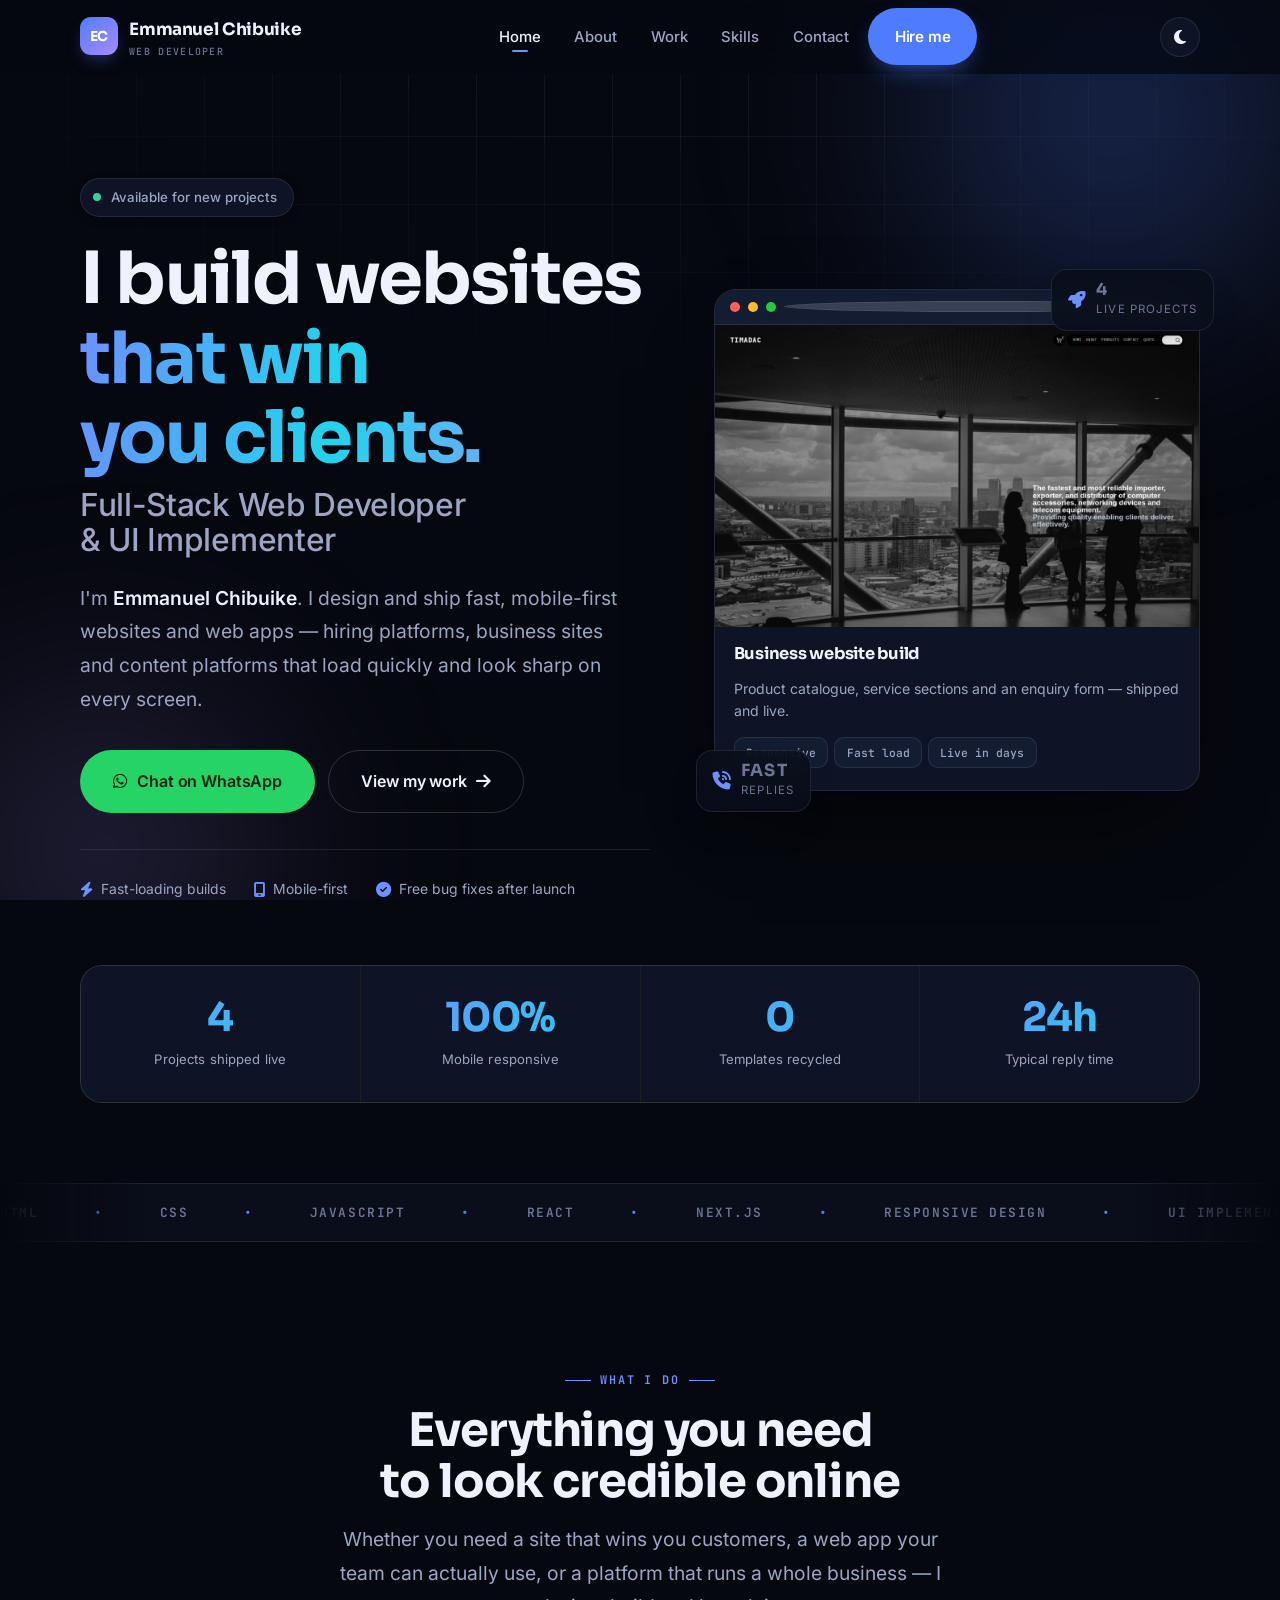
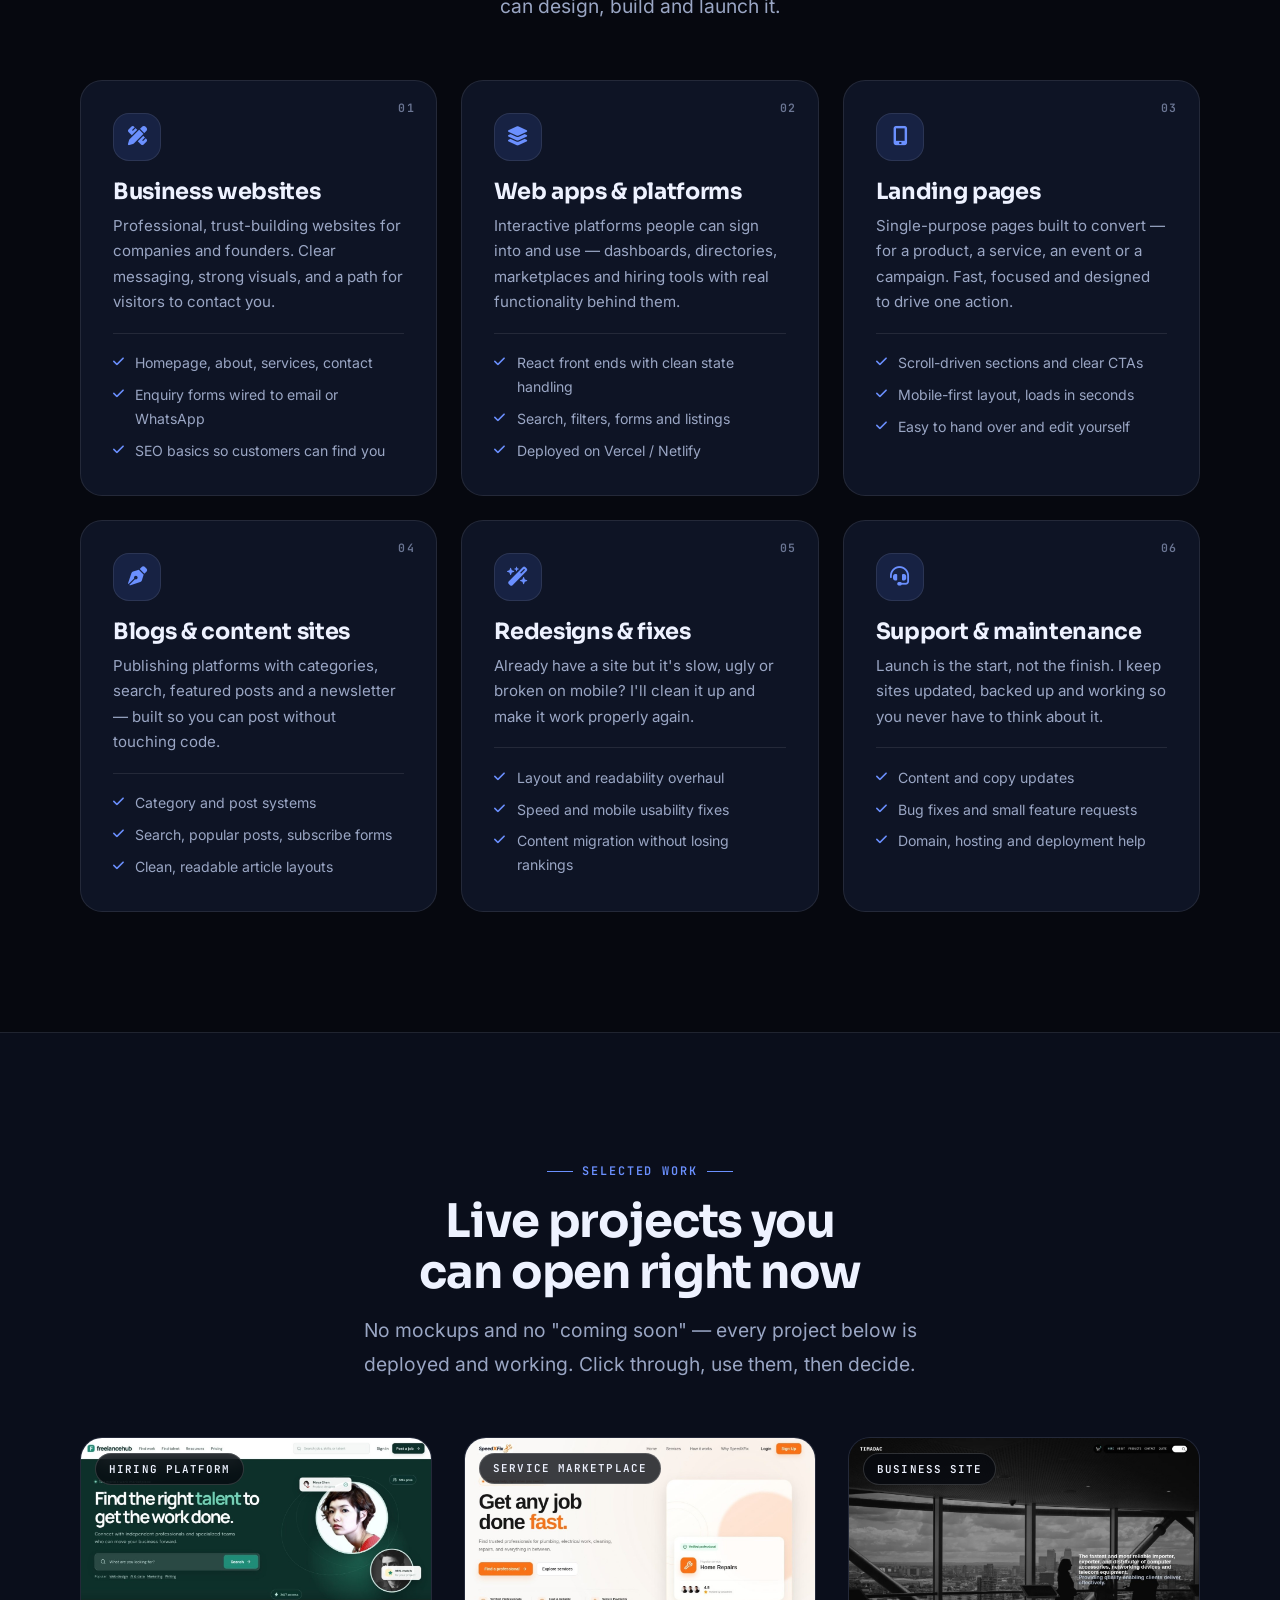
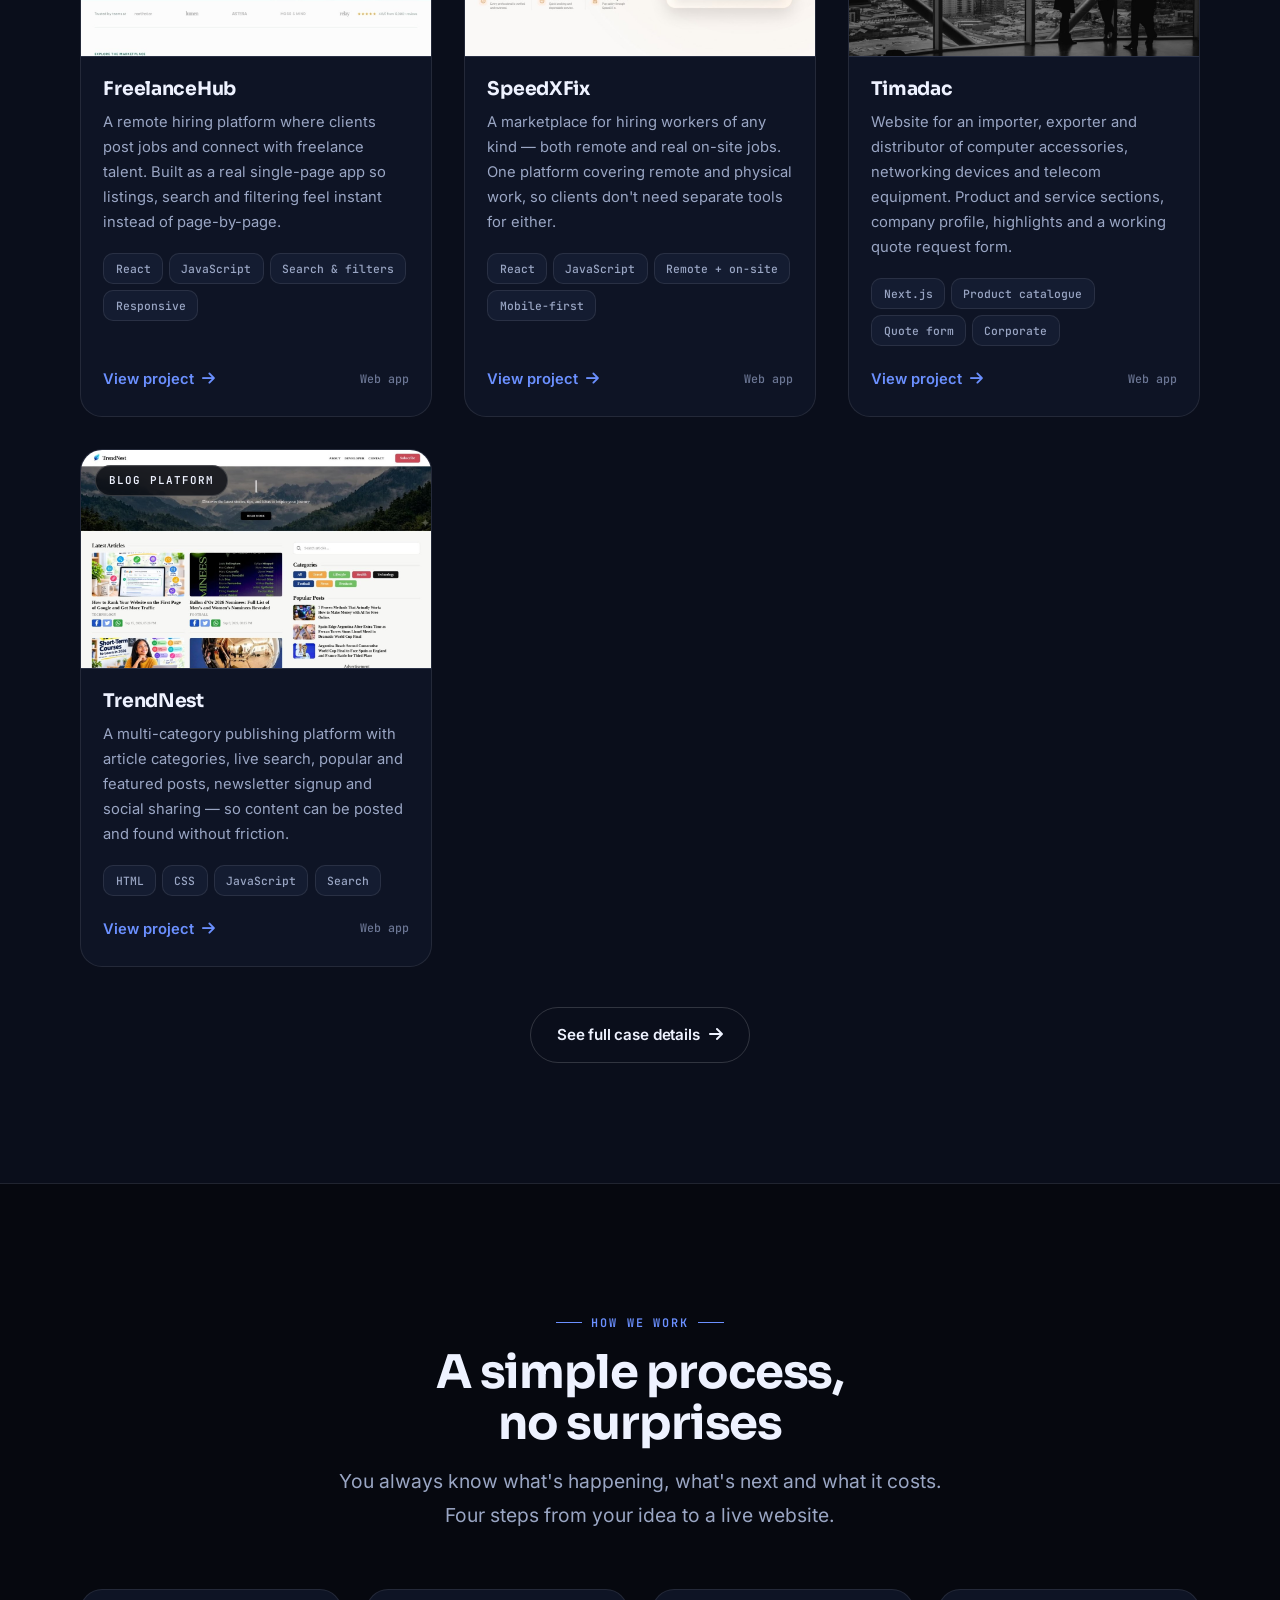
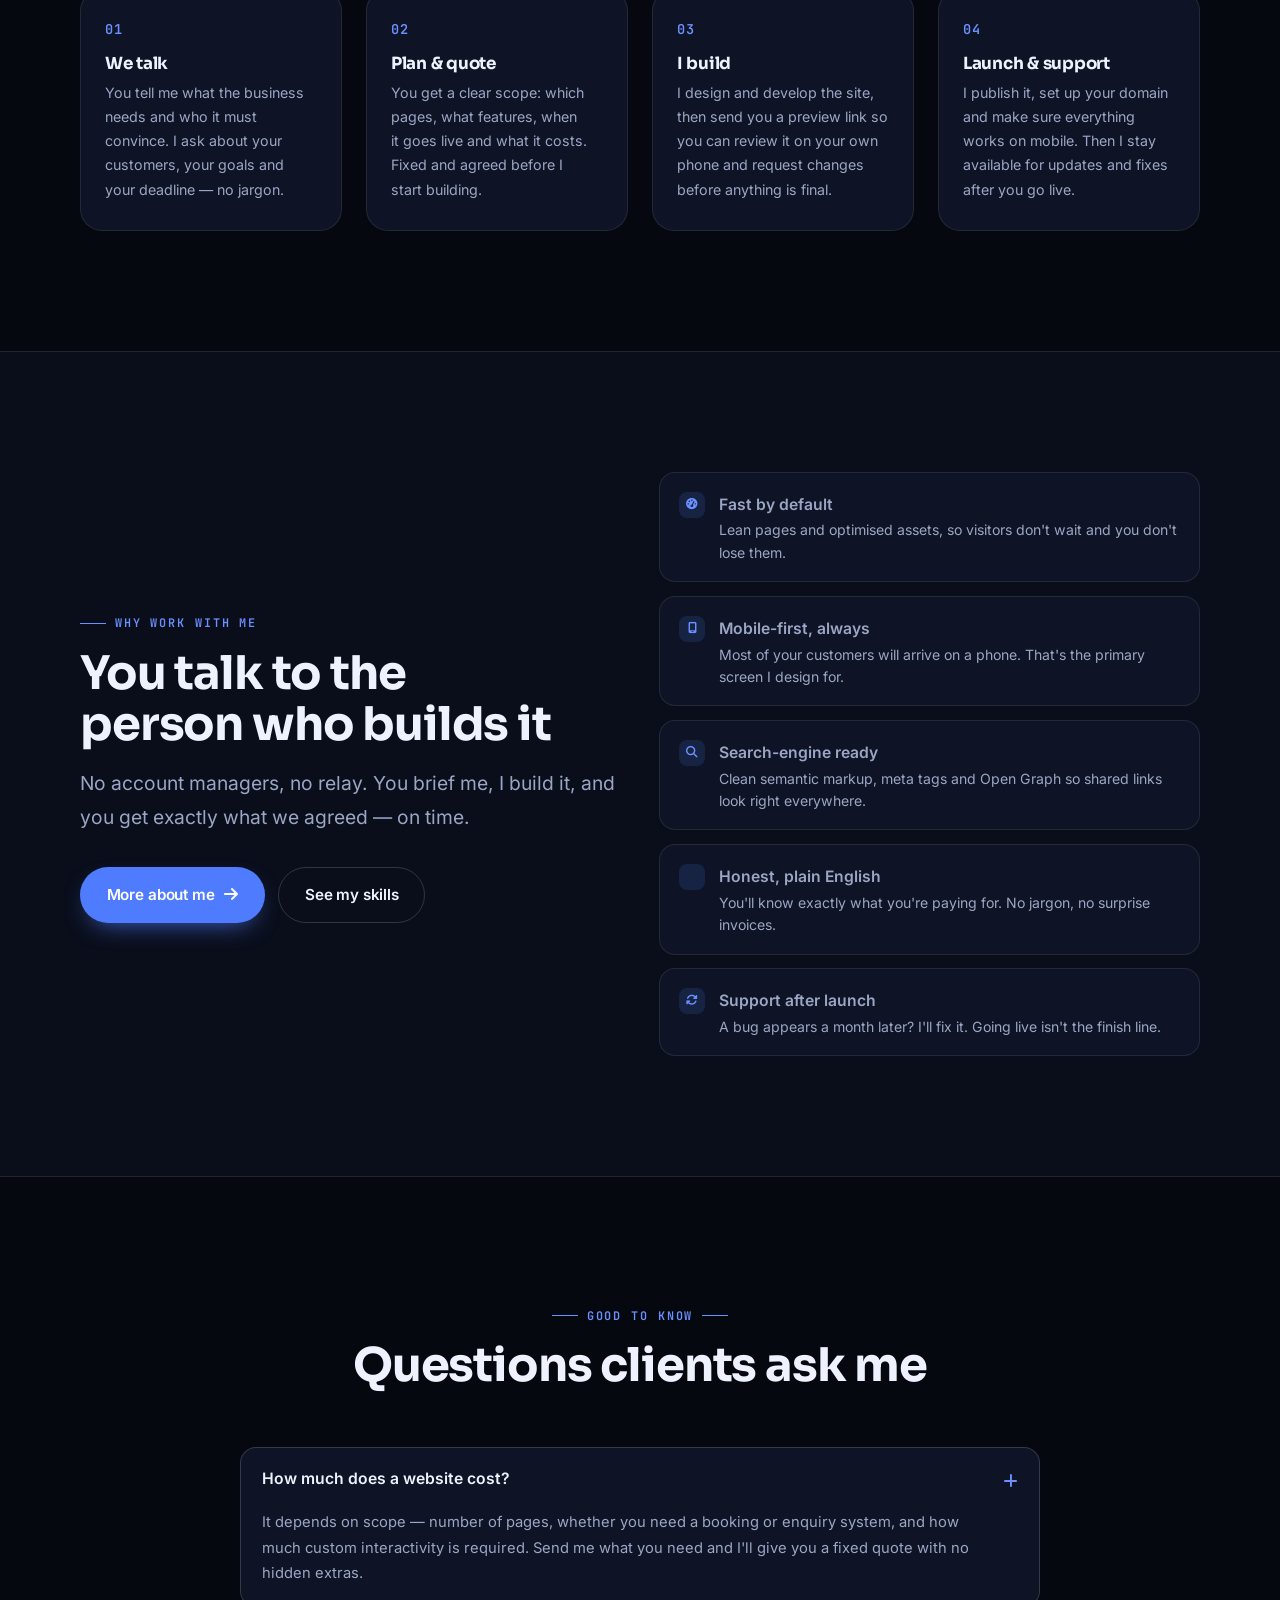
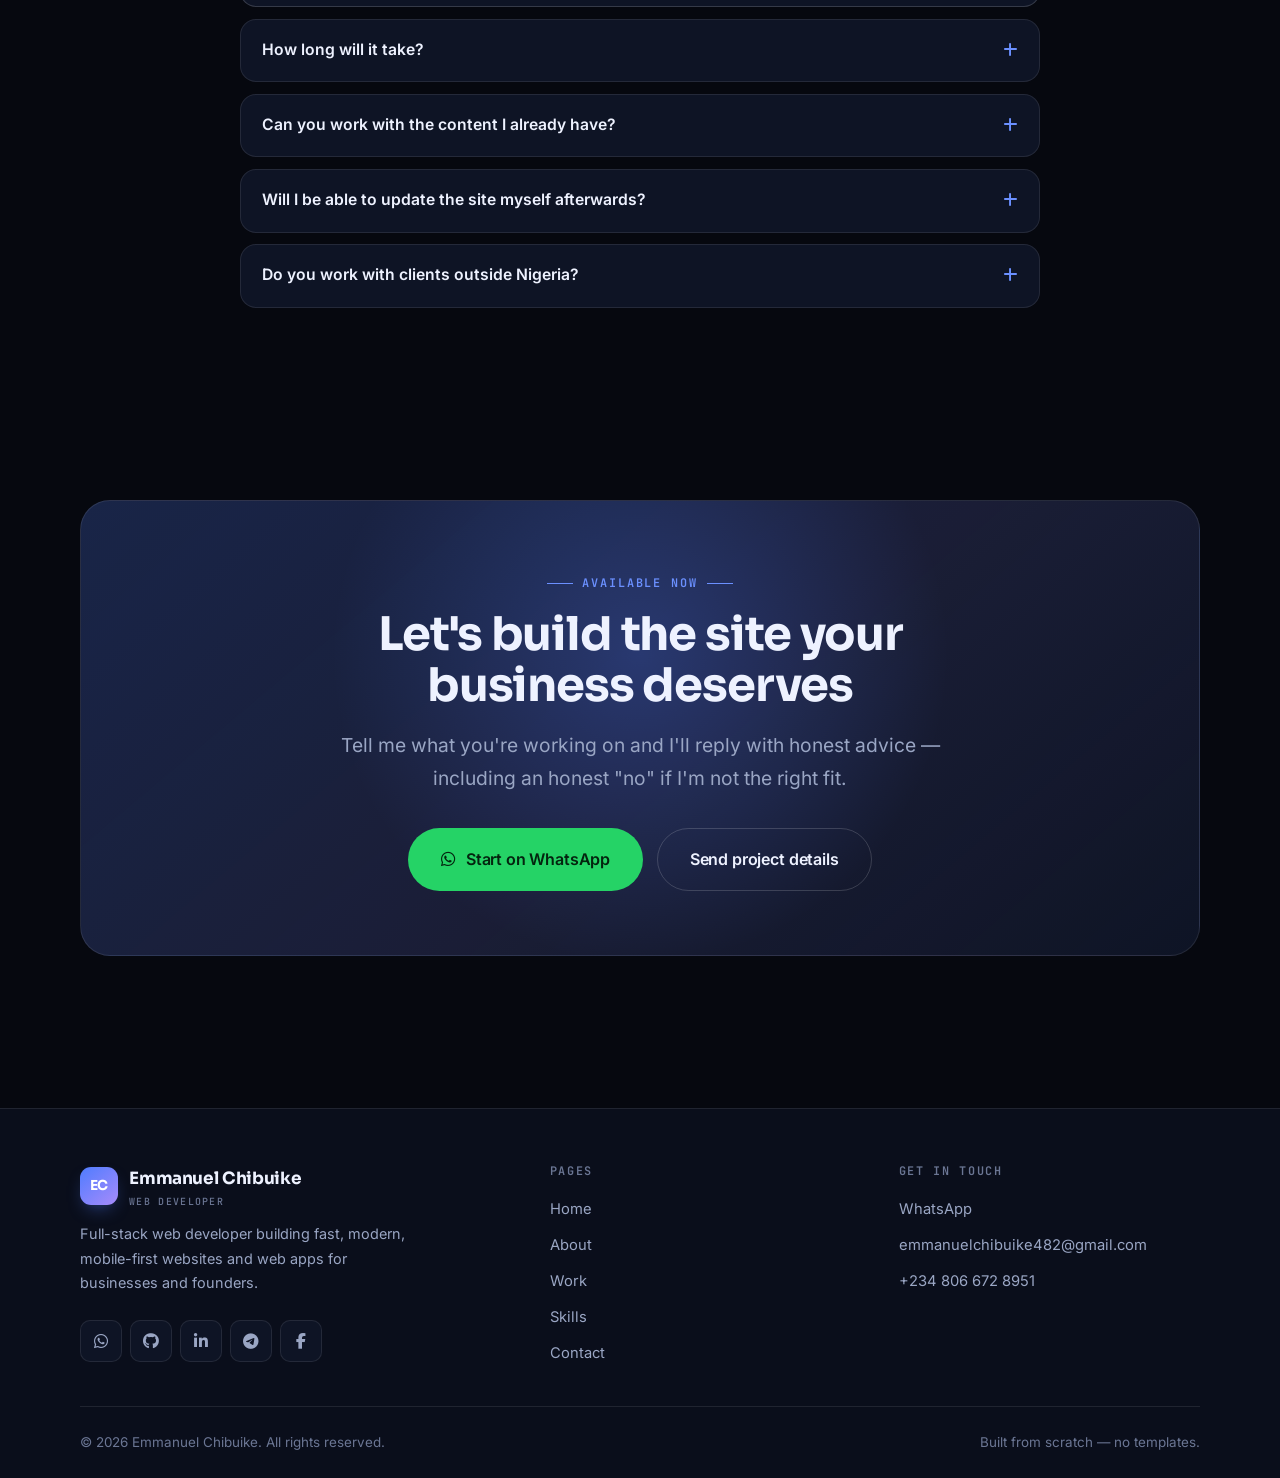
<file: index.html>
<!DOCTYPE html>
<html lang="en" data-theme="dark">
<head>
  <meta charset="UTF-8" />
  <meta name="viewport" content="width=device-width, initial-scale=1.0" />

  <title>Emmanuel Chibuike &mdash; Full-Stack Web Developer | Hire Me</title>
  <meta name="description" content="Emmanuel Chibuike is a full-stack web developer building fast, modern, responsive websites and web apps &mdash; hiring platforms, business sites and blogs. See live projects and hire me today." />
  <meta name="keywords" content="Emmanuel Chibuike, web developer Nigeria, full stack developer, hire web developer, freelance web developer, responsive website design, React developer, landing page builder, e-commerce website Nigeria, web app developer" />
  <meta name="author" content="Emmanuel Chibuike" />
  <meta name="robots" content="index, follow, max-image-preview:large" />
  <link rel="canonical" href="https://emmanuel776666.github.io/port/" />

  <!-- Open Graph -->
  <meta property="og:type" content="website" />
  <meta property="og:site_name" content="Emmanuel Chibuike &mdash; Web Developer" />
  <meta property="og:title" content="Emmanuel Chibuike &mdash; Full-Stack Web Developer | Hire Me" />
  <meta property="og:description" content="I build fast, modern, responsive websites and web apps. Hiring platforms, business sites and blogs &mdash; all live and mobile-friendly." />
  <meta property="og:url" content="https://emmanuel776666.github.io/port/" />
  <meta property="og:image" content="https://emmanuel776666.github.io/port/icon-512.png" />
  <meta property="og:image:width" content="1200" />
  <meta property="og:image:height" content="630" />
  <meta property="og:image:alt" content="Screenshot of a project built by Emmanuel Chibuike" />

  <!-- Twitter -->
  <meta name="twitter:card" content="summary_large_image" />
  <meta name="twitter:title" content="Emmanuel Chibuike &mdash; Full-Stack Web Developer" />
  <meta name="twitter:description" content="I build fast, modern, responsive websites and web apps. See live projects and hire me today." />
  <meta name="twitter:image" content="https://emmanuel776666.github.io/port/og-cover.jpg" />

  <meta name="theme-color" content="#06080f" />
  <meta name="geo.region" content="NG" />

  <script type="application/ld+json">
  {
    "@context": "https://schema.org",
    "@graph": [
      {
        "@type": "Person",
        "@id": "https://emmanuel776666.github.io/port/#person",
        "name": "Emmanuel Chibuike",
        "url": "https://emmanuel776666.github.io/port/",
        "email": "mailto:emmanuelchibuike482@gmail.com",
        "jobTitle": "Full-Stack Web Developer",
        "description": "Full-stack web developer specialising in fast, modern, responsive websites and web applications, including hiring platforms, business sites and blogs.",
        "address": { "@type": "PostalAddress", "addressCountry": "NG" },
        "knowsAbout": ["HTML", "CSS", "JavaScript", "React", "Responsive Design", "UI Implementation", "Web Performance", "Deployment"],
        "sameAs": [
          "https://github.com/emmanuel776666",
          "https://www.linkedin.com/in/emmanuel-chibuike-942356310/",
          "https://wa.me/2348066728951",
          "https://t.me/Emzyznn",
          "https://www.facebook.com/profile.php?id=61552352431273"
        ],
        "contactPoint": {
          "@type": "ContactPoint",
          "contactType": "Sales & Freelance Enquiries",
          "telephone": "+2348066728951",
          "email": "emmanuelchibuike482@gmail.com",
          "availableLanguage": ["English"]
        }
      },
      {
        "@type": "WebSite",
        "@id": "https://emmanuel776666.github.io/port/#website",
        "url": "https://emmanuel776666.github.io/port/",
        "name": "Emmanuel Chibuike &mdash; Web Developer",
        "publisher": { "@id": "https://emmanuel776666.github.io/port/#person" },
        "inLanguage": "en"
      }
    ]
  }
  </script>


  <script>document.documentElement.className += ' js';</script>
  <link rel="stylesheet" href="fonts.css" />
  <link rel="stylesheet" href="fontawesome.css" />
  <link rel="stylesheet" href="portfolio.css" />
<link rel="icon" type="image/svg+xml" href="favicon.svg" />
<link rel="icon" type="image/png" sizes="192x192" href="favicon-192x192.png" />
<link rel="icon" type="image/png" sizes="96x96" href="favicon-96x96.png" />
<link rel="apple-touch-icon" sizes="180x180" href="apple-touch-icon.png" />
<link rel="shortcut icon" href="favicon.ico" />
</head>

<body>
  <a class="skip-link" href="#main">Skip to content</a>
  <div class="bg-decor" aria-hidden="true"><div class="bg-grid"></div></div>

  <!-- ============ HEADER ============ -->
  <header class="site-header">
    <nav class="nav shell" aria-label="Primary">
      <a class="brand" href="index.html">
        <span class="brand__mark">EC</span>
        <span class="brand__text">Emmanuel Chibuike<small>Web Developer</small></span>
      </a>

      <ul class="nav__menu" id="nav-menu">
        <li><a class="nav__link" href="index.html" aria-current="page">Home</a></li>
        <li><a class="nav__link" href="about.html">About</a></li>
        <li><a class="nav__link" href="project.html">Work</a></li>
        <li><a class="nav__link" href="skills.html">Skills</a></li>
        <li><a class="nav__link" href="contact.html">Contact</a></li>
        <li><a class="btn btn--primary nav__cta" href="contact.html">Hire me</a></li>
      </ul>

      <div class="nav__actions">
        <button class="icon-btn" type="button" data-theme-toggle aria-label="Toggle colour theme">
          <i class="fa-solid fa-moon i-moon" aria-hidden="true"></i>
          <i class="fa-solid fa-sun i-sun" aria-hidden="true"></i>
        </button>
        <button class="icon-btn nav__burger" type="button" aria-expanded="false" aria-controls="nav-menu" aria-label="Toggle navigation menu">
          <i class="fa-solid fa-bars" aria-hidden="true"></i>
        </button>
      </div>
    </nav>
  </header>

  <main id="main">
    <!-- ============ HERO ============ -->
    <section class="hero">
      <div class="shell hero__grid">
        <div>
          <p class="status">
            <span class="status__dot" aria-hidden="true"></span>
            Available for new projects
          </p>

          <h1>
            <span class="line">I build websites</span>
            <span class="line gradient-text">that win you clients.</span>
            <span class="hero__role">Full-Stack Web Developer &amp; UI Implementer</span>
          </h1>

          <p class="lead hero__copy">
            I'm <strong>Emmanuel Chibuike</strong>. I design and ship fast, mobile-first
            websites and web apps &mdash; hiring platforms, business sites and content
            platforms that load quickly and look sharp on every screen.
          </p>

          <div class="btn-row">
            <a class="btn btn--wa btn--lg" href="https://wa.me/2348066728951?text=Hi%20Emmanuel%2C%20I%20found%20your%20portfolio%20and%20I%27d%20like%20to%20discuss%20a%20project." target="_blank" rel="noopener">
              <i class="fa-brands fa-whatsapp" aria-hidden="true"></i>
              Chat on WhatsApp
            </a>
            <a class="btn btn--ghost btn--lg" href="project.html">
              View my work
              <i class="fa-solid fa-arrow-right" aria-hidden="true"></i>
            </a>
          </div>

          <ul class="hero__meta">
            <li><i class="fa-solid fa-bolt" aria-hidden="true"></i> Fast-loading builds</li>
            <li><i class="fa-solid fa-mobile-screen" aria-hidden="true"></i> Mobile-first</li>
            <li><i class="fa-solid fa-circle-check" aria-hidden="true"></i> Free bug fixes after launch</li>
          </ul>
        </div>

        <div class="hero__visual">
          <div class="hero__card" data-reveal data-reveal-delay="2">
            <div class="hero__bar" aria-hidden="true">
              <span></span><span></span><span></span>
              <span class="hero__url">timadacv2.netlify.app</span>
            </div>
            <div class="hero__shot">
              <img
                src="timadac.jpg"
                width="1200"
                height="750"
                alt="Screenshot of the Timadac website, a supply and distribution company site built by Emmanuel Chibuike"
                fetchpriority="high"
                decoding="async"
              />
            </div>
            <div class="hero__body">
              <h3>Business website build</h3>
              <p>Product catalogue, service sections and an enquiry form &mdash; shipped and live.</p>
              <div class="hero__chips">
                <span class="chip">Responsive</span>
                <span class="chip">Fast load</span>
                <span class="chip">Live in days</span>
              </div>
            </div>
          </div>

          <div class="float-badge float-badge--a">
            <i class="fa-solid fa-rocket" aria-hidden="true"></i>
            <span><strong>4</strong><span>Live projects</span></span>
          </div>
          <div class="float-badge float-badge--b">
            <i class="fa-solid fa-phone-volume" aria-hidden="true"></i>
            <span><strong>Fast</strong><span>Replies</span></span>
          </div>
        </div>
      </div>

      <!-- Stats -->
      <div class="shell">
        <ul class="stats" data-reveal>
          <li class="stat"><p class="stat__value">4</p><p class="stat__label">Projects shipped live</p></li>
          <li class="stat"><p class="stat__value">100%</p><p class="stat__label">Mobile responsive</p></li>
          <li class="stat"><p class="stat__value">0</p><p class="stat__label">Templates recycled</p></li>
          <li class="stat"><p class="stat__value">24h</p><p class="stat__label">Typical reply time</p></li>
        </ul>
      </div>
    </section>

    <!-- ============ MARQUEE ============ -->
    <div class="marquee" aria-hidden="true">
      <div class="marquee__track">
        <span>HTML</span><span>CSS</span><span>JavaScript</span><span>React</span><span>Next.js</span>
        <span>Responsive Design</span><span>UI Implementation</span><span>Web Performance</span>
        <span>HTML</span><span>CSS</span><span>JavaScript</span><span>React</span><span>Next.js</span>
        <span>Responsive Design</span><span>UI Implementation</span><span>Web Performance</span>
      </div>
    </div>

    <!-- ============ SERVICES ============ -->
    <section class="section" id="services">
      <div class="shell">
        <div class="section-head section-head--center" data-reveal>
          <span class="eyebrow eyebrow--center">What I do</span>
          <h2>Everything you need to look credible online</h2>
          <p class="lead">
            Whether you need a site that wins you customers, a web app your team can
            actually use, or a platform that runs a whole business &mdash; I can design,
            build and launch it.
          </p>
        </div>

        <div class="grid-3">
          <article class="card service" data-reveal data-reveal-delay="1">
            <span class="service__num">01</span>
            <span class="card__icon"><i class="fa-solid fa-pen-ruler" aria-hidden="true"></i></span>
            <h3>Business websites</h3>
            <p>
              Professional, trust-building websites for companies and founders. Clear
              messaging, strong visuals, and a path for visitors to contact you.
            </p>
            <ul class="service__list">
              <li>Homepage, about, services, contact</li>
              <li>Enquiry forms wired to email or WhatsApp</li>
              <li>SEO basics so customers can find you</li>
            </ul>
          </article>

          <article class="card service" data-reveal data-reveal-delay="2">
            <span class="service__num">02</span>
            <span class="card__icon"><i class="fa-solid fa-layer-group" aria-hidden="true"></i></span>
            <h3>Web apps &amp; platforms</h3>
            <p>
              Interactive platforms people can sign into and use &mdash; dashboards,
              directories, marketplaces and hiring tools with real functionality
              behind them.
            </p>
            <ul class="service__list">
              <li>React front ends with clean state handling</li>
              <li>Search, filters, forms and listings</li>
              <li>Deployed on Vercel / Netlify</li>
            </ul>
          </article>

          <article class="card service" data-reveal data-reveal-delay="3">
            <span class="service__num">03</span>
            <span class="card__icon"><i class="fa-solid fa-mobile-screen-button" aria-hidden="true"></i></span>
            <h3>Landing pages</h3>
            <p>
              Single-purpose pages built to convert &mdash; for a product, a service, an
              event or a campaign. Fast, focused and designed to drive one action.
            </p>
            <ul class="service__list">
              <li>Scroll-driven sections and clear CTAs</li>
              <li>Mobile-first layout, loads in seconds</li>
              <li>Easy to hand over and edit yourself</li>
            </ul>
          </article>

          <article class="card service" data-reveal data-reveal-delay="1">
            <span class="service__num">04</span>
            <span class="card__icon"><i class="fa-solid fa-pen-nib" aria-hidden="true"></i></span>
            <h3>Blogs &amp; content sites</h3>
            <p>
              Publishing platforms with categories, search, featured posts and a
              newsletter &mdash; built so you can post without touching code.
            </p>
            <ul class="service__list">
              <li>Category and post systems</li>
              <li>Search, popular posts, subscribe forms</li>
              <li>Clean, readable article layouts</li>
            </ul>
          </article>

          <article class="card service" data-reveal data-reveal-delay="2">
            <span class="service__num">05</span>
            <span class="card__icon"><i class="fa-solid fa-wand-magic-sparkles" aria-hidden="true"></i></span>
            <h3>Redesigns &amp; fixes</h3>
            <p>
              Already have a site but it's slow, ugly or broken on mobile? I'll clean
              it up and make it work properly again.
            </p>
            <ul class="service__list">
              <li>Layout and readability overhaul</li>
              <li>Speed and mobile usability fixes</li>
              <li>Content migration without losing rankings</li>
            </ul>
          </article>

          <article class="card service" data-reveal data-reveal-delay="3">
            <span class="service__num">06</span>
            <span class="card__icon"><i class="fa-solid fa-headset" aria-hidden="true"></i></span>
            <h3>Support &amp; maintenance</h3>
            <p>
              Launch is the start, not the finish. I keep sites updated, backed up and
              working so you never have to think about it.
            </p>
            <ul class="service__list">
              <li>Content and copy updates</li>
              <li>Bug fixes and small feature requests</li>
              <li>Domain, hosting and deployment help</li>
            </ul>
          </article>
        </div>
      </div>
    </section>

    <!-- ============ SELECTED WORK ============ -->
    <section class="section" id="work" style="background: var(--bg-soft); border-block: 1px solid var(--line);">
      <div class="shell">
        <div class="section-head section-head--center" data-reveal>
          <span class="eyebrow eyebrow--center">Selected work</span>
          <h2>Live projects you can open right now</h2>
          <p class="lead">
            No mockups and no "coming soon" &mdash; every project below is deployed and
            working. Click through, use them, then decide.
          </p>
        </div>

        <div class="projects">
          <article class="project" data-reveal data-reveal-delay="1">
            <div class="project__media">
              <img src="freelance.jpg" width="1200" height="750" loading="lazy" decoding="async"
                alt="Screenshot of FreelanceHub, a platform where clients hire freelance workers remotely" />
              <span class="project__badge">Hiring platform</span>
              <span class="project__live"><i class="fa-solid fa-arrow-up-right-from-square" aria-hidden="true"></i> Open live site</span>
            </div>
            <div class="project__body">
              <h3>FreelanceHub</h3>
              <p>
                A remote hiring platform where clients post jobs and connect with
                freelance talent. Built as a real single-page app so listings, search
                and filtering feel instant instead of page-by-page.
              </p>
              <div class="chips">
                <span class="chip">React</span><span class="chip">JavaScript</span>
                <span class="chip">Search &amp; filters</span><span class="chip">Responsive</span>
              </div>
              <div class="project__foot">
                <a class="link-arrow" href="https://freelance-xi-ruddy.vercel.app/" target="_blank" rel="noopener">
                  View project <i class="fa-solid fa-arrow-right" aria-hidden="true"></i>
                </a>
                <span class="project__year">Web app</span>
              </div>
            </div>
          </article>

          <article class="project" data-reveal data-reveal-delay="2">
            <div class="project__media">
              <img src="speedxfix.jpg" width="1200" height="750" loading="lazy" decoding="async"
                alt="Screenshot of SpeedXFix, a platform for hiring remote and on-site workers of any kind" />
              <span class="project__badge">Service marketplace</span>
              <span class="project__live"><i class="fa-solid fa-arrow-up-right-from-square" aria-hidden="true"></i> Open live site</span>
            </div>
            <div class="project__body">
              <h3>SpeedXFix</h3>
              <p>
                A marketplace for hiring workers of any kind &mdash; both remote and real
                on-site jobs. One platform covering remote and physical work, so
                clients don't need separate tools for either.
              </p>
              <div class="chips">
                <span class="chip">React</span><span class="chip">JavaScript</span>
                <span class="chip">Remote + on-site</span><span class="chip">Mobile-first</span>
              </div>
              <div class="project__foot">
                <a class="link-arrow" href="https://speedxfix-pi.vercel.app/" target="_blank" rel="noopener">
                  View project <i class="fa-solid fa-arrow-right" aria-hidden="true"></i>
                </a>
                <span class="project__year">Web app</span>
              </div>
            </div>
          </article>

          <article class="project" data-reveal data-reveal-delay="3">
            <div class="project__media">
              <img src="timadac.jpg" width="1200" height="750" loading="lazy" decoding="async"
                alt="Screenshot of the Timadac website for electrical, networking and telecom equipment supply" />
              <span class="project__badge">Business site</span>
              <span class="project__live"><i class="fa-solid fa-arrow-up-right-from-square" aria-hidden="true"></i> Open live site</span>
            </div>
            <div class="project__body">
              <h3>Timadac</h3>
              <p>
                Website for an importer, exporter and distributor of computer
                accessories, networking devices and telecom equipment. Product and
                service sections, company profile, highlights and a working quote
                request form.
              </p>
              <div class="chips">
                <span class="chip">Next.js</span><span class="chip">Product catalogue</span>
                <span class="chip">Quote form</span><span class="chip">Corporate</span>
              </div>
              <div class="project__foot">
                <a class="link-arrow" href="https://timadacv2.netlify.app" target="_blank" rel="noopener">
                  View project <i class="fa-solid fa-arrow-right" aria-hidden="true"></i>
                </a>
                <span class="project__year">Web app</span>
              </div>
            </div>
          </article>

          <article class="project" data-reveal data-reveal-delay="4">
            <div class="project__media">
              <img src="trendnest.jpg" width="1200" height="750" loading="lazy" decoding="async"
                alt="Screenshot of TrendNest, a multi-category blog and content platform" />
              <span class="project__badge">Blog platform</span>
              <span class="project__live"><i class="fa-solid fa-arrow-up-right-from-square" aria-hidden="true"></i> Open live site</span>
            </div>
            <div class="project__body">
              <h3>TrendNest</h3>
              <p>
                A multi-category publishing platform with article categories, live
                search, popular and featured posts, newsletter signup and social
                sharing &mdash; so content can be posted and found without friction.
              </p>
              <div class="chips">
                <span class="chip">HTML</span><span class="chip">CSS</span>
                <span class="chip">JavaScript</span><span class="chip">Search</span>
              </div>
              <div class="project__foot">
                <a class="link-arrow" href="https://www.trendnestblogs.com" target="_blank" rel="noopener">
                  View project <i class="fa-solid fa-arrow-right" aria-hidden="true"></i>
                </a>
                <span class="project__year">Web app</span>
              </div>
            </div>
          </article>
        </div>

        <div class="btn-row" style="justify-content:center; margin-top: 2.5rem;" data-reveal>
          <a class="btn btn--ghost" href="project.html">
            See full case details <i class="fa-solid fa-arrow-right" aria-hidden="true"></i>
          </a>
        </div>
      </div>
    </section>

    <!-- ============ PROCESS ============ -->
    <section class="section" id="process">
      <div class="shell">
        <div class="section-head section-head--center" data-reveal>
          <span class="eyebrow eyebrow--center">How we work</span>
          <h2>A simple process, no surprises</h2>
          <p class="lead">
            You always know what's happening, what's next and what it costs. Four
            steps from your idea to a live website.
          </p>
        </div>

        <div class="process">
          <article class="step" data-reveal data-reveal-delay="1">
            <h3>We talk</h3>
            <p>
              You tell me what the business needs and who it must convince. I ask
              about your customers, your goals and your deadline &mdash; no jargon.
            </p>
          </article>
          <article class="step" data-reveal data-reveal-delay="2">
            <h3>Plan &amp; quote</h3>
            <p>
              You get a clear scope: which pages, what features, when it goes live
              and what it costs. Fixed and agreed before I start building.
            </p>
          </article>
          <article class="step" data-reveal data-reveal-delay="3">
            <h3>I build</h3>
            <p>
              I design and develop the site, then send you a preview link so you can
              review it on your own phone and request changes before anything is
              final.
            </p>
          </article>
          <article class="step" data-reveal data-reveal-delay="4">
            <h3>Launch &amp; support</h3>
            <p>
              I publish it, set up your domain and make sure everything works on
              mobile. Then I stay available for updates and fixes after you go live.
            </p>
          </article>
        </div>
      </div>
    </section>

    <!-- ============ WHY ME ============ -->
    <section class="section" style="background: var(--bg-soft); border-block: 1px solid var(--line);">
      <div class="shell">
        <div class="grid-2" style="align-items: center;">
          <div data-reveal>
            <span class="eyebrow">Why work with me</span>
            <h2 style="margin-top: 0.9rem;">You talk to the person who builds it</h2>
            <p class="lead" style="margin-top: 1.1rem;">
              No account managers, no relay. You brief me, I build it, and you get
              exactly what we agreed &mdash; on time.
            </p>
            <div class="btn-row" style="margin-top: 2rem;">
              <a class="btn btn--primary" href="about.html">More about me <i class="fa-solid fa-arrow-right" aria-hidden="true"></i></a>
              <a class="btn btn--ghost" href="skills.html">See my skills</a>
            </div>
          </div>

          <ul class="feature-list" data-reveal data-reveal-delay="2">
            <li>
              <i class="fa-solid fa-gauge-high" aria-hidden="true"></i>
              <span><strong>Fast by default</strong><span>Lean pages and optimised assets, so visitors don't wait and you don't lose them.</span></span>
            </li>
            <li>
              <i class="fa-solid fa-mobile-screen" aria-hidden="true"></i>
              <span><strong>Mobile-first, always</strong><span>Most of your customers will arrive on a phone. That's the primary screen I design for.</span></span>
            </li>
            <li>
              <i class="fa-solid fa-magnifying-glass" aria-hidden="true"></i>
              <span><strong>Search-engine ready</strong><span>Clean semantic markup, meta tags and Open Graph so shared links look right everywhere.</span></span>
            </li>
            <li>
              <i class="fa-solid fa-plain" aria-hidden="true"></i>
              <span><strong>Honest, plain English</strong><span>You'll know exactly what you're paying for. No jargon, no surprise invoices.</span></span>
            </li>
            <li>
              <i class="fa-solid fa-rotate" aria-hidden="true"></i>
              <span><strong>Support after launch</strong><span>A bug appears a month later? I'll fix it. Going live isn't the finish line.</span></span>
            </li>
          </ul>
        </div>
      </div>
    </section>

    <!-- ============ FAQ ============ -->
    <section class="section" id="faq">
      <div class="shell">
        <div class="section-head section-head--center" data-reveal>
          <span class="eyebrow eyebrow--center">Good to know</span>
          <h2>Questions clients ask me</h2>
        </div>

        <div class="faq" data-reveal>
          <details open>
            <summary>How much does a website cost?</summary>
            <p class="faq__body">
              It depends on scope &mdash; number of pages, whether you need a booking or
              enquiry system, and how much custom interactivity is required. Send me
              what you need and I'll give you a fixed quote with no hidden extras.
            </p>
          </details>
          <details>
            <summary>How long will it take?</summary>
            <p class="faq__body">
              A focused business site usually goes live within days, not weeks. Web
              apps with more logic take longer. I'll give you a realistic timeline
              before we start, and I'll tell you early if anything changes.
            </p>
          </details>
          <details>
            <summary>Can you work with the content I already have?</summary>
            <p class="faq__body">
              Yes. If you have an existing site, text, images or logos, I'll work
              with what you have and improve it. If you don't, I can write the copy
              structure and advise on the images you need.
            </p>
          </details>
          <details>
            <summary>Will I be able to update the site myself afterwards?</summary>
            <p class="faq__body">
              Yes. I'll hand it over clearly organised, and I'll show you how to make
              the everyday edits yourself. If you'd rather not touch it, I can handle
              updates for you.
            </p>
          </details>
          <details>
            <summary>Do you work with clients outside Nigeria?</summary>
            <p class="faq__body">
              Yes. I work remotely with clients anywhere, across different time zones,
              with everything documented so we're never guessing about what's happening.
            </p>
          </details>
        </div>
      </div>
    </section>

    <!-- ============ CTA ============ -->
    <section class="section section--tight">
      <div class="shell">
        <div class="cta-band" data-reveal>
          <span class="eyebrow eyebrow--center">Available now</span>
          <h2 style="margin-top: 1rem;">Let's build the site your business deserves</h2>
          <p class="lead">
            Tell me what you're working on and I'll reply with honest advice &mdash; including
            an honest "no" if I'm not the right fit.
          </p>
          <div class="btn-row">
            <a class="btn btn--wa btn--lg" href="https://wa.me/2348066728951?text=Hi%20Emmanuel%2C%20I%27d%20like%20to%20discuss%20a%20website%20project." target="_blank" rel="noopener">
              <i class="fa-brands fa-whatsapp" aria-hidden="true"></i>
              Start on WhatsApp
            </a>
            <a class="btn btn--ghost btn--lg" href="contact.html">Send project details</a>
          </div>
        </div>
      </div>
    </section>
  </main>

  <!-- ============ FOOTER ============ -->
  <footer class="site-footer">
    <div class="shell">
      <div class="footer-top">
        <div>
          <a class="brand" href="index.html">
            <span class="brand__mark">EC</span>
            <span class="brand__text">Emmanuel Chibuike<small>Web Developer</small></span>
          </a>
          <p>
            Full-stack web developer building fast, modern, mobile-first websites and
            web apps for businesses and founders.
          </p>
          <div class="socials">
            <a href="https://wa.me/2348066728951" target="_blank" rel="noopener" data-net="whatsapp" aria-label="WhatsApp"><i class="fa-brands fa-whatsapp" aria-hidden="true"></i></a>
            <a href="https://github.com/emmanuel776666" target="_blank" rel="noopener" data-net="github" aria-label="GitHub"><i class="fa-brands fa-github" aria-hidden="true"></i></a>
            <a href="https://www.linkedin.com/in/emmanuel-chibuike-942356310/" target="_blank" rel="noopener" data-net="linkedin" aria-label="LinkedIn"><i class="fa-brands fa-linkedin-in" aria-hidden="true"></i></a>
            <a href="https://t.me/Emzyznn" target="_blank" rel="noopener" data-net="telegram" aria-label="Telegram"><i class="fa-brands fa-telegram" aria-hidden="true"></i></a>
            <a href="https://www.facebook.com/profile.php?id=61552352431273" target="_blank" rel="noopener" data-net="facebook" aria-label="Facebook"><i class="fa-brands fa-facebook-f" aria-hidden="true"></i></a>
          </div>
        </div>

        <div class="footer-col">
          <h4>Pages</h4>
          <ul>
            <li><a href="index.html">Home</a></li>
            <li><a href="about.html">About</a></li>
            <li><a href="project.html">Work</a></li>
            <li><a href="skills.html">Skills</a></li>
            <li><a href="contact.html">Contact</a></li>
          </ul>
        </div>

        <div class="footer-col">
          <h4>Get in touch</h4>
          <ul>
            <li><a href="https://wa.me/2348066728951" target="_blank" rel="noopener">WhatsApp</a></li>
            <li><a href="mailto:emmanuelchibuike482@gmail.com">emmanuelchibuike482@gmail.com</a></li>
            <li><a href="tel:+2348066728951">+234 806 672 8951</a></li>
          </ul>
        </div>
      </div>

      <div class="footer-bottom">
        <p>&copy; <span data-year>2025</span> Emmanuel Chibuike. All rights reserved.</p>
        <p>Built from scratch &mdash; no templates.</p>
      </div>
    </div>
  </footer>

  <script src="portfolio.js" defer></script>
</body>
</html>
</file>
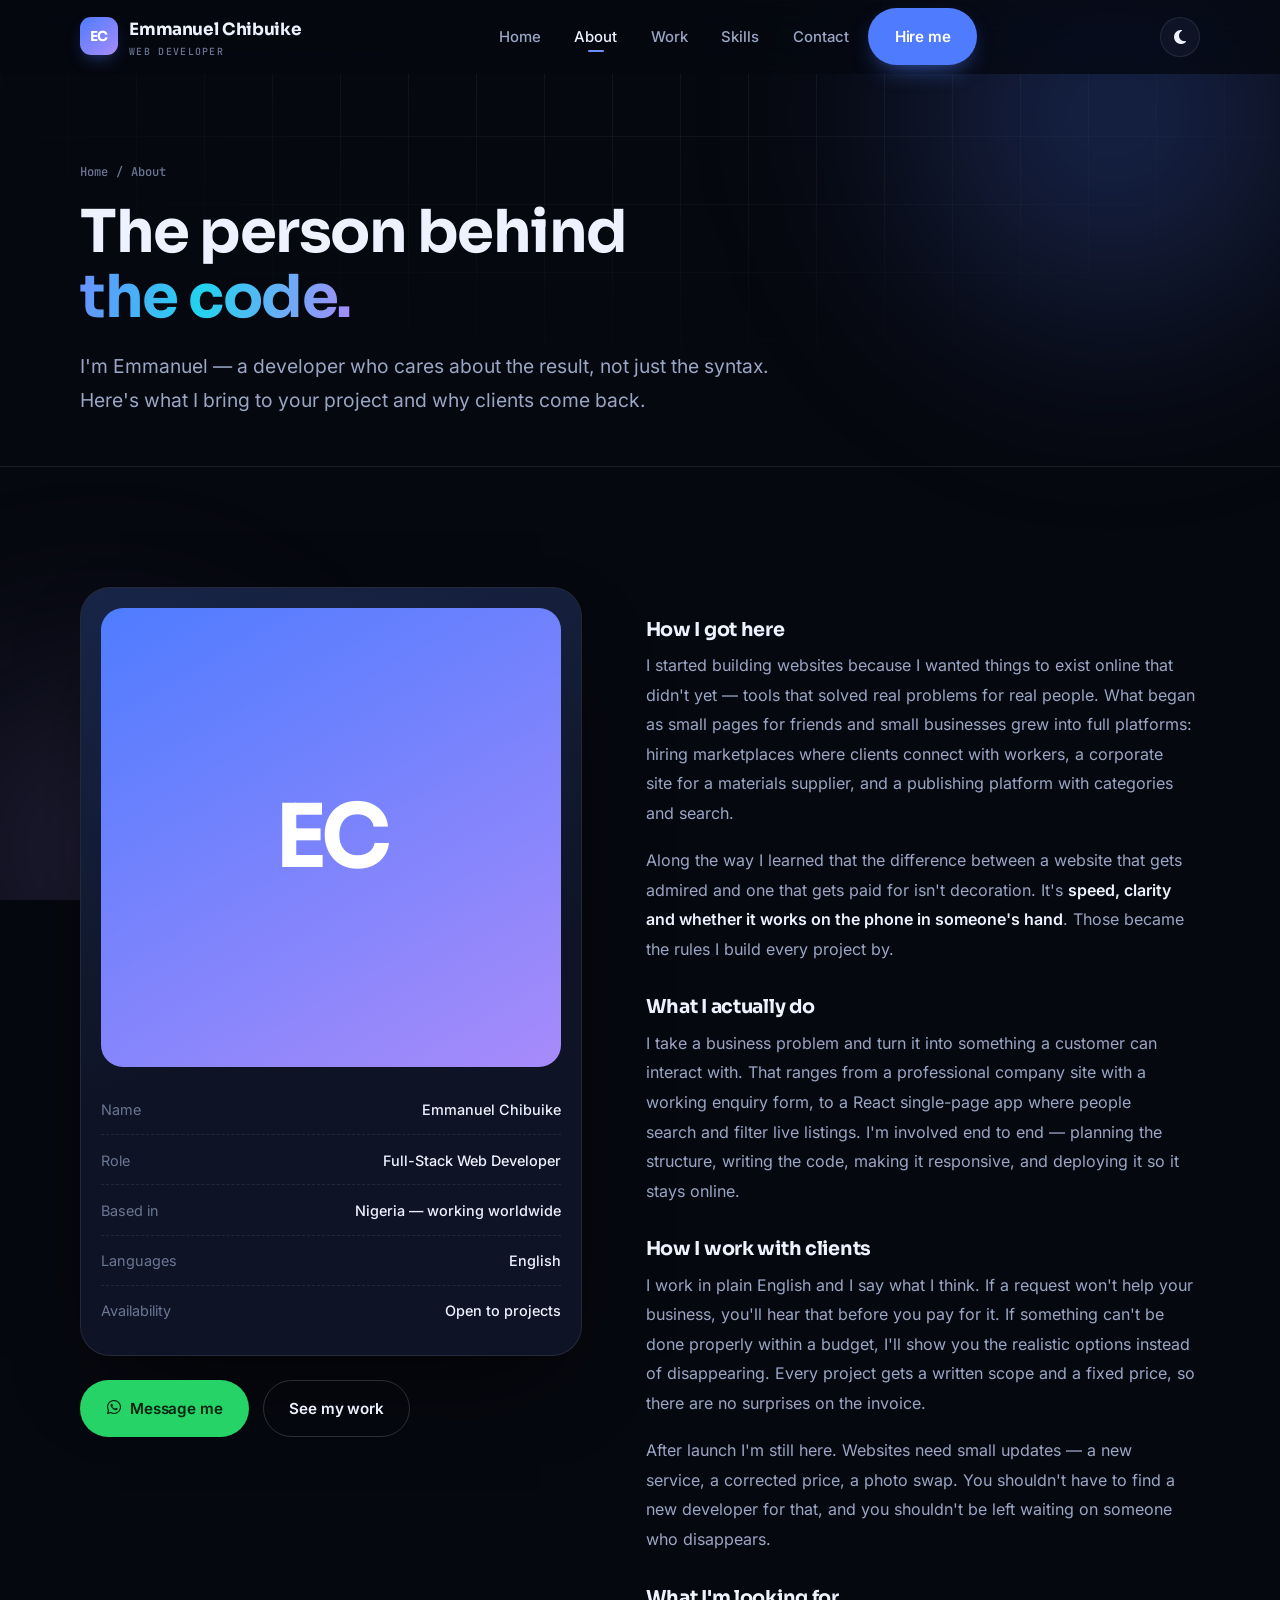
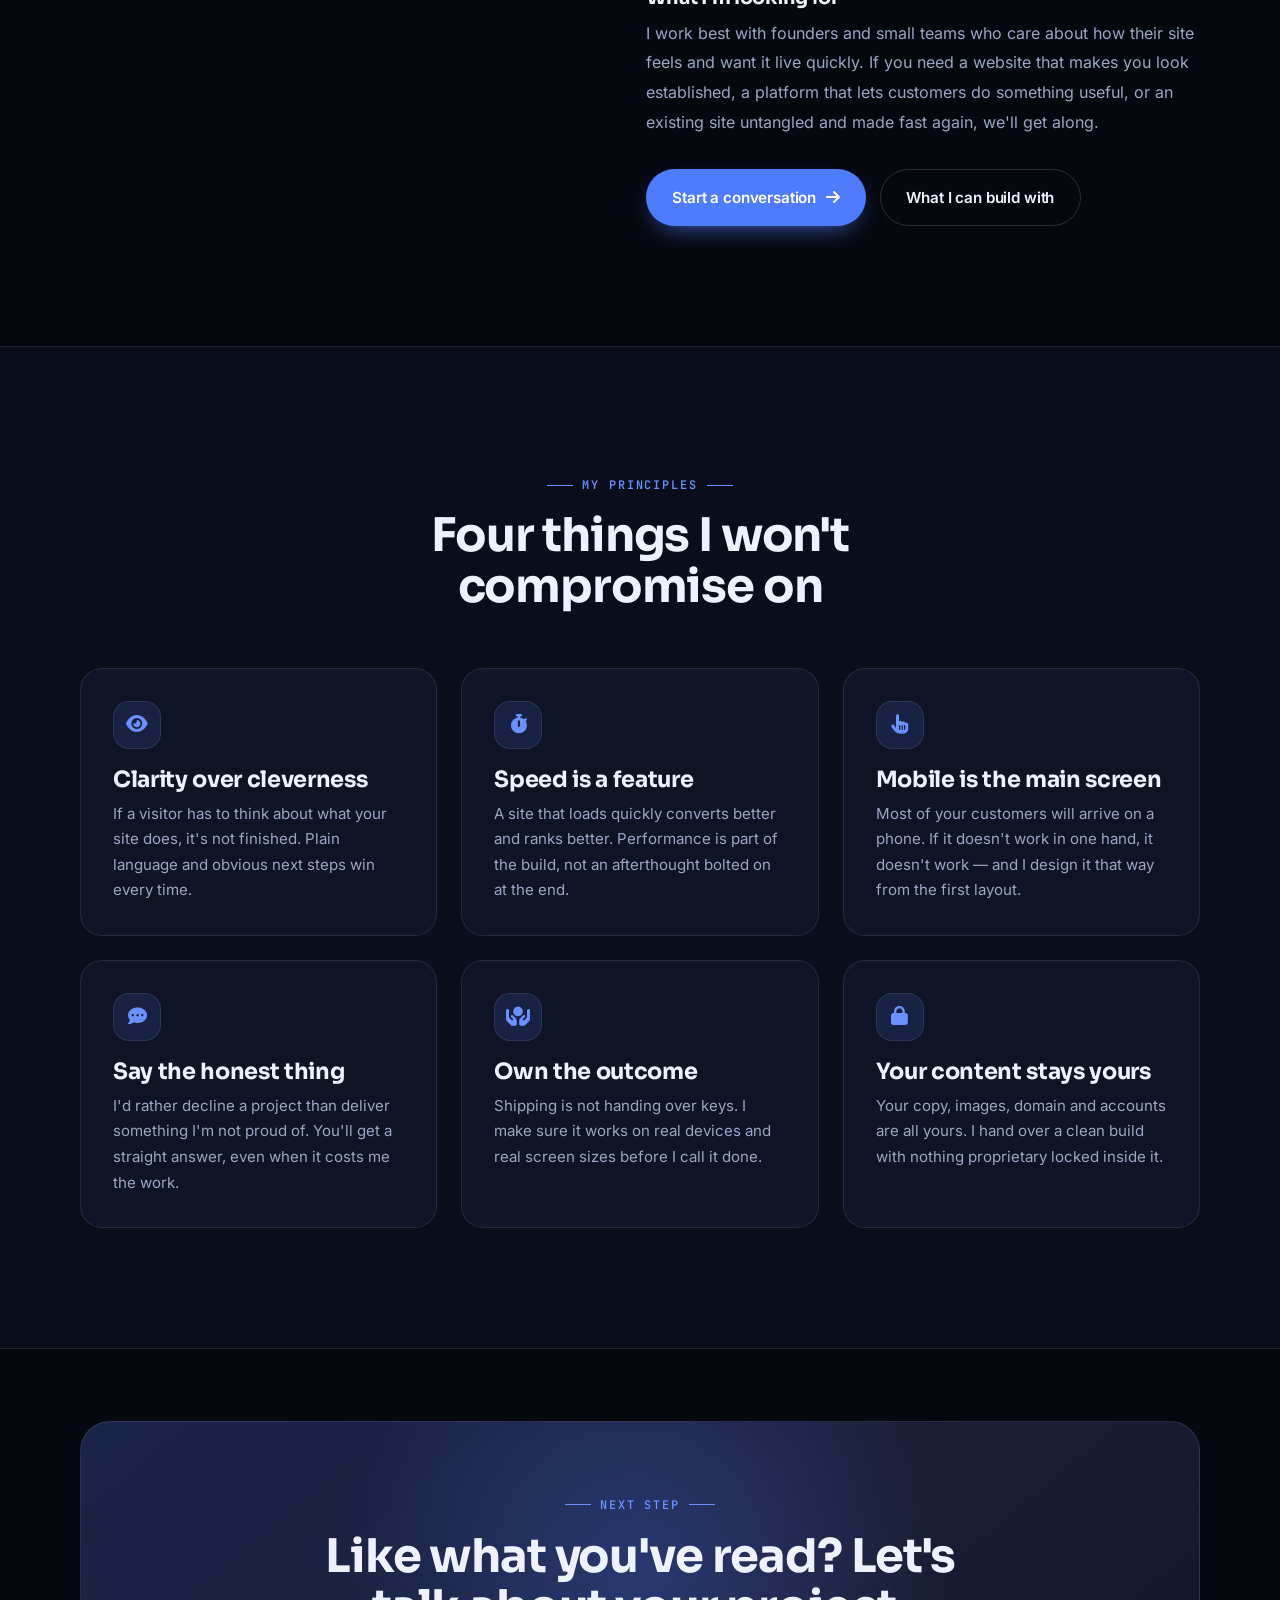
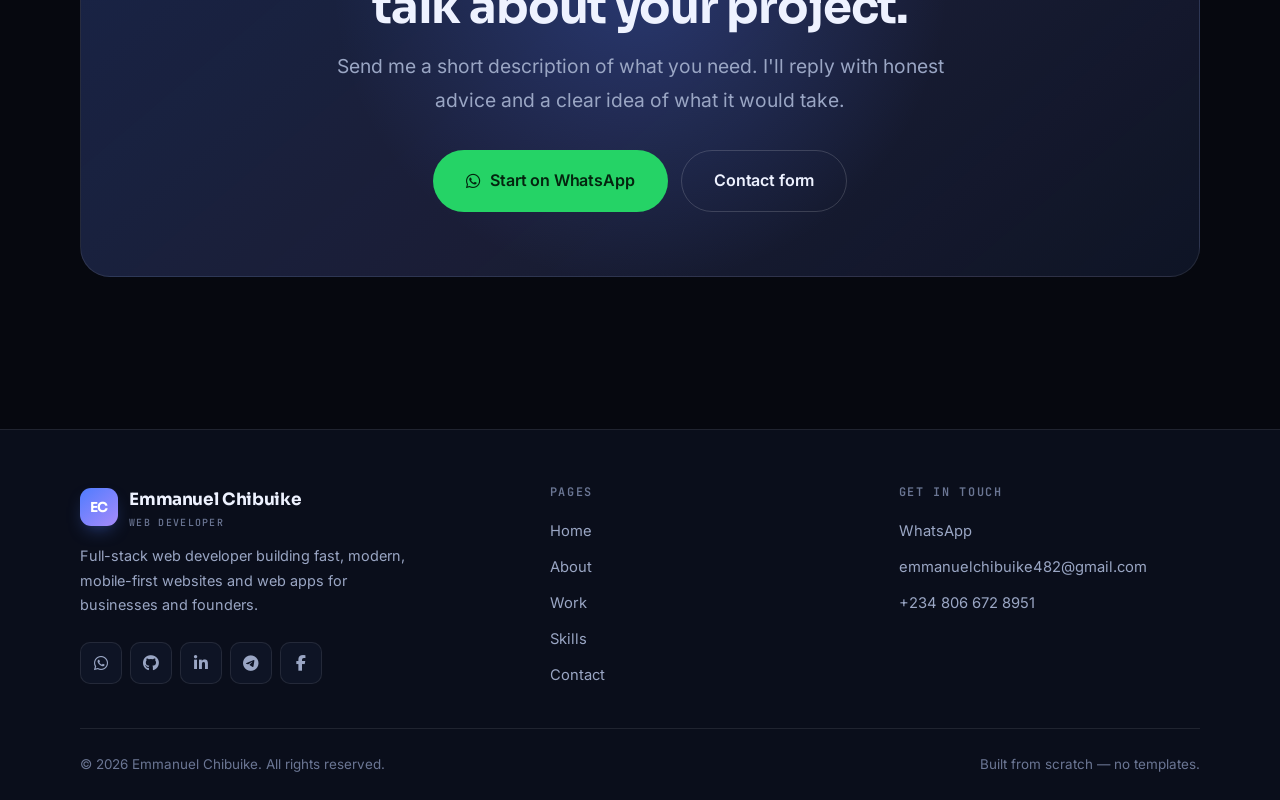
<file: about.html>
<!DOCTYPE html>
<html lang="en" data-theme="dark">
<head>
  <meta charset="UTF-8" />
  <meta name="viewport" content="width=device-width, initial-scale=1.0" />

  <title>About Emmanuel Chibuike &mdash; Full-Stack Web Developer</title>
  <meta name="description" content="Emmanuel Chibuike is a full-stack web developer based in Nigeria, building fast, modern, mobile-first websites and web applications for businesses, founders and hiring platforms." />
  <meta name="keywords" content="about Emmanuel Chibuike, web developer Nigeria, freelance web developer, full stack developer, responsive web design, React developer" />
  <meta name="robots" content="index, follow, max-image-preview:large" />
  <link rel="canonical" href="https://emmanuel776666.github.io/port/about.html" />

  <meta property="og:type" content="profile" />
  <meta property="og:site_name" content="Emmanuel Chibuike &mdash; Web Developer" />
  <meta property="og:title" content="About Emmanuel Chibuike &mdash; Full-Stack Web Developer" />
  <meta property="og:description" content="I build fast, modern, mobile-first websites and web apps for businesses and founders." />
  <meta property="og:url" content="https://emmanuel776666.github.io/port/about.html" />
  <meta property="og:image" content="https://emmanuel776666.github.io/port/og-cover.jpg" />
  <meta property="og:image:width" content="1200" />
  <meta property="og:image:height" content="630" />
  <meta property="og:image:alt" content="Screenshot of a project built by Emmanuel Chibuike" />

  <meta name="twitter:card" content="summary_large_image" />
  <meta name="twitter:title" content="About Emmanuel Chibuike &mdash; Full-Stack Web Developer" />
  <meta name="twitter:description" content="I build fast, modern, mobile-first websites and web apps for businesses and founders." />
  <meta name="twitter:image" content="https://emmanuel776666.github.io/port/og-cover.jpg" />

  <meta name="theme-color" content="#06080f" />
  <meta name="geo.region" content="NG" />

  <script type="application/ld+json">
  {
    "@context": "https://schema.org",
    "@type": "AboutPage",
    "url": "https://emmanuel776666.github.io/port/about.html",
    "name": "About Emmanuel Chibuike",
    "mainEntity": {
      "@type": "Person",
      "name": "Emmanuel Chibuike",
      "jobTitle": "Full-Stack Web Developer",
      "email": "mailto:emmanuelchibuike482@gmail.com",
      "address": { "@type": "PostalAddress", "addressCountry": "NG" },
      "sameAs": [
        "https://github.com/emmanuel776666",
        "https://www.linkedin.com/in/emmanuel-chibuike-942356310/",
        "https://wa.me/2348066728951"
      ]
    }
  }
  </script>

  <script>document.documentElement.className += ' js';</script>
  <link rel="stylesheet" href="fonts.css" />
  <link rel="stylesheet" href="fontawesome.css" />
  <link rel="stylesheet" href="portfolio.css" />
<link rel="icon" type="image/svg+xml" href="favicon.svg" />
<link rel="icon" type="image/png" sizes="192x192" href="favicon-192x192.png" />
<link rel="icon" type="image/png" sizes="96x96" href="favicon-96x96.png" />
<link rel="apple-touch-icon" sizes="180x180" href="apple-touch-icon.png" />
<link rel="shortcut icon" href="favicon.ico" />
</head>

<body>
  <a class="skip-link" href="#main">Skip to content</a>
  <div class="bg-decor" aria-hidden="true"><div class="bg-grid"></div></div>

  <header class="site-header">
    <nav class="nav shell" aria-label="Primary">
      <a class="brand" href="index.html">
        <span class="brand__mark">EC</span>
        <span class="brand__text">Emmanuel Chibuike<small>Web Developer</small></span>
      </a>
      <ul class="nav__menu" id="nav-menu">
        <li><a class="nav__link" href="index.html">Home</a></li>
        <li><a class="nav__link" href="about.html" aria-current="page">About</a></li>
        <li><a class="nav__link" href="project.html">Work</a></li>
        <li><a class="nav__link" href="skills.html">Skills</a></li>
        <li><a class="nav__link" href="contact.html">Contact</a></li>
        <li><a class="btn btn--primary nav__cta" href="contact.html">Hire me</a></li>
      </ul>
      <div class="nav__actions">
        <button class="icon-btn" type="button" data-theme-toggle aria-label="Toggle colour theme">
          <i class="fa-solid fa-moon i-moon" aria-hidden="true"></i>
          <i class="fa-solid fa-sun i-sun" aria-hidden="true"></i>
        </button>
        <button class="icon-btn nav__burger" type="button" aria-expanded="false" aria-controls="nav-menu" aria-label="Toggle navigation menu">
          <i class="fa-solid fa-bars" aria-hidden="true"></i>
        </button>
      </div>
    </nav>
  </header>

  <main id="main">
    <section class="page-hero">
      <div class="shell">
        <nav class="crumbs" aria-label="Breadcrumb">
          <a href="index.html">Home</a> <span aria-hidden="true">/</span> <span>About</span>
        </nav>
        <h1>The person behind<br /><span class="gradient-text">the code.</span></h1>
        <p class="lead">
          I'm Emmanuel &mdash; a developer who cares about the result, not just the syntax.
          Here's what I bring to your project and why clients come back.
        </p>
      </div>
    </section>

    <section class="section">
      <div class="shell about">
        <div data-reveal>
          <div class="about__portrait">
            <div class="about__avatar" aria-hidden="true">EC</div>
            <ul class="about__facts">
              <li><span class="k">Name</span><span class="v">Emmanuel Chibuike</span></li>
              <li><span class="k">Role</span><span class="v">Full-Stack Web Developer</span></li>
              <li><span class="k">Based in</span><span class="v">Nigeria &mdash; working worldwide</span></li>
              <li><span class="k">Languages</span><span class="v">English</span></li>
              <li><span class="k">Availability</span><span class="v">Open to projects</span></li>
            </ul>
          </div>
          <div class="btn-row" style="margin-top: 1.5rem;">
            <a class="btn btn--wa" href="https://wa.me/2348066728951?text=Hi%20Emmanuel%2C%20I%20read%20your%20about%20page%20and%20I%27d%20like%20to%20talk%20about%20a%20project." target="_blank" rel="noopener">
              <i class="fa-brands fa-whatsapp" aria-hidden="true"></i> Message me
            </a>
            <a class="btn btn--ghost" href="project.html">See my work</a>
          </div>
        </div>

        <div class="prose" data-reveal data-reveal-delay="2">
          <h3>How I got here</h3>
          <p>
            I started building websites because I wanted things to exist online that
            didn't yet &mdash; tools that solved real problems for real people. What began as
            small pages for friends and small businesses grew into full platforms:
            hiring marketplaces where clients connect with workers, a corporate site for
            a materials supplier, and a publishing platform with categories and search.
          </p>
          <p>
            Along the way I learned that the difference between a website that gets
            admired and one that gets paid for isn't decoration. It's <strong>speed,
            clarity and whether it works on the phone in someone's hand</strong>. Those
            became the rules I build every project by.
          </p>

          <h3>What I actually do</h3>
          <p>
            I take a business problem and turn it into something a customer can
            interact with. That ranges from a professional company site with a working
            enquiry form, to a React single-page app where people search and filter
            live listings. I'm involved end to end &mdash; planning the structure, writing
            the code, making it responsive, and deploying it so it stays online.
          </p>

          <h3>How I work with clients</h3>
          <p>
            I work in plain English and I say what I think. If a request won't help your
            business, you'll hear that before you pay for it. If something can't be done
            properly within a budget, I'll show you the realistic options instead of
            disappearing. Every project gets a written scope and a fixed price, so there
            are no surprises on the invoice.
          </p>
          <p>
            After launch I'm still here. Websites need small updates &mdash; a new service, a
            corrected price, a photo swap. You shouldn't have to find a new developer
            for that, and you shouldn't be left waiting on someone who disappears.
          </p>

          <h3>What I'm looking for</h3>
          <p>
            I work best with founders and small teams who care about how their site
            feels and want it live quickly. If you need a website that makes you look
            established, a platform that lets customers do something useful, or an
            existing site untangled and made fast again, we'll get along.
          </p>

          <div class="btn-row" style="margin-top: 2rem;">
            <a class="btn btn--primary" href="contact.html">Start a conversation <i class="fa-solid fa-arrow-right" aria-hidden="true"></i></a>
            <a class="btn btn--ghost" href="skills.html">What I can build with</a>
          </div>
        </div>
      </div>
    </section>

    <section class="section" style="background: var(--bg-soft); border-block: 1px solid var(--line);">
      <div class="shell">
        <div class="section-head section-head--center" data-reveal>
          <span class="eyebrow eyebrow--center">My principles</span>
          <h2>Four things I won't compromise on</h2>
        </div>
        <div class="grid-3">
          <article class="card" data-reveal data-reveal-delay="1">
            <span class="card__icon"><i class="fa-solid fa-eye" aria-hidden="true"></i></span>
            <h3>Clarity over cleverness</h3>
            <p>
              If a visitor has to think about what your site does, it's not finished.
              Plain language and obvious next steps win every time.
            </p>
          </article>
          <article class="card" data-reveal data-reveal-delay="2">
            <span class="card__icon"><i class="fa-solid fa-stopwatch" aria-hidden="true"></i></span>
            <h3>Speed is a feature</h3>
            <p>
              A site that loads quickly converts better and ranks better. Performance
              is part of the build, not an afterthought bolted on at the end.
            </p>
          </article>
          <article class="card" data-reveal data-reveal-delay="3">
            <span class="card__icon"><i class="fa-solid fa-hand-pointer" aria-hidden="true"></i></span>
            <h3>Mobile is the main screen</h3>
            <p>
              Most of your customers will arrive on a phone. If it doesn't work in one
              hand, it doesn't work &mdash; and I design it that way from the first layout.
            </p>
          </article>
          <article class="card" data-reveal data-reveal-delay="4">
            <span class="card__icon"><i class="fa-solid fa-comment-dots" aria-hidden="true"></i></span>
            <h3>Say the honest thing</h3>
            <p>
              I'd rather decline a project than deliver something I'm not proud of.
              You'll get a straight answer, even when it costs me the work.
            </p>
          </article>
          <article class="card" data-reveal data-reveal-delay="5">
            <span class="card__icon"><i class="fa-solid fa-hands-holding-circle" aria-hidden="true"></i></span>
            <h3>Own the outcome</h3>
            <p>
              Shipping is not handing over keys. I make sure it works on real devices
              and real screen sizes before I call it done.
            </p>
          </article>
          <article class="card" data-reveal data-reveal-delay="6">
            <span class="card__icon"><i class="fa-solid fa-lock" aria-hidden="true"></i></span>
            <h3>Your content stays yours</h3>
            <p>
              Your copy, images, domain and accounts are all yours. I hand over a clean
              build with nothing proprietary locked inside it.
            </p>
          </article>
        </div>
      </div>
    </section>

    <section class="section section--tight">
      <div class="shell">
        <div class="cta-band" data-reveal>
          <span class="eyebrow eyebrow--center">Next step</span>
          <h2 style="margin-top: 1rem;">Like what you've read? Let's talk about your project.</h2>
          <p class="lead">
            Send me a short description of what you need. I'll reply with honest advice
            and a clear idea of what it would take.
          </p>
          <div class="btn-row">
            <a class="btn btn--wa btn--lg" href="https://wa.me/2348066728951?text=Hi%20Emmanuel%2C%20I%20just%20read%20your%20about%20page." target="_blank" rel="noopener">
              <i class="fa-brands fa-whatsapp" aria-hidden="true"></i> Start on WhatsApp
            </a>
            <a class="btn btn--ghost btn--lg" href="contact.html">Contact form</a>
          </div>
        </div>
      </div>
    </section>
  </main>

  <footer class="site-footer">
    <div class="shell">
      <div class="footer-top">
        <div>
          <a class="brand" href="index.html">
            <span class="brand__mark">EC</span>
            <span class="brand__text">Emmanuel Chibuike<small>Web Developer</small></span>
          </a>
          <p>Full-stack web developer building fast, modern, mobile-first websites and web apps for businesses and founders.</p>
          <div class="socials">
            <a href="https://wa.me/2348066728951" target="_blank" rel="noopener" data-net="whatsapp" aria-label="WhatsApp"><i class="fa-brands fa-whatsapp" aria-hidden="true"></i></a>
            <a href="https://github.com/emmanuel776666" target="_blank" rel="noopener" data-net="github" aria-label="GitHub"><i class="fa-brands fa-github" aria-hidden="true"></i></a>
            <a href="https://www.linkedin.com/in/emmanuel-chibuike-942356310/" target="_blank" rel="noopener" data-net="linkedin" aria-label="LinkedIn"><i class="fa-brands fa-linkedin-in" aria-hidden="true"></i></a>
            <a href="https://t.me/Emzyznn" target="_blank" rel="noopener" data-net="telegram" aria-label="Telegram"><i class="fa-brands fa-telegram" aria-hidden="true"></i></a>
            <a href="https://www.facebook.com/profile.php?id=61552352431273" target="_blank" rel="noopener" data-net="facebook" aria-label="Facebook"><i class="fa-brands fa-facebook-f" aria-hidden="true"></i></a>
          </div>
        </div>
        <div class="footer-col">
          <h4>Pages</h4>
          <ul>
            <li><a href="index.html">Home</a></li>
            <li><a href="about.html">About</a></li>
            <li><a href="project.html">Work</a></li>
            <li><a href="skills.html">Skills</a></li>
            <li><a href="contact.html">Contact</a></li>
          </ul>
        </div>
        <div class="footer-col">
          <h4>Get in touch</h4>
          <ul>
            <li><a href="https://wa.me/2348066728951" target="_blank" rel="noopener">WhatsApp</a></li>
            <li><a href="mailto:emmanuelchibuike482@gmail.com">emmanuelchibuike482@gmail.com</a></li>
            <li><a href="tel:+2348066728951">+234 806 672 8951</a></li>
          </ul>
        </div>
      </div>
      <div class="footer-bottom">
        <p>&copy; <span data-year>2025</span> Emmanuel Chibuike. All rights reserved.</p>
        <p>Built from scratch &mdash; no templates.</p>
      </div>
    </div>
  </footer>

  <script src="portfolio.js" defer></script>
</body>
</html>
</file>
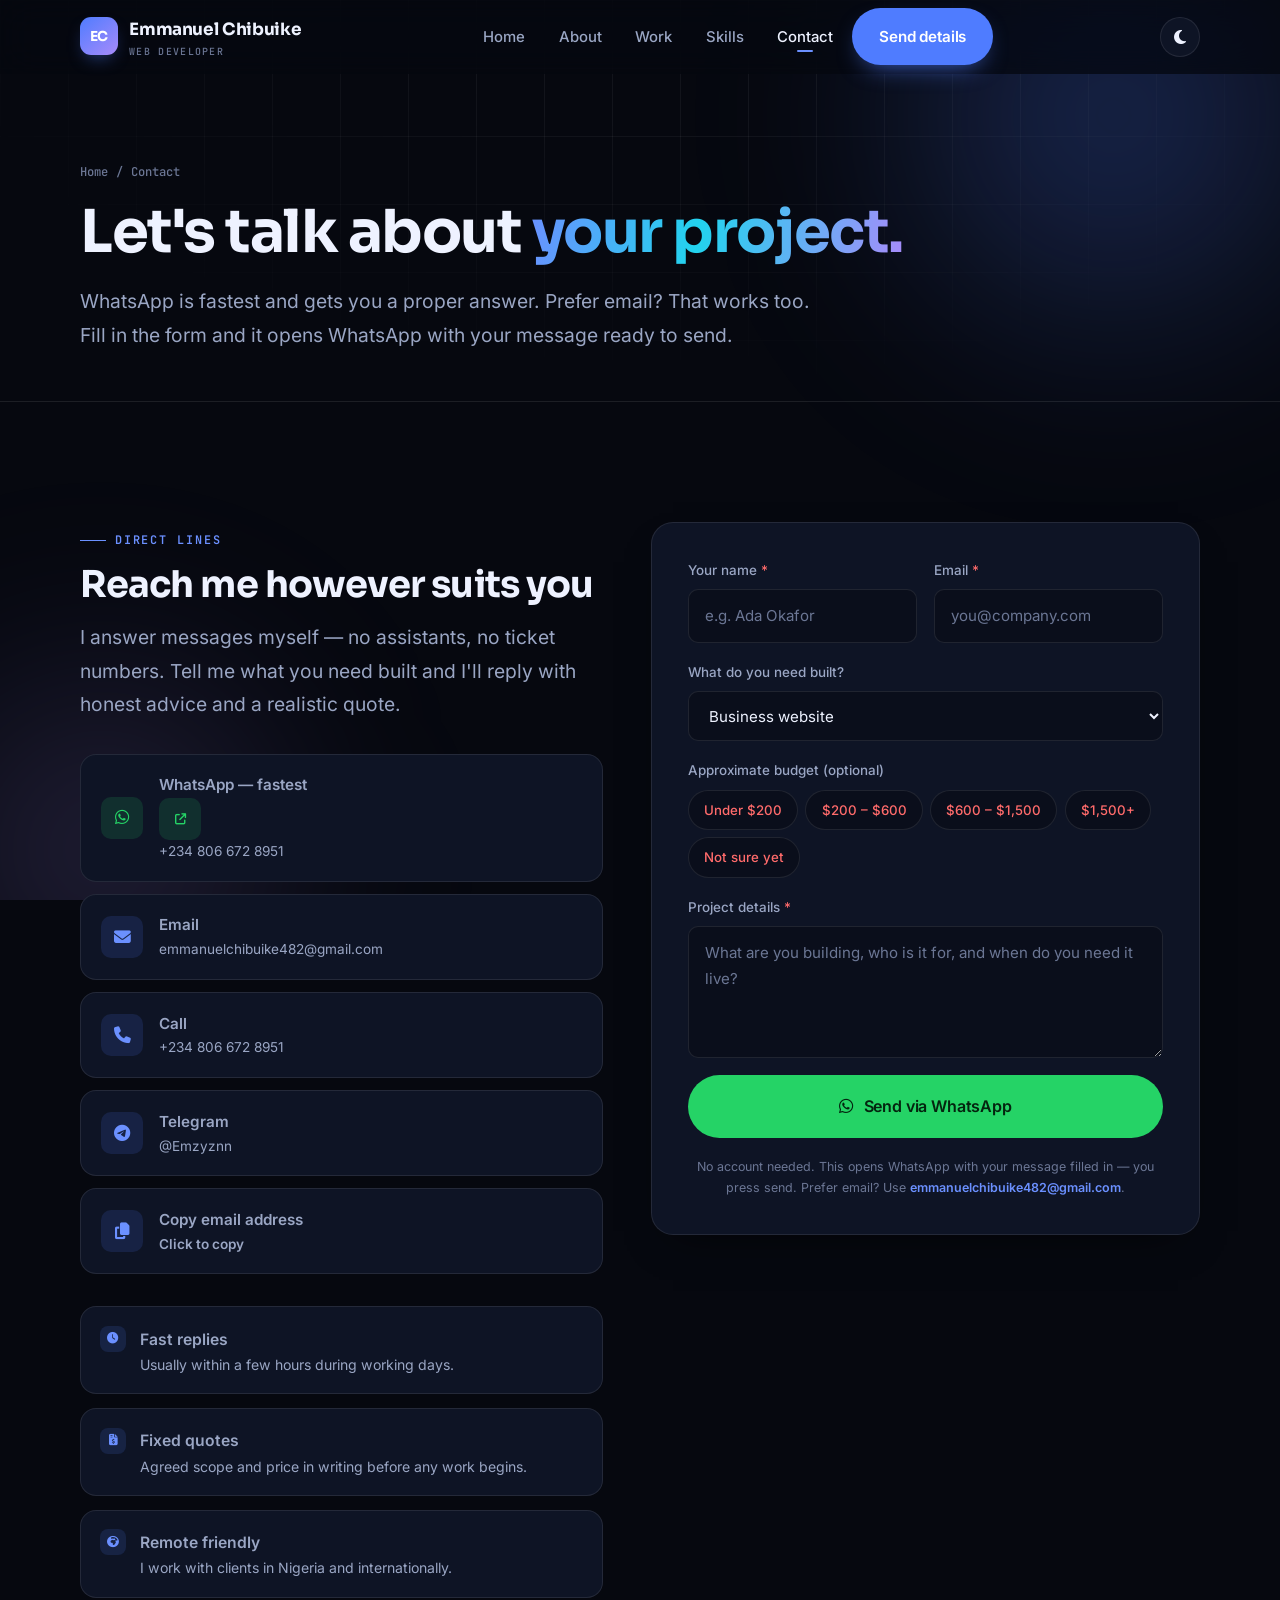
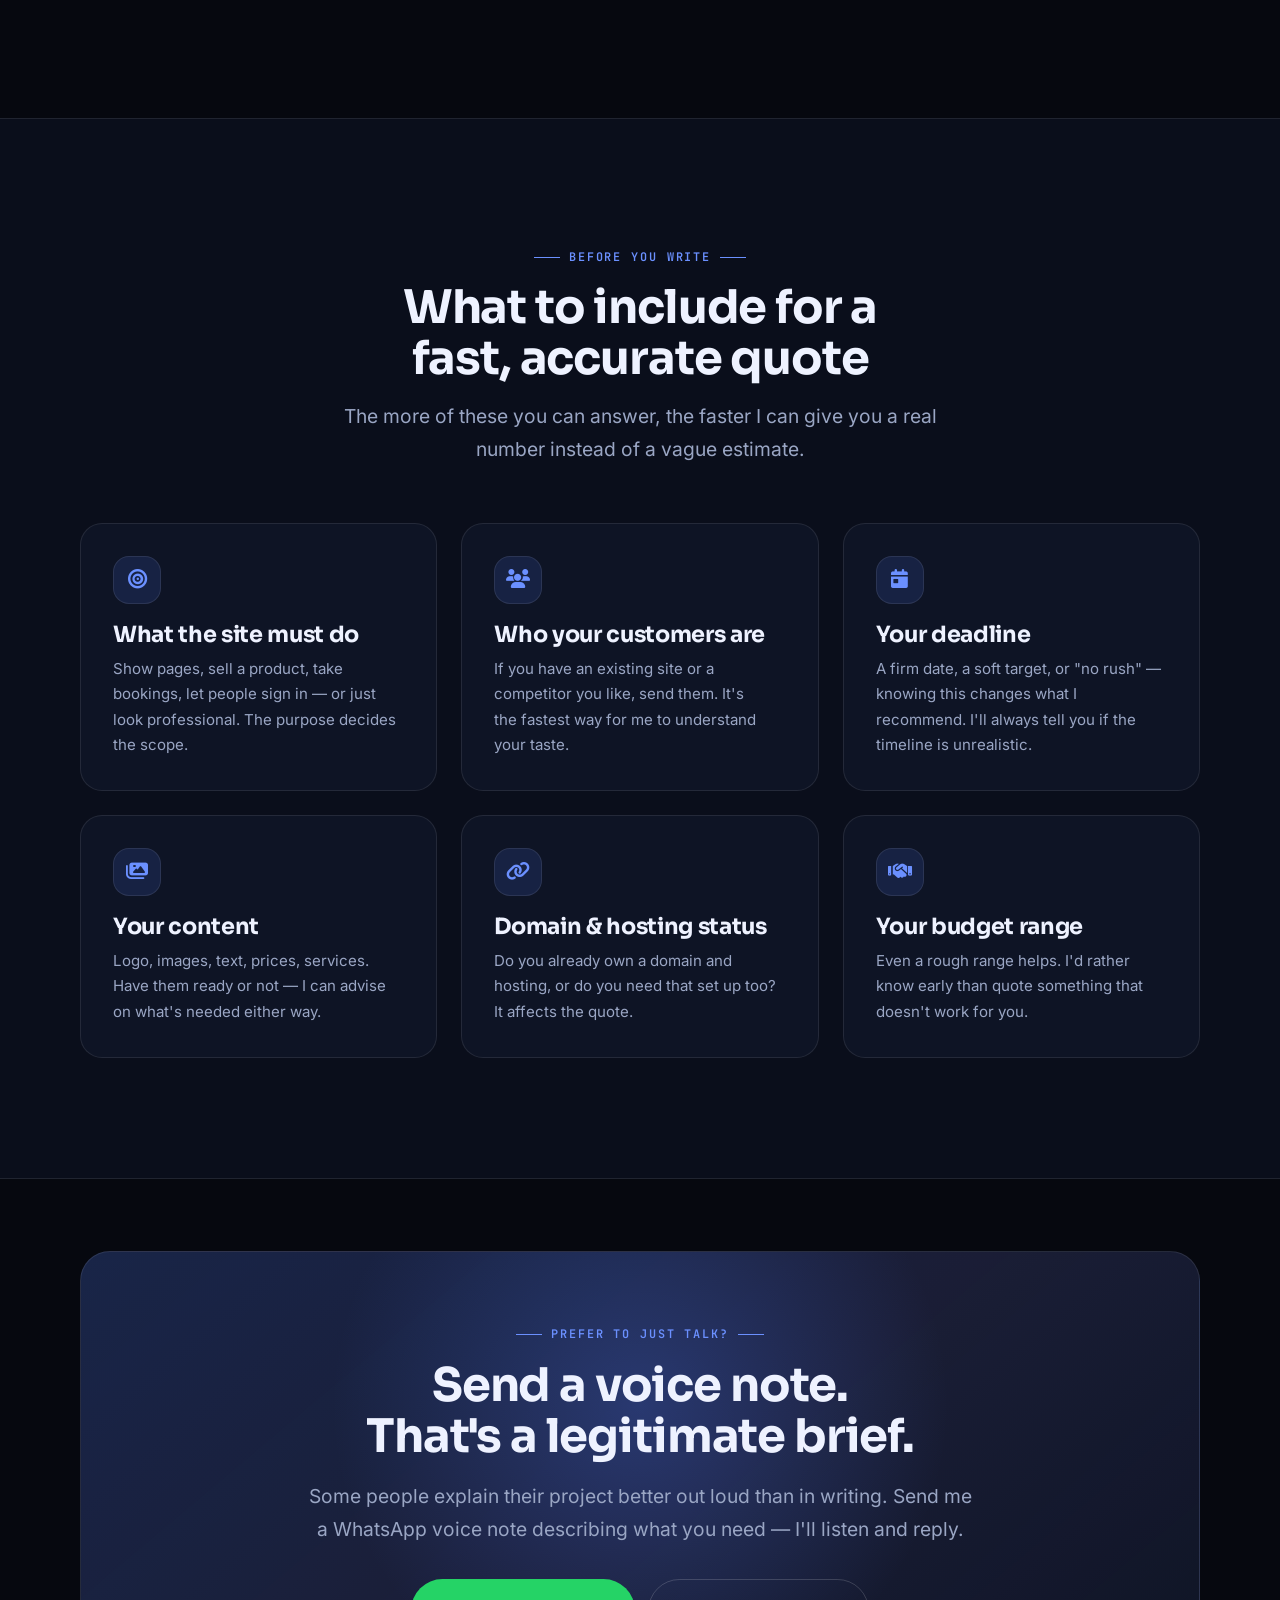
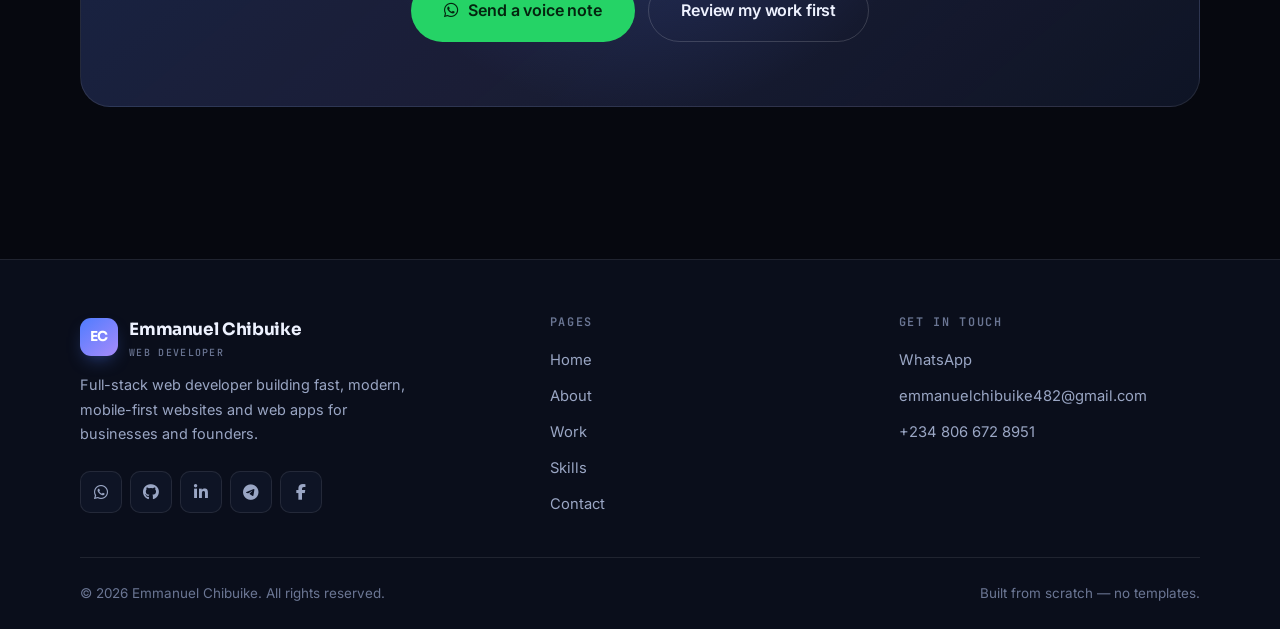
<file: contact.html>
<!DOCTYPE html>
<html lang="en" data-theme="dark">
<head>
  <meta charset="UTF-8" />
  <meta name="viewport" content="width=device-width, initial-scale=1.0" />

  <title>Contact &amp; Hire &mdash; Emmanuel Chibuike | Web Developer</title>
  <meta name="description" content="Hire Emmanuel Chibuike to build your website or web app. Message on WhatsApp, send an email, or fill the project form &mdash; fast replies, clear quotes, no jargon." />
  <meta name="keywords" content="hire web developer, contact web developer Nigeria, freelance web developer contact, website quote, WhatsApp web developer, React developer hire" />
  <meta name="robots" content="index, follow, max-image-preview:large" />
  <link rel="canonical" href="https://emmanuel776666.github.io/port/contact.html" />

  <meta property="og:type" content="website" />
  <meta property="og:site_name" content="Emmanuel Chibuike &mdash; Web Developer" />
  <meta property="og:title" content="Contact &amp; Hire &mdash; Emmanuel Chibuike" />
  <meta property="og:description" content="Message on WhatsApp, send an email, or fill the project form. Fast replies and clear quotes." />
  <meta property="og:url" content="https://emmanuel776666.github.io/port/contact.html" />
  <meta property="og:image" content="https://emmanuel776666.github.io/port/og-cover.jpg" />
  <meta property="og:image:width" content="1200" />
  <meta property="og:image:height" content="630" />
  <meta property="og:image:alt" content="Screenshot of a project built by Emmanuel Chibuike" />

  <meta name="twitter:card" content="summary_large_image" />
  <meta name="twitter:title" content="Contact &amp; Hire &mdash; Emmanuel Chibuike" />
  <meta name="twitter:description" content="Message on WhatsApp, send an email, or fill the project form. Fast replies and clear quotes." />
  <meta name="twitter:image" content="https://emmanuel776666.github.io/port/og-cover.jpg" />

  <meta name="theme-color" content="#06080f" />
  <meta name="geo.region" content="NG" />

  <script type="application/ld+json">
  {
    "@context": "https://schema.org",
    "@type": "ContactPage",
    "url": "https://emmanuel776666.github.io/port/contact.html",
    "name": "Contact Emmanuel Chibuike",
    "mainEntity": {
      "@type": "Person",
      "name": "Emmanuel Chibuike",
      "jobTitle": "Full-Stack Web Developer",
      "email": "mailto:emmanuelchibuike482@gmail.com",
      "telephone": "+2348066728951",
      "address": { "@type": "PostalAddress", "addressCountry": "NG" },
      "contactPoint": {
        "@type": "ContactPoint",
        "contactType": "Sales & Freelance Enquiries",
        "telephone": "+2348066728951",
        "email": "emmanuelchibuike482@gmail.com",
        "availableLanguage": ["English"]
      }
    }
  }
  </script>

  <script>document.documentElement.className += ' js';</script>
  <link rel="stylesheet" href="fonts.css" />
  <link rel="stylesheet" href="fontawesome.css" />
  <link rel="stylesheet" href="portfolio.css" />
<link rel="icon" type="image/svg+xml" href="favicon.svg" />
<link rel="icon" type="image/png" sizes="192x192" href="favicon-192x192.png" />
<link rel="icon" type="image/png" sizes="96x96" href="favicon-96x96.png" />
<link rel="apple-touch-icon" sizes="180x180" href="apple-touch-icon.png" />
<link rel="shortcut icon" href="favicon.ico" />
</head>

<body>
  <a class="skip-link" href="#main">Skip to content</a>
  <div class="bg-decor" aria-hidden="true"><div class="bg-grid"></div></div>

  <header class="site-header">
    <nav class="nav shell" aria-label="Primary">
      <a class="brand" href="index.html">
        <span class="brand__mark">EC</span>
        <span class="brand__text">Emmanuel Chibuike<small>Web Developer</small></span>
      </a>
      <ul class="nav__menu" id="nav-menu">
        <li><a class="nav__link" href="index.html">Home</a></li>
        <li><a class="nav__link" href="about.html">About</a></li>
        <li><a class="nav__link" href="project.html">Work</a></li>
        <li><a class="nav__link" href="skills.html">Skills</a></li>
        <li><a class="nav__link" href="contact.html" aria-current="page">Contact</a></li>
        <li><a class="btn btn--primary nav__cta" href="#form">Send details</a></li>
      </ul>
      <div class="nav__actions">
        <button class="icon-btn" type="button" data-theme-toggle aria-label="Toggle colour theme">
          <i class="fa-solid fa-moon i-moon" aria-hidden="true"></i>
          <i class="fa-solid fa-sun i-sun" aria-hidden="true"></i>
        </button>
        <button class="icon-btn nav__burger" type="button" aria-expanded="false" aria-controls="nav-menu" aria-label="Toggle navigation menu">
          <i class="fa-solid fa-bars" aria-hidden="true"></i>
        </button>
      </div>
    </nav>
  </header>

  <main id="main">
    <section class="page-hero">
      <div class="shell">
        <nav class="crumbs" aria-label="Breadcrumb">
          <a href="index.html">Home</a> <span aria-hidden="true">/</span> <span>Contact</span>
        </nav>
        <h1>Let's talk about <span class="gradient-text">your project.</span></h1>
        <p class="lead">
          WhatsApp is fastest and gets you a proper answer. Prefer email? That works too.
          Fill in the form and it opens WhatsApp with your message ready to send.
        </p>
      </div>
    </section>

    <section class="section">
      <div class="shell contact-grid">
        <!-- Contact options -->
        <div data-reveal>
          <span class="eyebrow">Direct lines</span>
          <h2 style="margin-top: 0.9rem; font-size: clamp(1.7rem, 3.4vw, 2.3rem);">Reach me however suits you</h2>
          <p class="lead" style="margin-top: 1rem;">
            I answer messages myself &mdash; no assistants, no ticket numbers. Tell me what
            you need built and I'll reply with honest advice and a realistic quote.
          </p>

          <div class="contact-list" style="margin-top: 2rem;">
            <a class="contact-item contact-item--wa" href="https://wa.me/2348066728951?text=Hi%20Emmanuel%2C%20I%27d%20like%20to%20discuss%20a%20project." target="_blank" rel="noopener">
              <i class="fa-brands fa-whatsapp" aria-hidden="true"></i>
              <span>
                <strong>WhatsApp &mdash; fastest <i class="fa-solid fa-arrow-up-right-from-square" style="font-size: 0.7rem;" aria-hidden="true"></i></strong>
                <span>+234 806 672 8951</span>
              </span>
            </a>

            <a class="contact-item" href="mailto:emmanuelchibuike482@gmail.com?subject=Project%20enquiry">
              <i class="fa-solid fa-envelope" aria-hidden="true"></i>
              <span>
                <strong>Email</strong>
                <span>emmanuelchibuike482@gmail.com</span>
              </span>
            </a>

            <a class="contact-item" href="tel:+2348066728951">
              <i class="fa-solid fa-phone" aria-hidden="true"></i>
              <span>
                <strong>Call</strong>
                <span>+234 806 672 8951</span>
              </span>
            </a>

            <a class="contact-item" href="https://t.me/Emzyznn" target="_blank" rel="noopener">
              <i class="fa-brands fa-telegram" aria-hidden="true"></i>
              <span>
                <strong>Telegram</strong>
                <span>@Emzyznn</span>
              </span>
            </a>

            <div class="contact-item" style="cursor: default;">
              <i class="fa-solid fa-copy" aria-hidden="true"></i>
              <span>
                <strong>Copy email address</strong>
                <button class="link-arrow" type="button" data-copy-email style="font-size: 0.85rem; background: none; border: 0; padding: 0; cursor: pointer;">
                  <span data-copy-label>Click to copy</span>
                </button>
              </span>
            </div>
          </div>

          <ul class="feature-list" style="margin-top: 2rem;">
            <li>
              <i class="fa-solid fa-clock" aria-hidden="true"></i>
              <span><strong>Fast replies</strong><span>Usually within a few hours during working days.</span></span>
            </li>
            <li>
              <i class="fa-solid fa-file-invoice-dollar" aria-hidden="true"></i>
              <span><strong>Fixed quotes</strong><span>Agreed scope and price in writing before any work begins.</span></span>
            </li>
            <li>
              <i class="fa-solid fa-earth-africa" aria-hidden="true"></i>
              <span><strong>Remote friendly</strong><span>I work with clients in Nigeria and internationally.</span></span>
            </li>
          </ul>
        </div>

        <!-- Form -->
        <div id="form" data-reveal data-reveal-delay="2">
          <form class="form" data-contact-form novalidate>
            <p class="form__status" data-form-status role="status" hidden></p>

            <div class="form__row">
              <div class="field">
                <label for="name">Your name <span aria-hidden="true">*</span></label>
                <input id="name" name="name" type="text" placeholder="e.g. Ada Okafor" required autocomplete="name" />
              </div>
              <div class="field">
                <label for="email">Email <span aria-hidden="true">*</span></label>
                <input id="email" name="email" type="email" placeholder="you@company.com" required autocomplete="email" />
              </div>
            </div>

            <div class="field">
              <label for="service">What do you need built?</label>
              <select id="service" name="service">
                <option value="Business website">Business website</option>
                <option value="Web app or platform">Web app or platform</option>
                <option value="Landing page">Landing page</option>
                <option value="Blog or content platform">Blog or content platform</option>
                <option value="Redesign or fixes">Redesign or fixes</option>
                <option value="Ongoing support">Ongoing support</option>
                <option value="Something else">Something else</option>
              </select>
            </div>

            <fieldset class="field" style="border: 0;">
              <legend style="font-size: 0.84rem; font-weight: 500; color: var(--text-muted); padding: 0; margin-bottom: 0.5rem;">Approximate budget <span class="muted">(optional)</span></legend>
              <div class="budget-row">
                <label class="radio"><input type="radio" name="budget" value="Under $200" /><span>Under $200</span></label>
                <label class="radio"><input type="radio" name="budget" value="$200 &ndash; $600" /><span>$200 &ndash; $600</span></label>
                <label class="radio"><input type="radio" name="budget" value="$600 &ndash; $1,500" /><span>$600 &ndash; $1,500</span></label>
                <label class="radio"><input type="radio" name="budget" value="$1,500+" /><span>$1,500+</span></label>
                <label class="radio"><input type="radio" name="budget" value="Not sure yet" /><span>Not sure yet</span></label>
              </div>
            </fieldset>

            <div class="field">
              <label for="message">Project details <span aria-hidden="true">*</span></label>
              <textarea id="message" name="message" required placeholder="What are you building, who is it for, and when do you need it live?"></textarea>
            </div>

            <button class="btn btn--wa btn--block btn--lg" type="submit">
              <i class="fa-brands fa-whatsapp" aria-hidden="true"></i>
              Send via WhatsApp
            </button>

            <p class="form__note">
              No account needed. This opens WhatsApp with your message filled in &mdash; you
              press send. Prefer email? Use
              <a href="mailto:emmanuelchibuike482@gmail.com" style="color: var(--brand-400); font-weight: 600;">emmanuelchibuike482@gmail.com</a>.
            </p>
          </form>
        </div>
      </div>
    </section>

    <section class="section" style="background: var(--bg-soft); border-block: 1px solid var(--line);">
      <div class="shell">
        <div class="section-head section-head--center" data-reveal>
          <span class="eyebrow eyebrow--center">Before you write</span>
          <h2>What to include for a fast, accurate quote</h2>
          <p class="lead">
            The more of these you can answer, the faster I can give you a real number
            instead of a vague estimate.
          </p>
        </div>

        <div class="grid-3">
          <article class="card" data-reveal data-reveal-delay="1">
            <span class="card__icon"><i class="fa-solid fa-bullseye" aria-hidden="true"></i></span>
            <h3>What the site must do</h3>
            <p>
              Show pages, sell a product, take bookings, let people sign in &mdash; or just
              look professional. The purpose decides the scope.
            </p>
          </article>
          <article class="card" data-reveal data-reveal-delay="2">
            <span class="card__icon"><i class="fa-solid fa-users" aria-hidden="true"></i></span>
            <h3>Who your customers are</h3>
            <p>
              If you have an existing site or a competitor you like, send them. It's the
              fastest way for me to understand your taste.
            </p>
          </article>
          <article class="card" data-reveal data-reveal-delay="3">
            <span class="card__icon"><i class="fa-solid fa-calendar-day" aria-hidden="true"></i></span>
            <h3>Your deadline</h3>
            <p>
              A firm date, a soft target, or "no rush" &mdash; knowing this changes what I
              recommend. I'll always tell you if the timeline is unrealistic.
            </p>
          </article>
          <article class="card" data-reveal data-reveal-delay="4">
            <span class="card__icon"><i class="fa-solid fa-images" aria-hidden="true"></i></span>
            <h3>Your content</h3>
            <p>
              Logo, images, text, prices, services. Have them ready or not &mdash; I can
              advise on what's needed either way.
            </p>
          </article>
          <article class="card" data-reveal data-reveal-delay="5">
            <span class="card__icon"><i class="fa-solid fa-link" aria-hidden="true"></i></span>
            <h3>Domain &amp; hosting status</h3>
            <p>
              Do you already own a domain and hosting, or do you need that set up too?
              It affects the quote.
            </p>
          </article>
          <article class="card" data-reveal data-reveal-delay="6">
            <span class="card__icon"><i class="fa-solid fa-handshake" aria-hidden="true"></i></span>
            <h3>Your budget range</h3>
            <p>
              Even a rough range helps. I'd rather know early than quote something that
              doesn't work for you.
            </p>
          </article>
        </div>
      </div>
    </section>

    <section class="section section--tight">
      <div class="shell">
        <div class="cta-band" data-reveal>
          <span class="eyebrow eyebrow--center">Prefer to just talk?</span>
          <h2 style="margin-top: 1rem;">Send a voice note. That's a legitimate brief.</h2>
          <p class="lead">
            Some people explain their project better out loud than in writing. Send me
            a WhatsApp voice note describing what you need &mdash; I'll listen and reply.
          </p>
          <div class="btn-row">
            <a class="btn btn--wa btn--lg" href="https://wa.me/2348066728951?text=Hi%20Emmanuel%2C%20I%27d%20like%20to%20send%20you%20a%20voice%20note%20about%20my%20project." target="_blank" rel="noopener">
              <i class="fa-brands fa-whatsapp" aria-hidden="true"></i> Send a voice note
            </a>
            <a class="btn btn--ghost btn--lg" href="project.html">Review my work first</a>
          </div>
        </div>
      </div>
    </section>
  </main>

  <footer class="site-footer">
    <div class="shell">
      <div class="footer-top">
        <div>
          <a class="brand" href="index.html">
            <span class="brand__mark">EC</span>
            <span class="brand__text">Emmanuel Chibuike<small>Web Developer</small></span>
          </a>
          <p>Full-stack web developer building fast, modern, mobile-first websites and web apps for businesses and founders.</p>
          <div class="socials">
            <a href="https://wa.me/2348066728951" target="_blank" rel="noopener" data-net="whatsapp" aria-label="WhatsApp"><i class="fa-brands fa-whatsapp" aria-hidden="true"></i></a>
            <a href="https://github.com/emmanuel776666" target="_blank" rel="noopener" data-net="github" aria-label="GitHub"><i class="fa-brands fa-github" aria-hidden="true"></i></a>
            <a href="https://www.linkedin.com/in/emmanuel-chibuike-942356310/" target="_blank" rel="noopener" data-net="linkedin" aria-label="LinkedIn"><i class="fa-brands fa-linkedin-in" aria-hidden="true"></i></a>
            <a href="https://t.me/Emzyznn" target="_blank" rel="noopener" data-net="telegram" aria-label="Telegram"><i class="fa-brands fa-telegram" aria-hidden="true"></i></a>
            <a href="https://www.facebook.com/profile.php?id=61552352431273" target="_blank" rel="noopener" data-net="facebook" aria-label="Facebook"><i class="fa-brands fa-facebook-f" aria-hidden="true"></i></a>
          </div>
        </div>
        <div class="footer-col">
          <h4>Pages</h4>
          <ul>
            <li><a href="index.html">Home</a></li>
            <li><a href="about.html">About</a></li>
            <li><a href="project.html">Work</a></li>
            <li><a href="skills.html">Skills</a></li>
            <li><a href="contact.html">Contact</a></li>
          </ul>
        </div>
        <div class="footer-col">
          <h4>Get in touch</h4>
          <ul>
            <li><a href="https://wa.me/2348066728951" target="_blank" rel="noopener">WhatsApp</a></li>
            <li><a href="mailto:emmanuelchibuike482@gmail.com">emmanuelchibuike482@gmail.com</a></li>
            <li><a href="tel:+2348066728951">+234 806 672 8951</a></li>
          </ul>
        </div>
      </div>
      <div class="footer-bottom">
        <p>&copy; <span data-year>2025</span> Emmanuel Chibuike. All rights reserved.</p>
        <p>Built from scratch &mdash; no templates.</p>
      </div>
    </div>
  </footer>

  <script src="portfolio.js" defer></script>
</body>
</html>
</file>
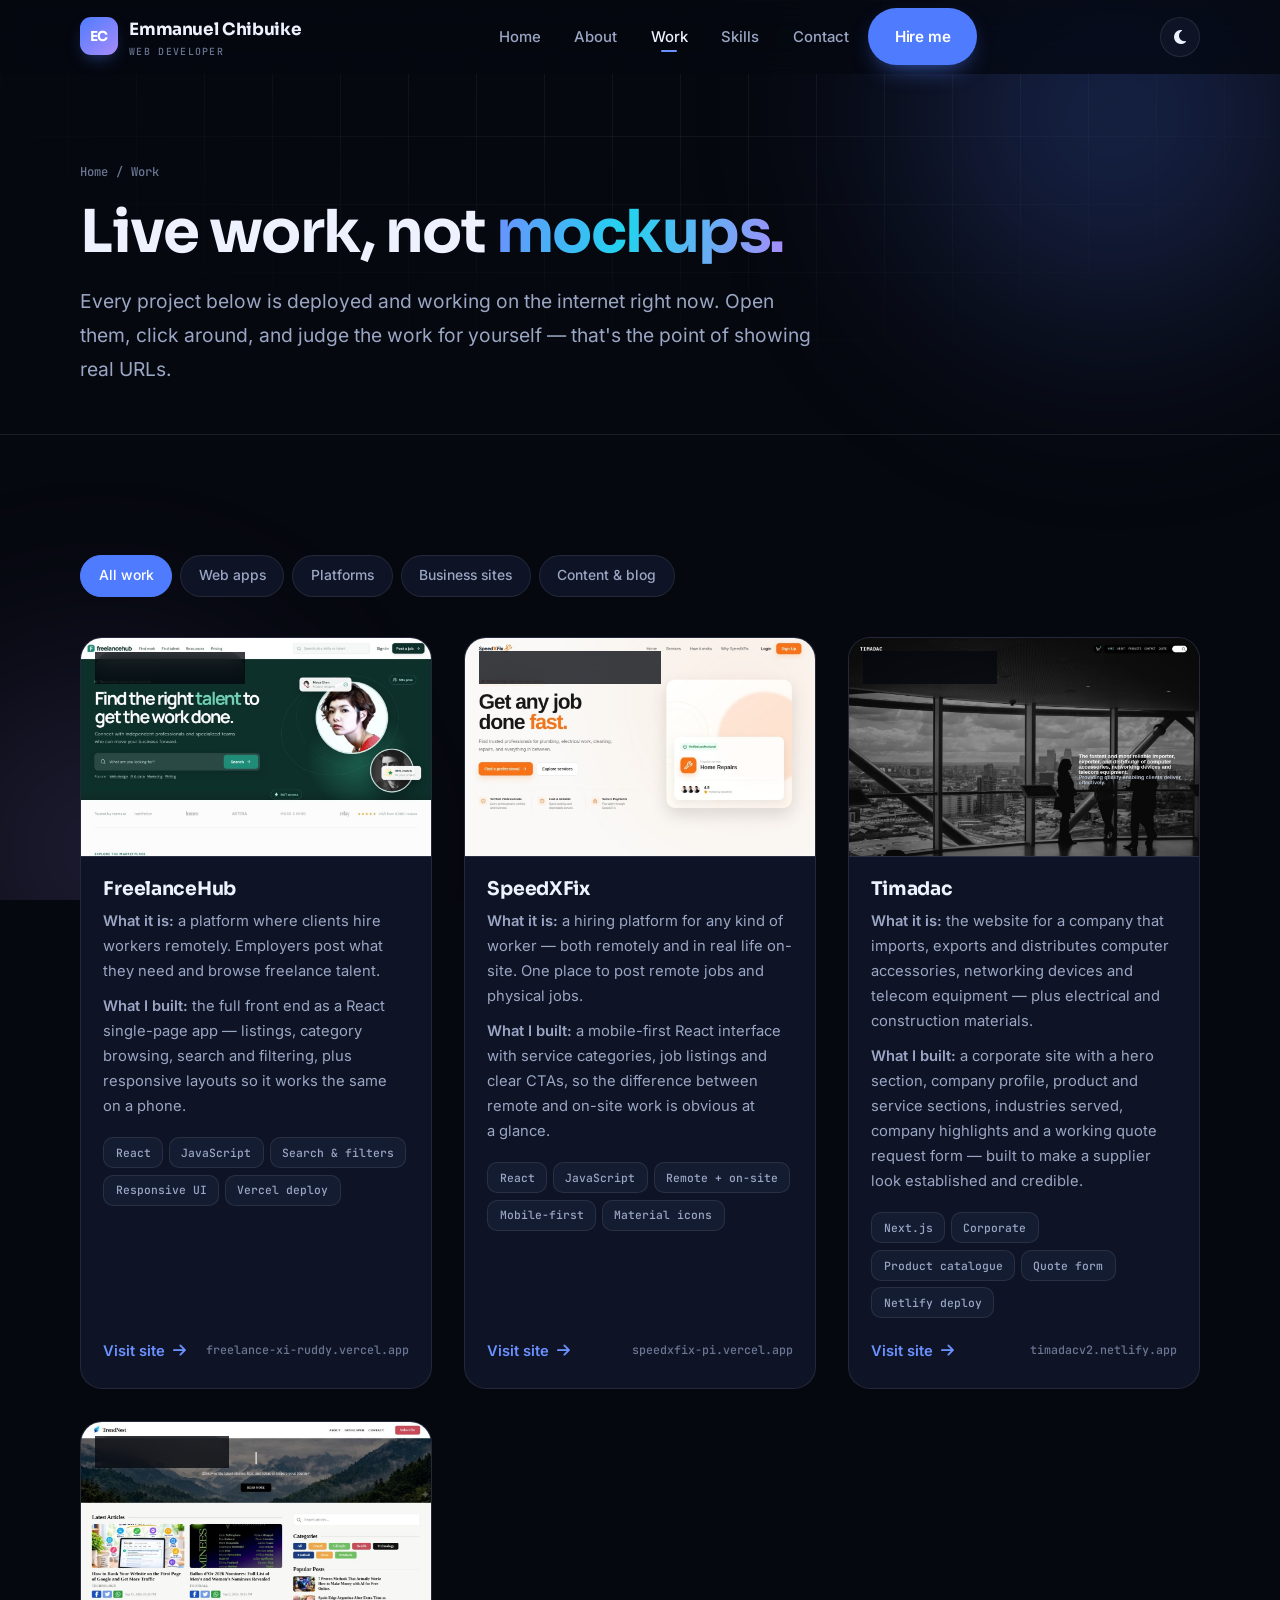
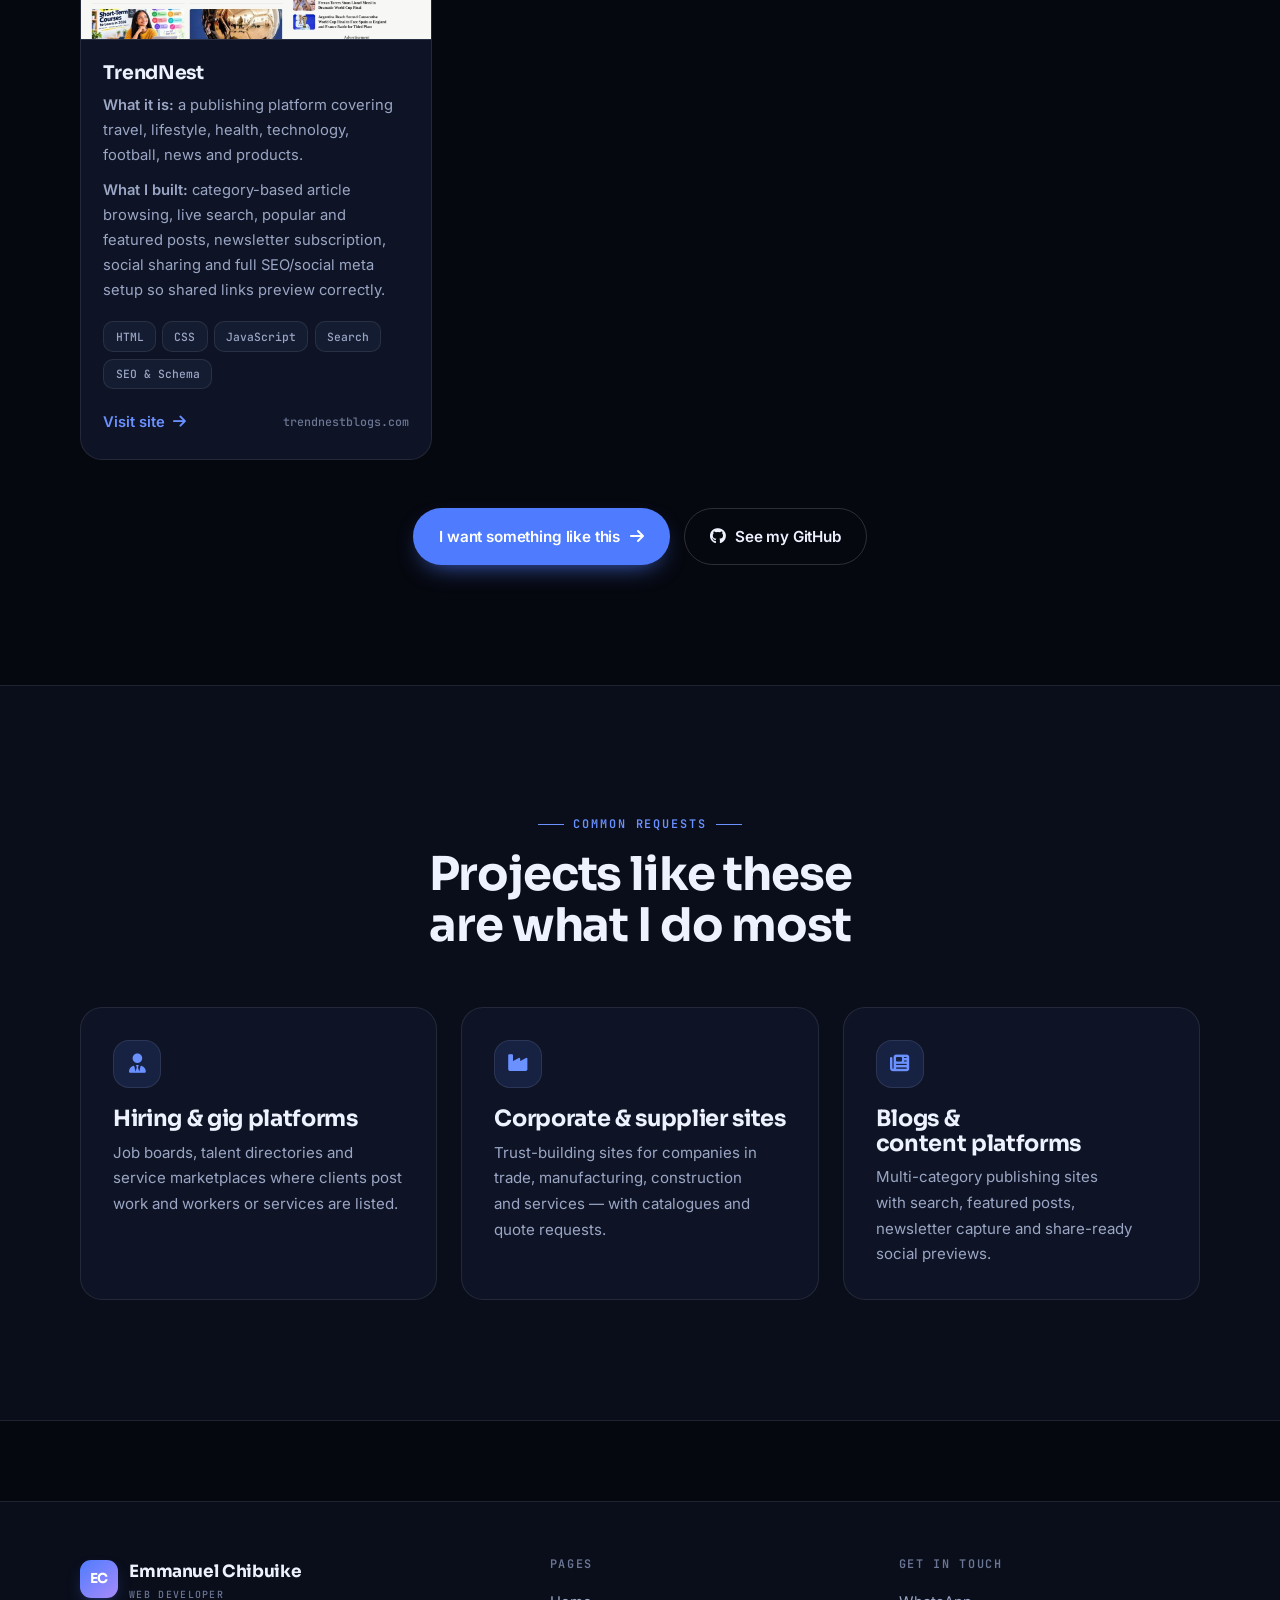
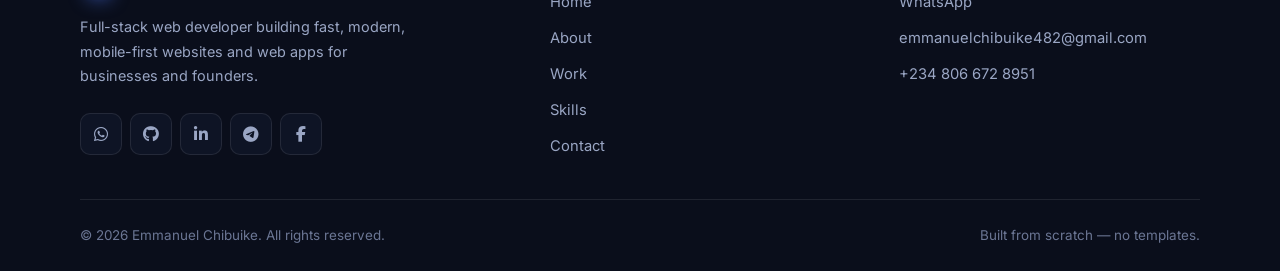
<file: project.html>
<!DOCTYPE html>
<html lang="en" data-theme="dark">
<head>
  <meta charset="UTF-8" />
  <meta name="viewport" content="width=device-width, initial-scale=1.0" />

  <title>My Work &mdash; Live Web Projects | Emmanuel Chibuike</title>
  <meta name="description" content="Live web projects by Emmanuel Chibuike: remote hiring platforms, a service marketplace for remote and on-site workers, a corporate supply website and a multi-category blog platform. All deployed and openable." />
  <meta name="keywords" content="web developer portfolio, live projects, hiring platform, freelance marketplace, React project, Next.js website, blog platform, web developer Nigeria work" />
  <meta name="robots" content="index, follow, max-image-preview:large" />
  <link rel="canonical" href="https://emmanuel776666.github.io/port/project.html" />

  <meta property="og:type" content="website" />
  <meta property="og:site_name" content="Emmanuel Chibuike &mdash; Web Developer" />
  <meta property="og:title" content="My Work &mdash; Live Web Projects | Emmanuel Chibuike" />
  <meta property="og:description" content="Hiring platforms, a service marketplace, a corporate supply site and a blog platform &mdash; all live and clickable." />
  <meta property="og:url" content="https://emmanuel776666.github.io/port/project.html" />
  <meta property="og:image" content="https://emmanuel776666.github.io/port/og-cover.jpg" />
  <meta property="og:image:width" content="1200" />
  <meta property="og:image:height" content="630" />
  <meta property="og:image:alt" content="Screenshot of a project built by Emmanuel Chibuike" />

  <meta name="twitter:card" content="summary_large_image" />
  <meta name="twitter:title" content="My Work &mdash; Live Web Projects" />
  <meta name="twitter:description" content="Hiring platforms, a service marketplace, a corporate supply site and a blog platform &mdash; all live and clickable." />
  <meta name="twitter:image" content="https://emmanuel776666.github.io/port/og-cover.jpg" />

  <meta name="theme-color" content="#06080f" />
  <meta name="geo.region" content="NG" />

  <script type="application/ld+json">
  {
    "@context": "https://schema.org",
    "@type": "CollectionPage",
    "url": "https://emmanuel776666.github.io/port/project.html",
    "name": "My Work",
    "mainEntity": {
      "@type": "ItemList",
      "itemListElement": [
        {
          "@type": "ListItem",
          "position": 1,
          "item": {
            "@type": "SoftwareApplication",
            "name": "FreelanceHub",
            "applicationCategory": "BusinessApplication",
            "url": "https://freelance-xi-ruddy.vercel.app/",
            "description": "A remote hiring platform where clients post jobs and connect with freelance talent.",
            "operatingSystem": "Web"
          }
        },
        {
          "@type": "ListItem",
          "position": 2,
          "item": {
            "@type": "SoftwareApplication",
            "name": "SpeedXFix",
            "applicationCategory": "BusinessApplication",
            "url": "https://speedxfix-pi.vercel.app/",
            "description": "A marketplace for hiring workers of any kind, both remote and real on-site jobs.",
            "operatingSystem": "Web"
          }
        },
        {
          "@type": "ListItem",
          "position": 3,
          "item": {
            "@type": "WebSite",
            "name": "Timadac",
            "url": "https://timadacv2.netlify.app",
            "description": "Website for an importer, exporter and distributor of computer accessories, networking devices and telecom equipment."
          }
        },
        {
          "@type": "ListItem",
          "position": 4,
          "item": {
            "@type": "WebSite",
            "name": "TrendNest",
            "url": "https://www.trendnestblogs.com",
            "description": "A multi-category blog and content platform with categories, search, featured posts and newsletter signup."
          }
        }
      ]
    }
  }
  </script>

  <script>document.documentElement.className += ' js';</script>
  <link rel="stylesheet" href="fonts.css" />
  <link rel="stylesheet" href="fontawesome.css" />
  <link rel="stylesheet" href="portfolio.css" />
<link rel="icon" type="image/svg+xml" href="favicon.svg" />
<link rel="icon" type="image/png" sizes="192x192" href="favicon-192x192.png" />
<link rel="icon" type="image/png" sizes="96x96" href="favicon-96x96.png" />
<link rel="apple-touch-icon" sizes="180x180" href="apple-touch-icon.png" />
<link rel="shortcut icon" href="favicon.ico" />
</head>

<body>
  <a class="skip-link" href="#main">Skip to content</a>
  <div class="bg-decor" aria-hidden="true"><div class="bg-grid"></div></div>

  <header class="site-header">
    <nav class="nav shell" aria-label="Primary">
      <a class="brand" href="index.html">
        <span class="brand__mark">EC</span>
        <span class="brand__text">Emmanuel Chibuike<small>Web Developer</small></span>
      </a>
      <ul class="nav__menu" id="nav-menu">
        <li><a class="nav__link" href="index.html">Home</a></li>
        <li><a class="nav__link" href="about.html">About</a></li>
        <li><a class="nav__link" href="project.html" aria-current="page">Work</a></li>
        <li><a class="nav__link" href="skills.html">Skills</a></li>
        <li><a class="nav__link" href="contact.html">Contact</a></li>
        <li><a class="btn btn--primary nav__cta" href="contact.html">Hire me</a></li>
      </ul>
      <div class="nav__actions">
        <button class="icon-btn" type="button" data-theme-toggle aria-label="Toggle colour theme">
          <i class="fa-solid fa-moon i-moon" aria-hidden="true"></i>
          <i class="fa-solid fa-sun i-sun" aria-hidden="true"></i>
        </button>
        <button class="icon-btn nav__burger" type="button" aria-expanded="false" aria-controls="nav-menu" aria-label="Toggle navigation menu">
          <i class="fa-solid fa-bars" aria-hidden="true"></i>
        </button>
      </div>
    </nav>
  </header>

  <main id="main">
    <section class="page-hero">
      <div class="shell">
        <nav class="crumbs" aria-label="Breadcrumb">
          <a href="index.html">Home</a> <span aria-hidden="true">/</span> <span>Work</span>
        </nav>
        <h1>Live work, not <span class="gradient-text">mockups.</span></h1>
        <p class="lead">
          Every project below is deployed and working on the internet right now. Open
          them, click around, and judge the work for yourself &mdash; that's the point of
          showing real URLs.
        </p>
      </div>
    </section>

    <section class="section">
      <div class="shell">
        <div class="filters" data-filters role="group" aria-label="Filter projects by type">
          <button class="filter is-active" type="button" data-filter="all" aria-pressed="true">All work</button>
          <button class="filter" type="button" data-filter="webapp" aria-pressed="false">Web apps</button>
          <button class="filter" type="button" data-filter="platform" aria-pressed="false">Platforms</button>
          <button class="filter" type="button" data-filter="business" aria-pressed="false">Business sites</button>
          <button class="filter" type="button" data-filter="content" aria-pressed="false">Content &amp; blog</button>
        </div>

        <div class="projects">
          <!-- FreelanceHub -->
          <article class="project" data-category="webapp platform" data-reveal>
            <div class="project__media">
              <img src="freelance.jpg" width="1200" height="750" loading="lazy" decoding="async"
                alt="Screenshot of FreelanceHub, a remote hiring platform where clients connect with freelance talent" />
              <span class="project__badge">Hiring platform</span>
              <span class="project__live"><i class="fa-solid fa-arrow-up-right-from-square" aria-hidden="true"></i> Open live site</span>
            </div>
            <div class="project__body">
              <h3>FreelanceHub</h3>
              <p>
                <strong>What it is:</strong> a platform where clients hire workers
                remotely. Employers post what they need and browse freelance talent.
              </p>
              <p>
                <strong>What I built:</strong> the full front end as a React
                single-page app &mdash; listings, category browsing, search and filtering,
                plus responsive layouts so it works the same on a phone.
              </p>
              <div class="chips">
                <span class="chip">React</span><span class="chip">JavaScript</span>
                <span class="chip">Search &amp; filters</span><span class="chip">Responsive UI</span>
                <span class="chip">Vercel deploy</span>
              </div>
              <div class="project__foot">
                <a class="link-arrow" href="https://freelance-xi-ruddy.vercel.app/" target="_blank" rel="noopener">
                  Visit site <i class="fa-solid fa-arrow-right" aria-hidden="true"></i>
                </a>
                <span class="project__year">freelance-xi-ruddy.vercel.app</span>
              </div>
            </div>
          </article>

          <!-- SpeedXFix -->
          <article class="project" data-category="webapp platform" data-reveal data-reveal-delay="1">
            <div class="project__media">
              <img src="speedxfix.jpg" width="1200" height="750" loading="lazy" decoding="async"
                alt="Screenshot of SpeedXFix, a marketplace for hiring remote and on-site workers of any kind" />
              <span class="project__badge">Service marketplace</span>
              <span class="project__live"><i class="fa-solid fa-arrow-up-right-from-square" aria-hidden="true"></i> Open live site</span>
            </div>
            <div class="project__body">
              <h3>SpeedXFix</h3>
              <p>
                <strong>What it is:</strong> a hiring platform for any kind of worker &mdash;
                both remotely and in real life on-site. One place to post remote jobs
                and physical jobs.
              </p>
              <p>
                <strong>What I built:</strong> a mobile-first React interface with
                service categories, job listings and clear CTAs, so the difference
                between remote and on-site work is obvious at a glance.
              </p>
              <div class="chips">
                <span class="chip">React</span><span class="chip">JavaScript</span>
                <span class="chip">Remote + on-site</span><span class="chip">Mobile-first</span>
                <span class="chip">Material icons</span>
              </div>
              <div class="project__foot">
                <a class="link-arrow" href="https://speedxfix-pi.vercel.app/" target="_blank" rel="noopener">
                  Visit site <i class="fa-solid fa-arrow-right" aria-hidden="true"></i>
                </a>
                <span class="project__year">speedxfix-pi.vercel.app</span>
              </div>
            </div>
          </article>

          <!-- Timadac -->
          <article class="project" data-category="business" data-reveal data-reveal-delay="2">
            <div class="project__media">
              <img src="timadac.jpg" width="1200" height="750" loading="lazy" decoding="async"
                alt="Screenshot of the Timadac website for electrical, networking and telecom equipment supply" />
              <span class="project__badge">Business site</span>
              <span class="project__live"><i class="fa-solid fa-arrow-up-right-from-square" aria-hidden="true"></i> Open live site</span>
            </div>
            <div class="project__body">
              <h3>Timadac</h3>
              <p>
                <strong>What it is:</strong> the website for a company that imports,
                exports and distributes computer accessories, networking devices and
                telecom equipment &mdash; plus electrical and construction materials.
              </p>
              <p>
                <strong>What I built:</strong> a corporate site with a hero section,
                company profile, product and service sections, industries served,
                company highlights and a working quote request form &mdash; built to make a
                supplier look established and credible.
              </p>
              <div class="chips">
                <span class="chip">Next.js</span><span class="chip">Corporate</span>
                <span class="chip">Product catalogue</span><span class="chip">Quote form</span>
                <span class="chip">Netlify deploy</span>
              </div>
              <div class="project__foot">
                <a class="link-arrow" href="https://timadacv2.netlify.app" target="_blank" rel="noopener">
                  Visit site <i class="fa-solid fa-arrow-right" aria-hidden="true"></i>
                </a>
                <span class="project__year">timadacv2.netlify.app</span>
              </div>
            </div>
          </article>

          <!-- TrendNest -->
          <article class="project" data-category="content" data-reveal data-reveal-delay="3">
            <div class="project__media">
              <img src="trendnest.jpg" width="1200" height="750" loading="lazy" decoding="async"
                alt="Screenshot of TrendNest, a multi-category blog and content platform" />
              <span class="project__badge">Blog platform</span>
              <span class="project__live"><i class="fa-solid fa-arrow-up-right-from-square" aria-hidden="true"></i> Open live site</span>
            </div>
            <div class="project__body">
              <h3>TrendNest</h3>
              <p>
                <strong>What it is:</strong> a publishing platform covering travel,
                lifestyle, health, technology, football, news and products.
              </p>
              <p>
                <strong>What I built:</strong> category-based article browsing, live
                search, popular and featured posts, newsletter subscription, social
                sharing and full SEO/social meta setup so shared links preview
                correctly.
              </p>
              <div class="chips">
                <span class="chip">HTML</span><span class="chip">CSS</span>
                <span class="chip">JavaScript</span><span class="chip">Search</span>
                <span class="chip">SEO &amp; Schema</span>
              </div>
              <div class="project__foot">
                <a class="link-arrow" href="https://www.trendnestblogs.com" target="_blank" rel="noopener">
                  Visit site <i class="fa-solid fa-arrow-right" aria-hidden="true"></i>
                </a>
                <span class="project__year">trendnestblogs.com</span>
              </div>
            </div>
          </article>
        </div>

        <p class="form__note" data-filter-empty hidden>No projects match that filter yet.</p>

        <div class="btn-row" style="justify-content: center; margin-top: 3rem;" data-reveal>
          <a class="btn btn--primary" href="contact.html">
            I want something like this <i class="fa-solid fa-arrow-right" aria-hidden="true"></i>
          </a>
          <a class="btn btn--ghost" href="https://github.com/emmanuel776666" target="_blank" rel="noopener">
            <i class="fa-brands fa-github" aria-hidden="true"></i> See my GitHub
          </a>
        </div>
      </div>
    </section>

    <section class="section" style="background: var(--bg-soft); border-block: 1px solid var(--line);">
      <div class="shell">
        <div class="section-head section-head--center" data-reveal>
          <span class="eyebrow eyebrow--center">Common requests</span>
          <h2>Projects like these are what I do most</h2>
        </div>
        <div class="grid-3">
          <article class="card" data-reveal data-reveal-delay="1">
            <span class="card__icon"><i class="fa-solid fa-user-tie" aria-hidden="true"></i></span>
            <h3>Hiring &amp; gig platforms</h3>
            <p>
              Job boards, talent directories and service marketplaces where clients post
              work and workers or services are listed.
            </p>
          </article>
          <article class="card" data-reveal data-reveal-delay="2">
            <span class="card__icon"><i class="fa-solid fa-industry" aria-hidden="true"></i></span>
            <h3>Corporate &amp; supplier sites</h3>
            <p>
              Trust-building sites for companies in trade, manufacturing, construction
              and services &mdash; with catalogues and quote requests.
            </p>
          </article>
          <article class="card" data-reveal data-reveal-delay="3">
            <span class="card__icon"><i class="fa-solid fa-newspaper" aria-hidden="true"></i></span>
            <h3>Blogs &amp; content platforms</h3>
            <p>
              Multi-category publishing sites with search, featured posts, newsletter
              capture and share-ready social previews.
            </p>
          </article>
        </div>
      </div>
    </section>
  </main>

  <footer class="site-footer">
    <div class="shell">
      <div class="footer-top">
        <div>
          <a class="brand" href="index.html">
            <span class="brand__mark">EC</span>
            <span class="brand__text">Emmanuel Chibuike<small>Web Developer</small></span>
          </a>
          <p>Full-stack web developer building fast, modern, mobile-first websites and web apps for businesses and founders.</p>
          <div class="socials">
            <a href="https://wa.me/2348066728951" target="_blank" rel="noopener" data-net="whatsapp" aria-label="WhatsApp"><i class="fa-brands fa-whatsapp" aria-hidden="true"></i></a>
            <a href="https://github.com/emmanuel776666" target="_blank" rel="noopener" data-net="github" aria-label="GitHub"><i class="fa-brands fa-github" aria-hidden="true"></i></a>
            <a href="https://www.linkedin.com/in/emmanuel-chibuike-942356310/" target="_blank" rel="noopener" data-net="linkedin" aria-label="LinkedIn"><i class="fa-brands fa-linkedin-in" aria-hidden="true"></i></a>
            <a href="https://t.me/Emzyznn" target="_blank" rel="noopener" data-net="telegram" aria-label="Telegram"><i class="fa-brands fa-telegram" aria-hidden="true"></i></a>
            <a href="https://www.facebook.com/profile.php?id=61552352431273" target="_blank" rel="noopener" data-net="facebook" aria-label="Facebook"><i class="fa-brands fa-facebook-f" aria-hidden="true"></i></a>
          </div>
        </div>
        <div class="footer-col">
          <h4>Pages</h4>
          <ul>
            <li><a href="index.html">Home</a></li>
            <li><a href="about.html">About</a></li>
            <li><a href="project.html">Work</a></li>
            <li><a href="skills.html">Skills</a></li>
            <li><a href="contact.html">Contact</a></li>
          </ul>
        </div>
        <div class="footer-col">
          <h4>Get in touch</h4>
          <ul>
            <li><a href="https://wa.me/2348066728951" target="_blank" rel="noopener">WhatsApp</a></li>
            <li><a href="mailto:emmanuelchibuike482@gmail.com">emmanuelchibuike482@gmail.com</a></li>
            <li><a href="tel:+2348066728951">+234 806 672 8951</a></li>
          </ul>
        </div>
      </div>
      <div class="footer-bottom">
        <p>&copy; <span data-year>2025</span> Emmanuel Chibuike. All rights reserved.</p>
        <p>Built from scratch &mdash; no templates.</p>
      </div>
    </div>
  </footer>

  <script src="portfolio.js" defer></script>
</body>
</html>
</file>
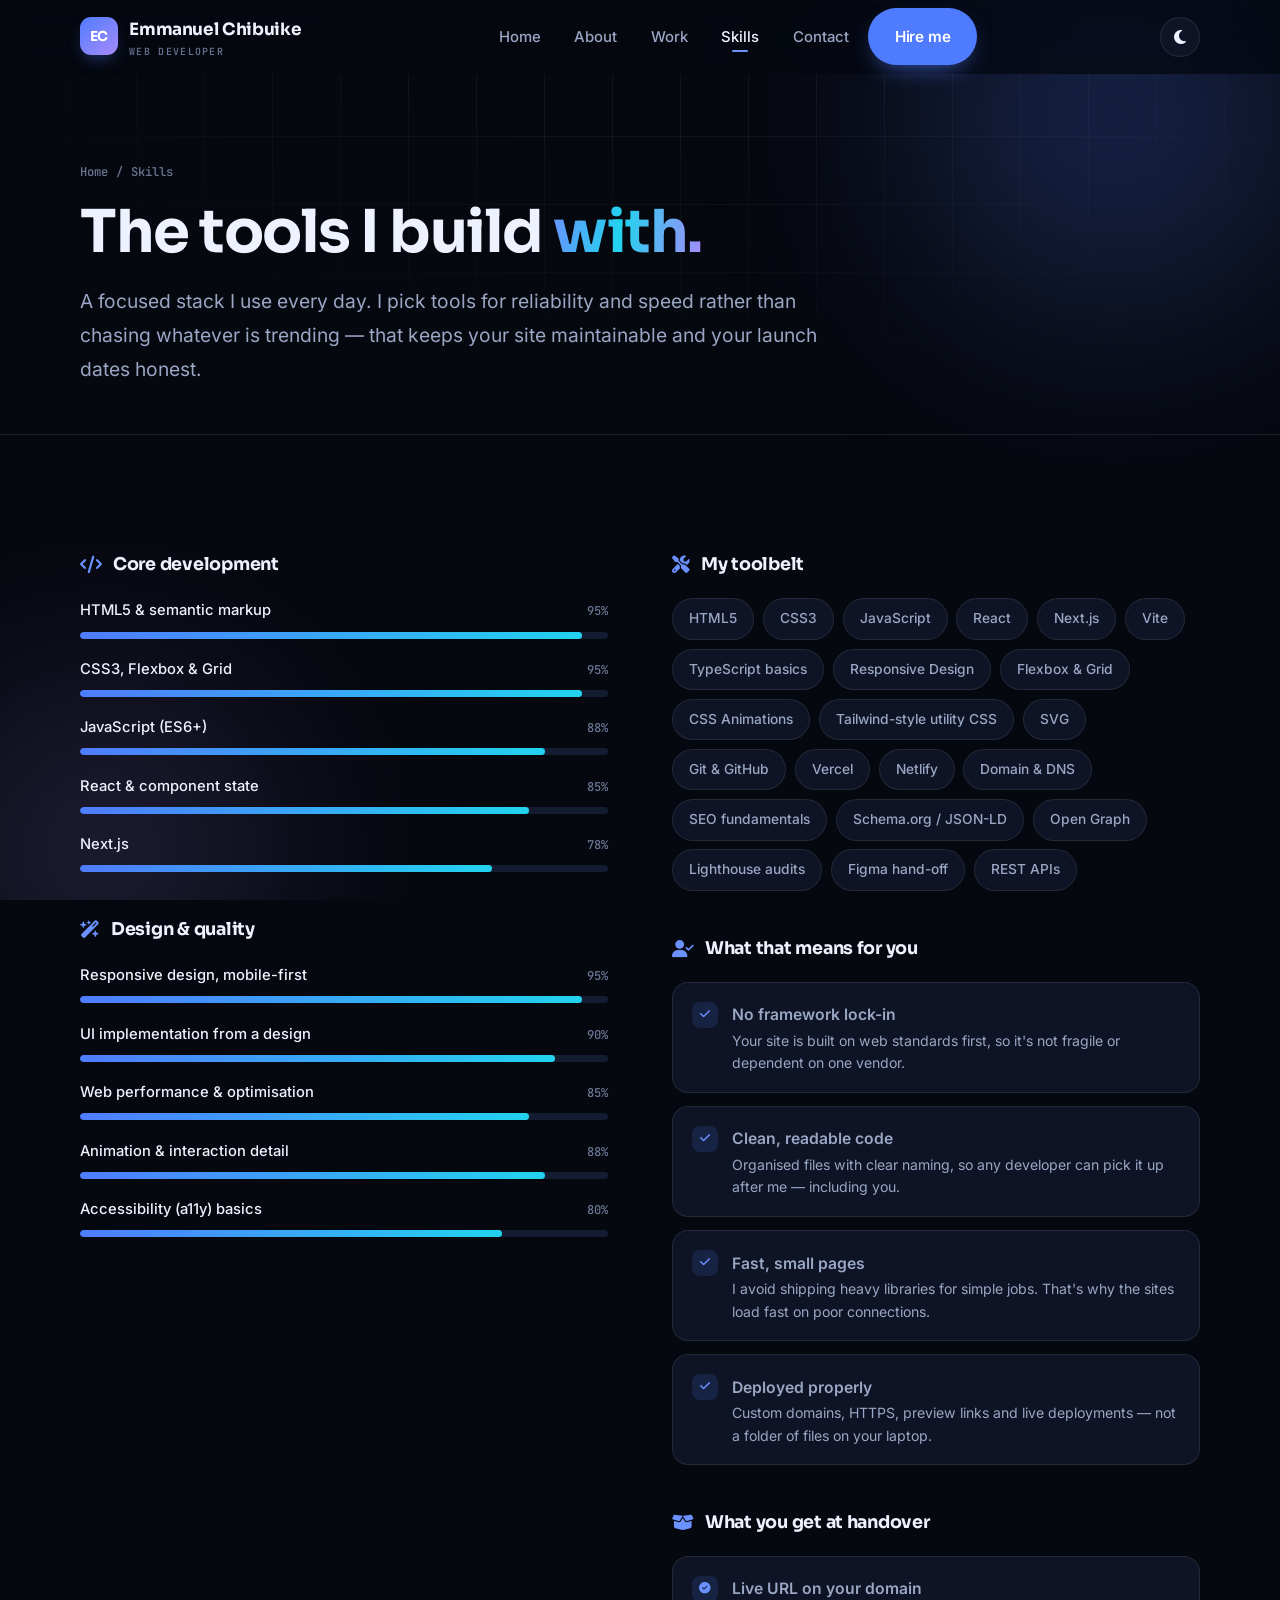
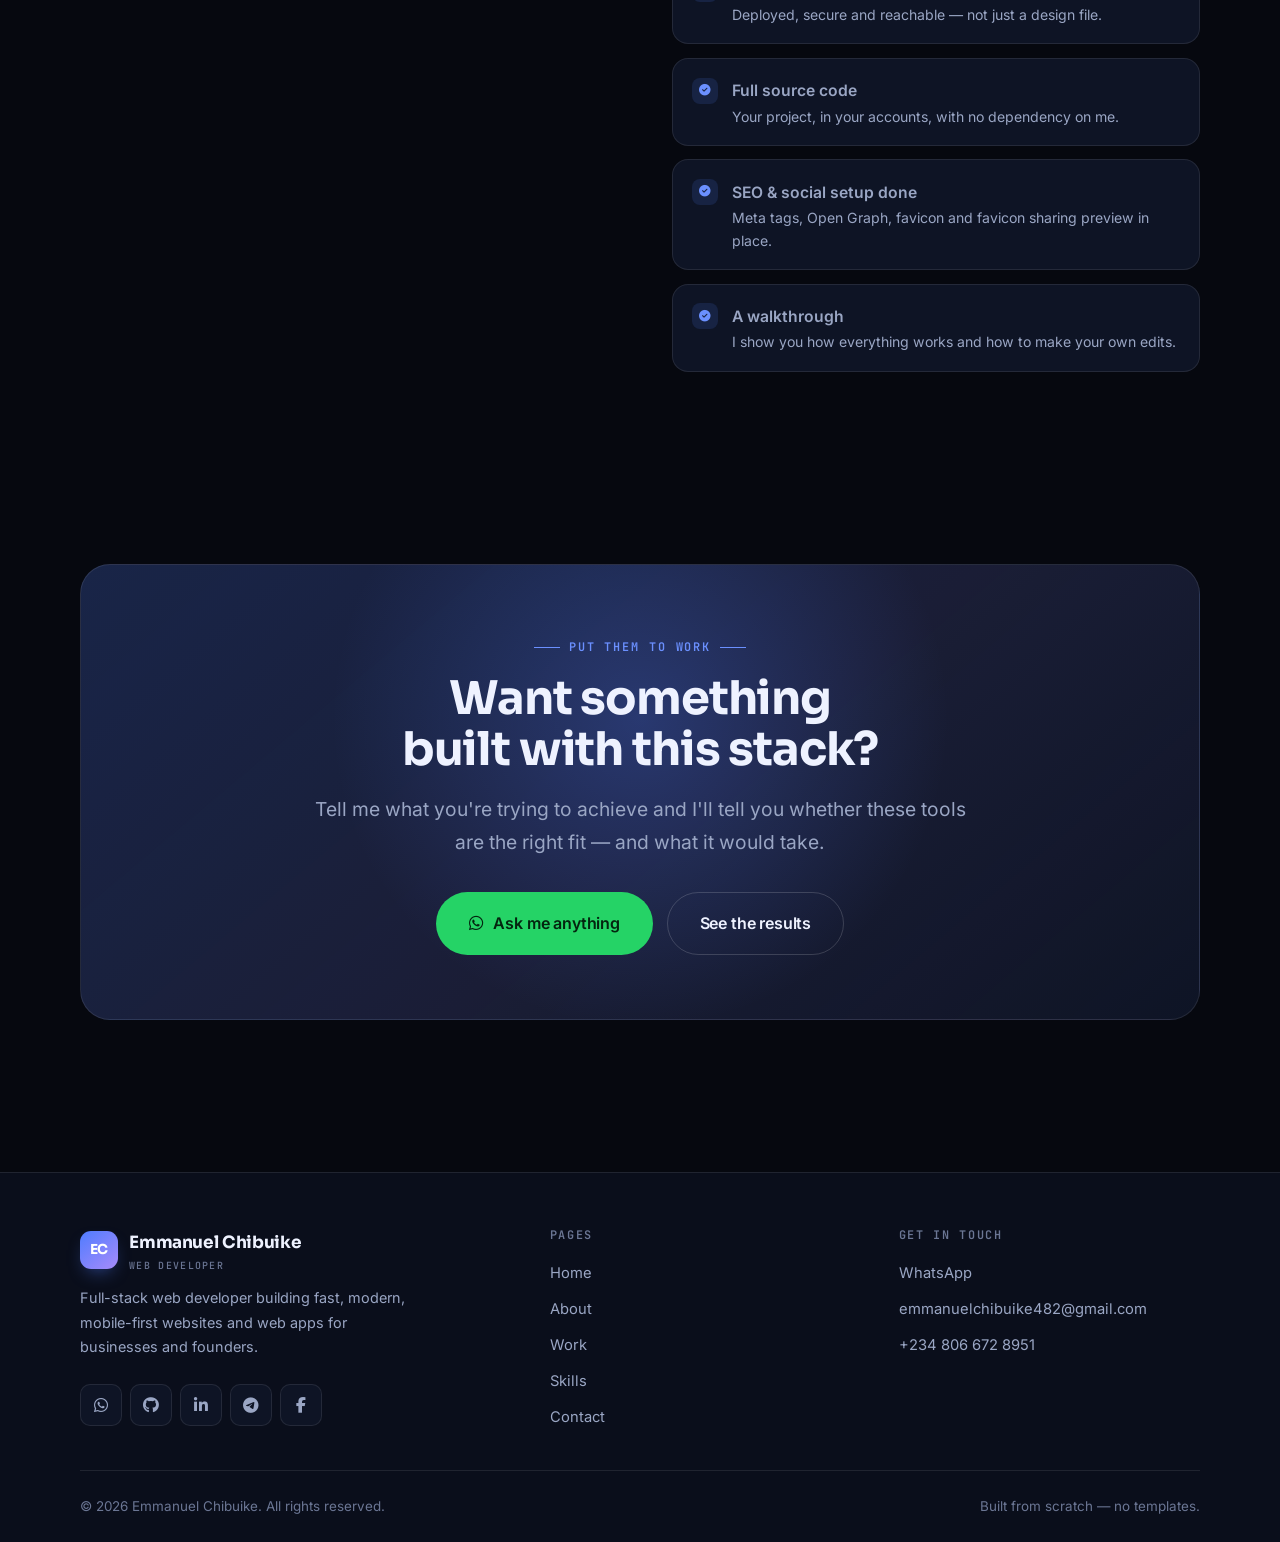
<file: skills.html>
<!DOCTYPE html>
<html lang="en" data-theme="dark">
<head>
  <meta charset="UTF-8" />
  <meta name="viewport" content="width=device-width, initial-scale=1.0" />

  <title>Skills &amp; Toolbox &mdash; Emmanuel Chibuike | Web Developer</title>
  <meta name="description" content="The tools and capabilities Emmanuel Chibuike uses to build fast, modern, mobile-first websites and web apps: HTML, CSS, JavaScript, React, Next.js, responsive design and deployment." />
  <meta name="keywords" content="web developer skills, HTML CSS JavaScript, React developer, Next.js developer, responsive web design, frontend skills, web performance, Vercel Netlify deployment" />
  <meta name="robots" content="index, follow, max-image-preview:large" />
  <link rel="canonical" href="https://emmanuel776666.github.io/port/skills.html" />

  <meta property="og:type" content="website" />
  <meta property="og:site_name" content="Emmanuel Chibuike &mdash; Web Developer" />
  <meta property="og:title" content="Skills &amp; Toolbox &mdash; Emmanuel Chibuike" />
  <meta property="og:description" content="HTML, CSS, JavaScript, React and Next.js &mdash; plus responsive design, web performance and deployment." />
  <meta property="og:url" content="https://emmanuel776666.github.io/port/skills.html" />
  <meta property="og:image" content="https://emmanuel776666.github.io/port/og-cover.jpg" />
  <meta property="og:image:width" content="1200" />
  <meta property="og:image:height" content="630" />
  <meta property="og:image:alt" content="Screenshot of a project built by Emmanuel Chibuike" />

  <meta name="twitter:card" content="summary_large_image" />
  <meta name="twitter:title" content="Skills &amp; Toolbox &mdash; Emmanuel Chibuike" />
  <meta name="twitter:description" content="HTML, CSS, JavaScript, React and Next.js &mdash; plus responsive design, web performance and deployment." />
  <meta name="twitter:image" content="https://emmanuel776666.github.io/port/og-cover.jpg" />

  <meta name="theme-color" content="#06080f" />
  <meta name="geo.region" content="NG" />

  <script type="application/ld+json">
  {
    "@context": "https://schema.org",
    "@type": "CollectionPage",
    "url": "https://emmanuel776666.github.io/port/skills.html",
    "name": "Skills & Toolbox",
    "mainEntity": {
      "@type": "ItemList",
      "itemListElement": [
        { "@type": "Thing", "position": 1, "name": "HTML5" },
        { "@type": "Thing", "position": 2, "name": "CSS3" },
        { "@type": "Thing", "position": 3, "name": "JavaScript (ES6+)" },
        { "@type": "Thing", "position": 4, "name": "React" },
        { "@type": "Thing", "position": 5, "name": "Next.js" },
        { "@type": "Thing", "position": 6, "name": "Responsive Design" },
        { "@type": "Thing", "position": 7, "name": "Web Performance" },
        { "@type": "Thing", "position": 8, "name": "UI Implementation" },
        { "@type": "Thing", "position": 9, "name": "Git & GitHub" },
        { "@type": "Thing", "position": 10, "name": "Vercel & Netlify Deployment" }
      ]
    }
  }
  </script>

  <script>document.documentElement.className += ' js';</script>
  <link rel="stylesheet" href="fonts.css" />
  <link rel="stylesheet" href="fontawesome.css" />
  <link rel="stylesheet" href="portfolio.css" />
<link rel="icon" type="image/svg+xml" href="favicon.svg" />
<link rel="icon" type="image/png" sizes="192x192" href="favicon-192x192.png" />
<link rel="icon" type="image/png" sizes="96x96" href="favicon-96x96.png" />
<link rel="apple-touch-icon" sizes="180x180" href="apple-touch-icon.png" />
<link rel="shortcut icon" href="favicon.ico" />
</head>

<body>
  <a class="skip-link" href="#main">Skip to content</a>
  <div class="bg-decor" aria-hidden="true"><div class="bg-grid"></div></div>

  <header class="site-header">
    <nav class="nav shell" aria-label="Primary">
      <a class="brand" href="index.html">
        <span class="brand__mark">EC</span>
        <span class="brand__text">Emmanuel Chibuike<small>Web Developer</small></span>
      </a>
      <ul class="nav__menu" id="nav-menu">
        <li><a class="nav__link" href="index.html">Home</a></li>
        <li><a class="nav__link" href="about.html">About</a></li>
        <li><a class="nav__link" href="project.html">Work</a></li>
        <li><a class="nav__link" href="skills.html" aria-current="page">Skills</a></li>
        <li><a class="nav__link" href="contact.html">Contact</a></li>
        <li><a class="btn btn--primary nav__cta" href="contact.html">Hire me</a></li>
      </ul>
      <div class="nav__actions">
        <button class="icon-btn" type="button" data-theme-toggle aria-label="Toggle colour theme">
          <i class="fa-solid fa-moon i-moon" aria-hidden="true"></i>
          <i class="fa-solid fa-sun i-sun" aria-hidden="true"></i>
        </button>
        <button class="icon-btn nav__burger" type="button" aria-expanded="false" aria-controls="nav-menu" aria-label="Toggle navigation menu">
          <i class="fa-solid fa-bars" aria-hidden="true"></i>
        </button>
      </div>
    </nav>
  </header>

  <main id="main">
    <section class="page-hero">
      <div class="shell">
        <nav class="crumbs" aria-label="Breadcrumb">
          <a href="index.html">Home</a> <span aria-hidden="true">/</span> <span>Skills</span>
        </nav>
        <h1>The tools I build <span class="gradient-text">with.</span></h1>
        <p class="lead">
          A focused stack I use every day. I pick tools for reliability and speed
          rather than chasing whatever is trending &mdash; that keeps your site maintainable
          and your launch dates honest.
        </p>
      </div>
    </section>

    <section class="section">
      <div class="shell">
        <div class="grid-2" style="align-items: start; gap: clamp(2rem, 5vw, 4rem);">
          <div>
            <!-- Core -->
            <div class="skill-group" data-reveal>
              <h3><i class="fa-solid fa-code" aria-hidden="true"></i> Core development</h3>
              <div class="skill-row">
                <div class="skill-row__head"><span>HTML5 &amp; semantic markup</span><em>95%</em></div>
                <div class="skill-bar"><span style="--lvl: 95%"></span></div>
              </div>
              <div class="skill-row">
                <div class="skill-row__head"><span>CSS3, Flexbox &amp; Grid</span><em>95%</em></div>
                <div class="skill-bar"><span style="--lvl: 95%"></span></div>
              </div>
              <div class="skill-row">
                <div class="skill-row__head"><span>JavaScript (ES6+)</span><em>88%</em></div>
                <div class="skill-bar"><span style="--lvl: 88%"></span></div>
              </div>
              <div class="skill-row">
                <div class="skill-row__head"><span>React &amp; component state</span><em>85%</em></div>
                <div class="skill-bar"><span style="--lvl: 85%"></span></div>
              </div>
              <div class="skill-row">
                <div class="skill-row__head"><span>Next.js</span><em>78%</em></div>
                <div class="skill-bar"><span style="--lvl: 78%"></span></div>
              </div>
            </div>

            <!-- Design & quality -->
            <div class="skill-group" data-reveal>
              <h3><i class="fa-solid fa-wand-magic-sparkles" aria-hidden="true"></i> Design &amp; quality</h3>
              <div class="skill-row">
                <div class="skill-row__head"><span>Responsive design, mobile-first</span><em>95%</em></div>
                <div class="skill-bar"><span style="--lvl: 95%"></span></div>
              </div>
              <div class="skill-row">
                <div class="skill-row__head"><span>UI implementation from a design</span><em>90%</em></div>
                <div class="skill-bar"><span style="--lvl: 90%"></span></div>
              </div>
              <div class="skill-row">
                <div class="skill-row__head"><span>Web performance &amp; optimisation</span><em>85%</em></div>
                <div class="skill-bar"><span style="--lvl: 85%"></span></div>
              </div>
              <div class="skill-row">
                <div class="skill-row__head"><span>Animation &amp; interaction detail</span><em>88%</em></div>
                <div class="skill-bar"><span style="--lvl: 88%"></span></div>
              </div>
              <div class="skill-row">
                <div class="skill-row__head"><span>Accessibility (a11y) basics</span><em>80%</em></div>
                <div class="skill-bar"><span style="--lvl: 80%"></span></div>
              </div>
            </div>
          </div>

          <div>
            <!-- Toolbelt tags -->
            <div class="skill-group" data-reveal data-reveal-delay="2">
              <h3><i class="fa-solid fa-screwdriver-wrench" aria-hidden="true"></i> My toolbelt</h3>
              <div class="tags">
                <span class="tag">HTML5</span>
                <span class="tag">CSS3</span>
                <span class="tag">JavaScript</span>
                <span class="tag">React</span>
                <span class="tag">Next.js</span>
                <span class="tag">Vite</span>
                <span class="tag">TypeScript basics</span>
                <span class="tag">Responsive Design</span>
                <span class="tag">Flexbox &amp; Grid</span>
                <span class="tag">CSS Animations</span>
                <span class="tag">Tailwind-style utility CSS</span>
                <span class="tag">SVG</span>
                <span class="tag">Git &amp; GitHub</span>
                <span class="tag">Vercel</span>
                <span class="tag">Netlify</span>
                <span class="tag">Domain &amp; DNS</span>
                <span class="tag">SEO fundamentals</span>
                <span class="tag">Schema.org / JSON-LD</span>
                <span class="tag">Open Graph</span>
                <span class="tag">Lighthouse audits</span>
                <span class="tag">Figma hand-off</span>
                <span class="tag">REST APIs</span>
              </div>
            </div>

            <!-- What this means for you -->
            <div class="skill-group" data-reveal data-reveal-delay="3">
              <h3><i class="fa-solid fa-user-check" aria-hidden="true"></i> What that means for you</h3>
              <ul class="feature-list">
                <li>
                  <i class="fa-solid fa-check" aria-hidden="true"></i>
                  <span><strong>No framework lock-in</strong><span>Your site is built on web standards first, so it's not fragile or dependent on one vendor.</span></span>
                </li>
                <li>
                  <i class="fa-solid fa-check" aria-hidden="true"></i>
                  <span><strong>Clean, readable code</strong><span>Organised files with clear naming, so any developer can pick it up after me &mdash; including you.</span></span>
                </li>
                <li>
                  <i class="fa-solid fa-check" aria-hidden="true"></i>
                  <span><strong>Fast, small pages</strong><span>I avoid shipping heavy libraries for simple jobs. That's why the sites load fast on poor connections.</span></span>
                </li>
                <li>
                  <i class="fa-solid fa-check" aria-hidden="true"></i>
                  <span><strong>Deployed properly</strong><span>Custom domains, HTTPS, preview links and live deployments &mdash; not a folder of files on your laptop.</span></span>
                </li>
              </ul>
            </div>

            <!-- Deliverables -->
            <div class="skill-group" data-reveal data-reveal-delay="4">
              <h3><i class="fa-solid fa-box-open" aria-hidden="true"></i> What you get at handover</h3>
              <ul class="feature-list">
                <li>
                  <i class="fa-solid fa-circle-check" aria-hidden="true"></i>
                  <span><strong>Live URL on your domain</strong><span>Deployed, secure and reachable &mdash; not just a design file.</span></span>
                </li>
                <li>
                  <i class="fa-solid fa-circle-check" aria-hidden="true"></i>
                  <span><strong>Full source code</strong><span>Your project, in your accounts, with no dependency on me.</span></span>
                </li>
                <li>
                  <i class="fa-solid fa-circle-check" aria-hidden="true"></i>
                  <span><strong>SEO &amp; social setup done</strong><span>Meta tags, Open Graph, favicon and favicon sharing preview in place.</span></span>
                </li>
                <li>
                  <i class="fa-solid fa-circle-check" aria-hidden="true"></i>
                  <span><strong>A walkthrough</strong><span>I show you how everything works and how to make your own edits.</span></span>
                </li>
              </ul>
            </div>
          </div>
        </div>
      </div>
    </section>

    <section class="section section--tight">
      <div class="shell">
        <div class="cta-band" data-reveal>
          <span class="eyebrow eyebrow--center">Put them to work</span>
          <h2 style="margin-top: 1rem;">Want something built with this stack?</h2>
          <p class="lead">
            Tell me what you're trying to achieve and I'll tell you whether these tools
            are the right fit &mdash; and what it would take.
          </p>
          <div class="btn-row">
            <a class="btn btn--wa btn--lg" href="https://wa.me/2348066728951?text=Hi%20Emmanuel%2C%20I%20saw%20your%20skills%20page%20and%20I%27d%20like%20to%20discuss%20a%20build." target="_blank" rel="noopener">
              <i class="fa-brands fa-whatsapp" aria-hidden="true"></i> Ask me anything
            </a>
            <a class="btn btn--ghost btn--lg" href="project.html">See the results</a>
          </div>
        </div>
      </div>
    </section>
  </main>

  <footer class="site-footer">
    <div class="shell">
      <div class="footer-top">
        <div>
          <a class="brand" href="index.html">
            <span class="brand__mark">EC</span>
            <span class="brand__text">Emmanuel Chibuike<small>Web Developer</small></span>
          </a>
          <p>Full-stack web developer building fast, modern, mobile-first websites and web apps for businesses and founders.</p>
          <div class="socials">
            <a href="https://wa.me/2348066728951" target="_blank" rel="noopener" data-net="whatsapp" aria-label="WhatsApp"><i class="fa-brands fa-whatsapp" aria-hidden="true"></i></a>
            <a href="https://github.com/emmanuel776666" target="_blank" rel="noopener" data-net="github" aria-label="GitHub"><i class="fa-brands fa-github" aria-hidden="true"></i></a>
            <a href="https://www.linkedin.com/in/emmanuel-chibuike-942356310/" target="_blank" rel="noopener" data-net="linkedin" aria-label="LinkedIn"><i class="fa-brands fa-linkedin-in" aria-hidden="true"></i></a>
            <a href="https://t.me/Emzyznn" target="_blank" rel="noopener" data-net="telegram" aria-label="Telegram"><i class="fa-brands fa-telegram" aria-hidden="true"></i></a>
            <a href="https://www.facebook.com/profile.php?id=61552352431273" target="_blank" rel="noopener" data-net="facebook" aria-label="Facebook"><i class="fa-brands fa-facebook-f" aria-hidden="true"></i></a>
          </div>
        </div>
        <div class="footer-col">
          <h4>Pages</h4>
          <ul>
            <li><a href="index.html">Home</a></li>
            <li><a href="about.html">About</a></li>
            <li><a href="project.html">Work</a></li>
            <li><a href="skills.html">Skills</a></li>
            <li><a href="contact.html">Contact</a></li>
          </ul>
        </div>
        <div class="footer-col">
          <h4>Get in touch</h4>
          <ul>
            <li><a href="https://wa.me/2348066728951" target="_blank" rel="noopener">WhatsApp</a></li>
            <li><a href="mailto:emmanuelchibuike482@gmail.com">emmanuelchibuike482@gmail.com</a></li>
            <li><a href="tel:+2348066728951">+234 806 672 8951</a></li>
          </ul>
        </div>
      </div>
      <div class="footer-bottom">
        <p>&copy; <span data-year>2025</span> Emmanuel Chibuike. All rights reserved.</p>
        <p>Built from scratch &mdash; no templates.</p>
      </div>
    </div>
  </footer>

  <script src="portfolio.js" defer></script>
</body>
</html>
</file>
<file: fonts.css>
/* Self-hosted webfonts - generated from Google Fonts, no CDN and no
   internet needed. Sora (display), Inter (body), JetBrains Mono (code).
   The .woff2 files sit in this same folder. Do not hand-edit: re-download
   and regenerate instead, or the browser will 404 on a missing file. */

/* cyrillic-ext */
@font-face {
  font-family: 'Inter';
  font-style: normal;
  font-weight: 400;
  font-display: swap;
  src: url(inter-cyrillic-ext.woff2) format('woff2');
  unicode-range: U+0460-052F, U+1C80-1C8A, U+20B4, U+2DE0-2DFF, U+A640-A69F, U+FE2E-FE2F;
}
/* cyrillic */
@font-face {
  font-family: 'Inter';
  font-style: normal;
  font-weight: 400;
  font-display: swap;
  src: url(inter-cyrillic.woff2) format('woff2');
  unicode-range: U+0301, U+0400-045F, U+0490-0491, U+04B0-04B1, U+2116;
}
/* greek-ext */
@font-face {
  font-family: 'Inter';
  font-style: normal;
  font-weight: 400;
  font-display: swap;
  src: url(inter-greek-ext.woff2) format('woff2');
  unicode-range: U+1F00-1FFF;
}
/* greek */
@font-face {
  font-family: 'Inter';
  font-style: normal;
  font-weight: 400;
  font-display: swap;
  src: url(inter-greek.woff2) format('woff2');
  unicode-range: U+0370-0377, U+037A-037F, U+0384-038A, U+038C, U+038E-03A1, U+03A3-03FF;
}
/* vietnamese */
@font-face {
  font-family: 'Inter';
  font-style: normal;
  font-weight: 400;
  font-display: swap;
  src: url(inter-vietnamese.woff2) format('woff2');
  unicode-range: U+0102-0103, U+0110-0111, U+0128-0129, U+0168-0169, U+01A0-01A1, U+01AF-01B0, U+0300-0301, U+0303-0304, U+0308-0309, U+0323, U+0329, U+1EA0-1EF9, U+20AB;
}
/* latin-ext */
@font-face {
  font-family: 'Inter';
  font-style: normal;
  font-weight: 400;
  font-display: swap;
  src: url(inter-latin-ext.woff2) format('woff2');
  unicode-range: U+0100-02BA, U+02BD-02C5, U+02C7-02CC, U+02CE-02D7, U+02DD-02FF, U+0304, U+0308, U+0329, U+1D00-1DBF, U+1E00-1E9F, U+1EF2-1EFF, U+2020, U+20A0-20AB, U+20AD-20C0, U+2113, U+2C60-2C7F, U+A720-A7FF;
}
/* latin */
@font-face {
  font-family: 'Inter';
  font-style: normal;
  font-weight: 400;
  font-display: swap;
  src: url(inter-latin.woff2) format('woff2');
  unicode-range: U+0000-00FF, U+0131, U+0152-0153, U+02BB-02BC, U+02C6, U+02DA, U+02DC, U+0304, U+0308, U+0329, U+2000-206F, U+20AC, U+2122, U+2191, U+2193, U+2212, U+2215, U+FEFF, U+FFFD;
}
/* cyrillic-ext */
@font-face {
  font-family: 'Inter';
  font-style: normal;
  font-weight: 500;
  font-display: swap;
  src: url(inter-cyrillic-ext.woff2) format('woff2');
  unicode-range: U+0460-052F, U+1C80-1C8A, U+20B4, U+2DE0-2DFF, U+A640-A69F, U+FE2E-FE2F;
}
/* cyrillic */
@font-face {
  font-family: 'Inter';
  font-style: normal;
  font-weight: 500;
  font-display: swap;
  src: url(inter-cyrillic.woff2) format('woff2');
  unicode-range: U+0301, U+0400-045F, U+0490-0491, U+04B0-04B1, U+2116;
}
/* greek-ext */
@font-face {
  font-family: 'Inter';
  font-style: normal;
  font-weight: 500;
  font-display: swap;
  src: url(inter-greek-ext.woff2) format('woff2');
  unicode-range: U+1F00-1FFF;
}
/* greek */
@font-face {
  font-family: 'Inter';
  font-style: normal;
  font-weight: 500;
  font-display: swap;
  src: url(inter-greek.woff2) format('woff2');
  unicode-range: U+0370-0377, U+037A-037F, U+0384-038A, U+038C, U+038E-03A1, U+03A3-03FF;
}
/* vietnamese */
@font-face {
  font-family: 'Inter';
  font-style: normal;
  font-weight: 500;
  font-display: swap;
  src: url(inter-vietnamese.woff2) format('woff2');
  unicode-range: U+0102-0103, U+0110-0111, U+0128-0129, U+0168-0169, U+01A0-01A1, U+01AF-01B0, U+0300-0301, U+0303-0304, U+0308-0309, U+0323, U+0329, U+1EA0-1EF9, U+20AB;
}
/* latin-ext */
@font-face {
  font-family: 'Inter';
  font-style: normal;
  font-weight: 500;
  font-display: swap;
  src: url(inter-latin-ext.woff2) format('woff2');
  unicode-range: U+0100-02BA, U+02BD-02C5, U+02C7-02CC, U+02CE-02D7, U+02DD-02FF, U+0304, U+0308, U+0329, U+1D00-1DBF, U+1E00-1E9F, U+1EF2-1EFF, U+2020, U+20A0-20AB, U+20AD-20C0, U+2113, U+2C60-2C7F, U+A720-A7FF;
}
/* latin */
@font-face {
  font-family: 'Inter';
  font-style: normal;
  font-weight: 500;
  font-display: swap;
  src: url(inter-latin.woff2) format('woff2');
  unicode-range: U+0000-00FF, U+0131, U+0152-0153, U+02BB-02BC, U+02C6, U+02DA, U+02DC, U+0304, U+0308, U+0329, U+2000-206F, U+20AC, U+2122, U+2191, U+2193, U+2212, U+2215, U+FEFF, U+FFFD;
}
/* cyrillic-ext */
@font-face {
  font-family: 'Inter';
  font-style: normal;
  font-weight: 600;
  font-display: swap;
  src: url(inter-cyrillic-ext.woff2) format('woff2');
  unicode-range: U+0460-052F, U+1C80-1C8A, U+20B4, U+2DE0-2DFF, U+A640-A69F, U+FE2E-FE2F;
}
/* cyrillic */
@font-face {
  font-family: 'Inter';
  font-style: normal;
  font-weight: 600;
  font-display: swap;
  src: url(inter-cyrillic.woff2) format('woff2');
  unicode-range: U+0301, U+0400-045F, U+0490-0491, U+04B0-04B1, U+2116;
}
/* greek-ext */
@font-face {
  font-family: 'Inter';
  font-style: normal;
  font-weight: 600;
  font-display: swap;
  src: url(inter-greek-ext.woff2) format('woff2');
  unicode-range: U+1F00-1FFF;
}
/* greek */
@font-face {
  font-family: 'Inter';
  font-style: normal;
  font-weight: 600;
  font-display: swap;
  src: url(inter-greek.woff2) format('woff2');
  unicode-range: U+0370-0377, U+037A-037F, U+0384-038A, U+038C, U+038E-03A1, U+03A3-03FF;
}
/* vietnamese */
@font-face {
  font-family: 'Inter';
  font-style: normal;
  font-weight: 600;
  font-display: swap;
  src: url(inter-vietnamese.woff2) format('woff2');
  unicode-range: U+0102-0103, U+0110-0111, U+0128-0129, U+0168-0169, U+01A0-01A1, U+01AF-01B0, U+0300-0301, U+0303-0304, U+0308-0309, U+0323, U+0329, U+1EA0-1EF9, U+20AB;
}
/* latin-ext */
@font-face {
  font-family: 'Inter';
  font-style: normal;
  font-weight: 600;
  font-display: swap;
  src: url(inter-latin-ext.woff2) format('woff2');
  unicode-range: U+0100-02BA, U+02BD-02C5, U+02C7-02CC, U+02CE-02D7, U+02DD-02FF, U+0304, U+0308, U+0329, U+1D00-1DBF, U+1E00-1E9F, U+1EF2-1EFF, U+2020, U+20A0-20AB, U+20AD-20C0, U+2113, U+2C60-2C7F, U+A720-A7FF;
}
/* latin */
@font-face {
  font-family: 'Inter';
  font-style: normal;
  font-weight: 600;
  font-display: swap;
  src: url(inter-latin.woff2) format('woff2');
  unicode-range: U+0000-00FF, U+0131, U+0152-0153, U+02BB-02BC, U+02C6, U+02DA, U+02DC, U+0304, U+0308, U+0329, U+2000-206F, U+20AC, U+2122, U+2191, U+2193, U+2212, U+2215, U+FEFF, U+FFFD;
}
/* cyrillic-ext */
@font-face {
  font-family: 'JetBrains Mono';
  font-style: normal;
  font-weight: 500;
  font-display: swap;
  src: url(jetbrains-mono-cyrillic-ext.woff2) format('woff2');
  unicode-range: U+0460-052F, U+1C80-1C8A, U+20B4, U+2DE0-2DFF, U+A640-A69F, U+FE2E-FE2F;
}
/* cyrillic */
@font-face {
  font-family: 'JetBrains Mono';
  font-style: normal;
  font-weight: 500;
  font-display: swap;
  src: url(jetbrains-mono-cyrillic.woff2) format('woff2');
  unicode-range: U+0301, U+0400-045F, U+0490-0491, U+04B0-04B1, U+2116;
}
/* greek */
@font-face {
  font-family: 'JetBrains Mono';
  font-style: normal;
  font-weight: 500;
  font-display: swap;
  src: url(jetbrains-mono-greek.woff2) format('woff2');
  unicode-range: U+0370-0377, U+037A-037F, U+0384-038A, U+038C, U+038E-03A1, U+03A3-03FF;
}
/* vietnamese */
@font-face {
  font-family: 'JetBrains Mono';
  font-style: normal;
  font-weight: 500;
  font-display: swap;
  src: url(jetbrains-mono-vietnamese.woff2) format('woff2');
  unicode-range: U+0102-0103, U+0110-0111, U+0128-0129, U+0168-0169, U+01A0-01A1, U+01AF-01B0, U+0300-0301, U+0303-0304, U+0308-0309, U+0323, U+0329, U+1EA0-1EF9, U+20AB;
}
/* latin-ext */
@font-face {
  font-family: 'JetBrains Mono';
  font-style: normal;
  font-weight: 500;
  font-display: swap;
  src: url(jetbrains-mono-latin-ext.woff2) format('woff2');
  unicode-range: U+0100-02BA, U+02BD-02C5, U+02C7-02CC, U+02CE-02D7, U+02DD-02FF, U+0304, U+0308, U+0329, U+1D00-1DBF, U+1E00-1E9F, U+1EF2-1EFF, U+2020, U+20A0-20AB, U+20AD-20C0, U+2113, U+2C60-2C7F, U+A720-A7FF;
}
/* latin */
@font-face {
  font-family: 'JetBrains Mono';
  font-style: normal;
  font-weight: 500;
  font-display: swap;
  src: url(jetbrains-mono-latin.woff2) format('woff2');
  unicode-range: U+0000-00FF, U+0131, U+0152-0153, U+02BB-02BC, U+02C6, U+02DA, U+02DC, U+0304, U+0308, U+0329, U+2000-206F, U+20AC, U+2122, U+2191, U+2193, U+2212, U+2215, U+FEFF, U+FFFD;
}
/* cyrillic-ext */
@font-face {
  font-family: 'JetBrains Mono';
  font-style: normal;
  font-weight: 600;
  font-display: swap;
  src: url(jetbrains-mono-cyrillic-ext.woff2) format('woff2');
  unicode-range: U+0460-052F, U+1C80-1C8A, U+20B4, U+2DE0-2DFF, U+A640-A69F, U+FE2E-FE2F;
}
/* cyrillic */
@font-face {
  font-family: 'JetBrains Mono';
  font-style: normal;
  font-weight: 600;
  font-display: swap;
  src: url(jetbrains-mono-cyrillic.woff2) format('woff2');
  unicode-range: U+0301, U+0400-045F, U+0490-0491, U+04B0-04B1, U+2116;
}
/* greek */
@font-face {
  font-family: 'JetBrains Mono';
  font-style: normal;
  font-weight: 600;
  font-display: swap;
  src: url(jetbrains-mono-greek.woff2) format('woff2');
  unicode-range: U+0370-0377, U+037A-037F, U+0384-038A, U+038C, U+038E-03A1, U+03A3-03FF;
}
/* vietnamese */
@font-face {
  font-family: 'JetBrains Mono';
  font-style: normal;
  font-weight: 600;
  font-display: swap;
  src: url(jetbrains-mono-vietnamese.woff2) format('woff2');
  unicode-range: U+0102-0103, U+0110-0111, U+0128-0129, U+0168-0169, U+01A0-01A1, U+01AF-01B0, U+0300-0301, U+0303-0304, U+0308-0309, U+0323, U+0329, U+1EA0-1EF9, U+20AB;
}
/* latin-ext */
@font-face {
  font-family: 'JetBrains Mono';
  font-style: normal;
  font-weight: 600;
  font-display: swap;
  src: url(jetbrains-mono-latin-ext.woff2) format('woff2');
  unicode-range: U+0100-02BA, U+02BD-02C5, U+02C7-02CC, U+02CE-02D7, U+02DD-02FF, U+0304, U+0308, U+0329, U+1D00-1DBF, U+1E00-1E9F, U+1EF2-1EFF, U+2020, U+20A0-20AB, U+20AD-20C0, U+2113, U+2C60-2C7F, U+A720-A7FF;
}
/* latin */
@font-face {
  font-family: 'JetBrains Mono';
  font-style: normal;
  font-weight: 600;
  font-display: swap;
  src: url(jetbrains-mono-latin.woff2) format('woff2');
  unicode-range: U+0000-00FF, U+0131, U+0152-0153, U+02BB-02BC, U+02C6, U+02DA, U+02DC, U+0304, U+0308, U+0329, U+2000-206F, U+20AC, U+2122, U+2191, U+2193, U+2212, U+2215, U+FEFF, U+FFFD;
}
/* latin-ext */
@font-face {
  font-family: 'Sora';
  font-style: normal;
  font-weight: 400;
  font-display: swap;
  src: url(sora-latin-ext.woff2) format('woff2');
  unicode-range: U+0100-02BA, U+02BD-02C5, U+02C7-02CC, U+02CE-02D7, U+02DD-02FF, U+0304, U+0308, U+0329, U+1D00-1DBF, U+1E00-1E9F, U+1EF2-1EFF, U+2020, U+20A0-20AB, U+20AD-20C0, U+2113, U+2C60-2C7F, U+A720-A7FF;
}
/* latin */
@font-face {
  font-family: 'Sora';
  font-style: normal;
  font-weight: 400;
  font-display: swap;
  src: url(sora-latin.woff2) format('woff2');
  unicode-range: U+0000-00FF, U+0131, U+0152-0153, U+02BB-02BC, U+02C6, U+02DA, U+02DC, U+0304, U+0308, U+0329, U+2000-206F, U+20AC, U+2122, U+2191, U+2193, U+2212, U+2215, U+FEFF, U+FFFD;
}
/* latin-ext */
@font-face {
  font-family: 'Sora';
  font-style: normal;
  font-weight: 600;
  font-display: swap;
  src: url(sora-latin-ext.woff2) format('woff2');
  unicode-range: U+0100-02BA, U+02BD-02C5, U+02C7-02CC, U+02CE-02D7, U+02DD-02FF, U+0304, U+0308, U+0329, U+1D00-1DBF, U+1E00-1E9F, U+1EF2-1EFF, U+2020, U+20A0-20AB, U+20AD-20C0, U+2113, U+2C60-2C7F, U+A720-A7FF;
}
/* latin */
@font-face {
  font-family: 'Sora';
  font-style: normal;
  font-weight: 600;
  font-display: swap;
  src: url(sora-latin.woff2) format('woff2');
  unicode-range: U+0000-00FF, U+0131, U+0152-0153, U+02BB-02BC, U+02C6, U+02DA, U+02DC, U+0304, U+0308, U+0329, U+2000-206F, U+20AC, U+2122, U+2191, U+2193, U+2212, U+2215, U+FEFF, U+FFFD;
}
/* latin-ext */
@font-face {
  font-family: 'Sora';
  font-style: normal;
  font-weight: 700;
  font-display: swap;
  src: url(sora-latin-ext.woff2) format('woff2');
  unicode-range: U+0100-02BA, U+02BD-02C5, U+02C7-02CC, U+02CE-02D7, U+02DD-02FF, U+0304, U+0308, U+0329, U+1D00-1DBF, U+1E00-1E9F, U+1EF2-1EFF, U+2020, U+20A0-20AB, U+20AD-20C0, U+2113, U+2C60-2C7F, U+A720-A7FF;
}
/* latin */
@font-face {
  font-family: 'Sora';
  font-style: normal;
  font-weight: 700;
  font-display: swap;
  src: url(sora-latin.woff2) format('woff2');
  unicode-range: U+0000-00FF, U+0131, U+0152-0153, U+02BB-02BC, U+02C6, U+02DA, U+02DC, U+0304, U+0308, U+0329, U+2000-206F, U+20AC, U+2122, U+2191, U+2193, U+2212, U+2215, U+FEFF, U+FFFD;
}
/* latin-ext */
@font-face {
  font-family: 'Sora';
  font-style: normal;
  font-weight: 800;
  font-display: swap;
  src: url(sora-latin-ext.woff2) format('woff2');
  unicode-range: U+0100-02BA, U+02BD-02C5, U+02C7-02CC, U+02CE-02D7, U+02DD-02FF, U+0304, U+0308, U+0329, U+1D00-1DBF, U+1E00-1E9F, U+1EF2-1EFF, U+2020, U+20A0-20AB, U+20AD-20C0, U+2113, U+2C60-2C7F, U+A720-A7FF;
}
/* latin */
@font-face {
  font-family: 'Sora';
  font-style: normal;
  font-weight: 800;
  font-display: swap;
  src: url(sora-latin.woff2) format('woff2');
  unicode-range: U+0000-00FF, U+0131, U+0152-0153, U+02BB-02BC, U+02C6, U+02DA, U+02DC, U+0304, U+0308, U+0329, U+2000-206F, U+20AC, U+2122, U+2191, U+2193, U+2212, U+2215, U+FEFF, U+FFFD;
}
</file>
<file: portfolio.css>
/* ==========================================================================
   Emmanuel Chibuike - Portfolio
   Design system + components
   ========================================================================== */

/* ---------- 1. Tokens ---------- */
:root {
  /* Brand */
  --brand-500: #4f7cff;
  --brand-400: #6b90ff;
  --brand-600: #3a63e0;
  --cyan-400: #22d3ee;
  --violet-400: #a78bfa;

  /* Surfaces (dark is the default theme) */
  --bg: #06080f;
  --bg-soft: #0a0e1b;
  --surface: #0e1425;
  --surface-2: #141c31;
  --line: rgba(255, 255, 255, 0.09);
  --line-strong: rgba(255, 255, 255, 0.16);

  /* Text */
  --text: #eef2ff;
  --text-muted: #9aa6c4;
  --text-dim: #6b7694;

  /* Effects */
  --accent: var(--brand-500);
  --accent-soft: rgba(79, 124, 255, 0.14);
  --glow: 0 0 0 1px rgba(79, 124, 255, 0.25), 0 20px 50px -18px rgba(79, 124, 255, 0.55);
  --shadow-sm: 0 2px 8px rgba(0, 0, 0, 0.28);
  --shadow-md: 0 18px 40px -22px rgba(0, 0, 0, 0.7);
  --shadow-lg: 0 40px 90px -40px rgba(0, 0, 0, 0.85);

  /* Geometry */
  --r-sm: 10px;
  --r-md: 16px;
  --r-lg: 22px;
  --r-xl: 30px;
  --r-pill: 999px;

  /* Layout */
  --maxw: 1200px;
  --gutter: clamp(1.25rem, 4vw, 2.5rem);
  --nav-h: 74px;

  /* Motion */
  --ease: cubic-bezier(0.22, 1, 0.36, 1);
  --fast: 0.18s var(--ease);
  --base: 0.32s var(--ease);
  --slow: 0.6s var(--ease);

  --font-display: "Sora", "Playfair Display", ui-serif, Georgia, serif;
  --font-body: "Inter", ui-sans-serif, system-ui, -apple-system, "Segoe UI", sans-serif;
  --font-mono: "JetBrains Mono", ui-monospace, "SFMono-Regular", Menlo, monospace;
}

/* Light theme */
[data-theme="light"] {
  --bg: #f7f8fc;
  --bg-soft: #ffffff;
  --surface: #ffffff;
  --surface-2: #f1f4fb;
  --line: rgba(10, 16, 38, 0.1);
  --line-strong: rgba(10, 16, 38, 0.18);

  --text: #0c1226;
  --text-muted: #4d5875;
  --text-dim: #737e9c;

  --brand-500: #2f5fe0;
  --brand-400: #4f7cff;
  --accent: #2f5fe0;
  --accent-soft: rgba(47, 95, 224, 0.1);
  --glow: 0 0 0 1px rgba(47, 95, 224, 0.2), 0 20px 50px -20px rgba(47, 95, 224, 0.35);
  --shadow-sm: 0 2px 10px rgba(16, 26, 56, 0.07);
  --shadow-md: 0 18px 40px -24px rgba(16, 26, 56, 0.28);
  --shadow-lg: 0 40px 80px -40px rgba(16, 26, 56, 0.35);
}

/* ---------- 2. Reset ---------- */
*,
*::before,
*::after {
  box-sizing: border-box;
}

* {
  margin: 0;
  padding: 0;
}

html {
  -webkit-text-size-adjust: 100%;
  scroll-behavior: smooth;
  scroll-padding-top: calc(var(--nav-h) + 24px);
}

body {
  font-family: var(--font-body);
  font-size: 1rem;
  line-height: 1.7;
  color: var(--text);
  background: var(--bg);
  -webkit-font-smoothing: antialiased;
  -moz-osx-font-smoothing: grayscale;
  overflow-x: hidden;
  transition: background var(--base), color var(--base);
}

body.nav-open {
  overflow: hidden;
}

img,
svg,
video {
  display: block;
  max-width: 100%;
  height: auto;
}

button,
input,
textarea,
select {
  font: inherit;
  color: inherit;
}

a {
  color: inherit;
  text-decoration: none;
}

ul,
ol {
  list-style: none;
}

:focus-visible {
  outline: 2px solid var(--brand-400);
  outline-offset: 3px;
  border-radius: 6px;
}

::selection {
  background: var(--brand-500);
  color: #fff;
}

/* Skip link */
.skip-link {
  position: absolute;
  top: -100px;
  left: var(--gutter);
  z-index: 200;
  padding: 0.75rem 1.25rem;
  background: var(--brand-500);
  color: #fff;
  border-radius: 0 0 var(--r-sm) var(--r-sm);
  font-weight: 600;
  transition: top var(--fast);
}

.skip-link:focus {
  top: 0;
}

/* ---------- 3. Ambient background ---------- */
.bg-decor {
  position: fixed;
  inset: 0;
  z-index: -1;
  pointer-events: none;
  overflow: hidden;
}

.bg-decor::before,
.bg-decor::after {
  content: "";
  position: absolute;
  border-radius: 50%;
  filter: blur(90px);
}

.bg-decor::before {
  width: 46vw;
  height: 46vw;
  top: -14vw;
  right: -10vw;
  background: radial-gradient(circle, rgba(79, 124, 255, 0.32), transparent 70%);
}

.bg-decor::after {
  width: 40vw;
  height: 40vw;
  bottom: -16vw;
  left: -12vw;
  background: radial-gradient(circle, rgba(167, 139, 250, 0.22), transparent 70%);
}

[data-theme="light"] .bg-decor::before {
  background: radial-gradient(circle, rgba(79, 124, 255, 0.2), transparent 70%);
}

[data-theme="light"] .bg-decor::after {
  background: radial-gradient(circle, rgba(34, 211, 238, 0.18), transparent 70%);
}

.bg-grid {
  position: absolute;
  inset: 0;
  background-image: linear-gradient(var(--line) 1px, transparent 1px),
    linear-gradient(90deg, var(--line) 1px, transparent 1px);
  background-size: 68px 68px;
  mask-image: radial-gradient(ellipse 80% 60% at 50% 0%, #000 20%, transparent 75%);
  -webkit-mask-image: radial-gradient(ellipse 80% 60% at 50% 0%, #000 20%, transparent 75%);
  opacity: 0.6;
}

/* ---------- 4. Layout helpers ---------- */
.shell {
  width: 100%;
  max-width: var(--maxw);
  margin-inline: auto;
  padding-inline: var(--gutter);
}

.section {
  position: relative;
  padding-block: clamp(4.5rem, 10vw, 7.5rem);
}

.section--tight {
  padding-block: clamp(3rem, 6vw, 4.5rem);
}

.stack-sm > * + * {
  margin-top: 0.75rem;
}

.visually-hidden {
  position: absolute;
  width: 1px;
  height: 1px;
  padding: 0;
  overflow: hidden;
  clip: rect(0 0 0 0);
  white-space: nowrap;
  border: 0;
}

/* ---------- 5. Typography ---------- */
h1,
h2,
h3,
h4 {
  font-family: var(--font-display);
  font-weight: 700;
  line-height: 1.1;
  letter-spacing: -0.025em;
  text-wrap: balance;
}

h1 {
  font-size: clamp(2.5rem, 7vw, 4.5rem);
}

h2 {
  font-size: clamp(1.9rem, 4.2vw, 2.9rem);
}

h3 {
  font-size: clamp(1.15rem, 2vw, 1.4rem);
  letter-spacing: -0.015em;
}

p {
  text-wrap: pretty;
}

.eyebrow {
  display: inline-flex;
  align-items: center;
  gap: 0.55rem;
  font-family: var(--font-mono);
  font-size: 0.74rem;
  font-weight: 600;
  letter-spacing: 0.16em;
  text-transform: uppercase;
  color: var(--brand-400);
}

.eyebrow::before {
  content: "";
  width: 26px;
  height: 1px;
  background: currentColor;
}

.eyebrow--center::after {
  content: "";
  width: 26px;
  height: 1px;
  background: currentColor;
}

.lead {
  font-size: clamp(1.05rem, 1.7vw, 1.2rem);
  color: var(--text-muted);
  line-height: 1.75;
}

.section-head {
  max-width: 62ch;
  margin-bottom: clamp(2.25rem, 5vw, 3.5rem);
}

.section-head--center {
  margin-inline: auto;
  text-align: center;
}

.section-head h2 {
  margin-top: 0.9rem;
}

.section-head p {
  margin-top: 1rem;
}

.gradient-text {
  background: linear-gradient(100deg, var(--brand-400), var(--cyan-400) 45%, var(--violet-400));
  -webkit-background-clip: text;
  background-clip: text;
  color: transparent;
}

.muted {
  color: var(--text-muted);
}

/* ---------- 6. Buttons ---------- */
.btn {
  --btn-bg: var(--brand-500);
  --btn-fg: #fff;
  position: relative;
  display: inline-flex;
  align-items: center;
  justify-content: center;
  gap: 0.6rem;
  padding: 0.9rem 1.6rem;
  border: 1px solid transparent;
  border-radius: var(--r-pill);
  background: var(--btn-bg);
  color: var(--btn-fg);
  font-weight: 600;
  font-size: 0.95rem;
  letter-spacing: -0.01em;
  cursor: pointer;
  white-space: nowrap;
  transition: transform var(--fast), box-shadow var(--base), background var(--base),
    border-color var(--base), color var(--base);
}

.btn:hover {
  transform: translateY(-2px);
}

.btn:active {
  transform: translateY(0);
}

.btn--primary {
  box-shadow: 0 10px 26px -12px rgba(79, 124, 255, 0.9);
}

.btn--primary:hover {
  background: var(--brand-400);
  box-shadow: 0 16px 34px -12px rgba(79, 124, 255, 1);
}

.btn--ghost {
  background: transparent;
  border-color: var(--line-strong);
  color: var(--text);
}

.btn--ghost:hover {
  border-color: var(--brand-400);
  color: var(--brand-400);
  background: var(--accent-soft);
}

.btn--wa {
  background: #25d366;
  color: #04240f;
}

.btn--wa:hover {
  background: #1fbe59;
  box-shadow: 0 14px 30px -12px rgba(37, 211, 102, 0.8);
}

.btn--lg {
  padding: 1.05rem 2rem;
  font-size: 1rem;
}

.btn--block {
  width: 100%;
}

.btn-row {
  display: flex;
  flex-wrap: wrap;
  gap: 0.85rem;
}

.btn i,
.btn svg {
  font-size: 1.05em;
  line-height: 1;
}

.link-arrow {
  display: inline-flex;
  align-items: center;
  gap: 0.45rem;
  font-weight: 600;
  color: var(--brand-400);
  transition: gap var(--fast), color var(--fast);
}

.link-arrow:hover {
  gap: 0.8rem;
  color: var(--cyan-400);
}

/* ---------- 7. Header / nav ---------- */
.site-header {
  position: sticky;
  top: 0;
  z-index: 100;
  height: var(--nav-h);
  display: flex;
  align-items: center;
  background: color-mix(in srgb, var(--bg) 78%, transparent);
  backdrop-filter: blur(18px) saturate(160%);
  -webkit-backdrop-filter: blur(18px) saturate(160%);
  border-bottom: 1px solid transparent;
  transition: border-color var(--base), background var(--base), box-shadow var(--base);
}

.site-header.is-stuck {
  border-bottom-color: var(--line);
  box-shadow: var(--shadow-sm);
}

.nav {
  display: flex;
  align-items: center;
  justify-content: space-between;
  gap: 1.5rem;
  width: 100%;
}

.brand {
  display: inline-flex;
  align-items: center;
  gap: 0.7rem;
  font-family: var(--font-display);
  font-weight: 700;
  font-size: 1.06rem;
  letter-spacing: -0.02em;
}

.brand__mark {
  display: grid;
  place-items: center;
  width: 38px;
  height: 38px;
  border-radius: 11px;
  background: linear-gradient(140deg, var(--brand-500), var(--violet-400));
  color: #fff;
  font-size: 0.86rem;
  font-weight: 700;
  letter-spacing: -0.03em;
  box-shadow: 0 8px 20px -10px rgba(79, 124, 255, 0.95);
  transition: transform var(--base);
}

.brand:hover .brand__mark {
  transform: rotate(-8deg) scale(1.06);
}

.brand__text small {
  display: block;
  font-family: var(--font-mono);
  font-size: 0.62rem;
  font-weight: 500;
  letter-spacing: 0.13em;
  text-transform: uppercase;
  color: var(--text-dim);
  line-height: 1;
  margin-top: 3px;
}

.nav__menu {
  display: flex;
  align-items: center;
  gap: 0.3rem;
}

.nav__link {
  position: relative;
  padding: 0.5rem 0.9rem;
  border-radius: var(--r-pill);
  font-size: 0.93rem;
  font-weight: 500;
  color: var(--text-muted);
  transition: color var(--fast), background var(--fast);
}

.nav__link:hover {
  color: var(--text);
  background: var(--surface-2);
}

.nav__link[aria-current="page"] {
  color: var(--text);
}

.nav__link[aria-current="page"]::after {
  content: "";
  position: absolute;
  left: 50%;
  bottom: 2px;
  width: 16px;
  height: 2px;
  border-radius: 2px;
  background: var(--brand-400);
  transform: translateX(-50%);
}

.nav__actions {
  display: flex;
  align-items: center;
  gap: 0.6rem;
}

.icon-btn {
  display: grid;
  place-items: center;
  width: 40px;
  height: 40px;
  border: 1px solid var(--line);
  border-radius: var(--r-pill);
  background: var(--surface);
  color: var(--text);
  cursor: pointer;
  transition: border-color var(--fast), color var(--fast), transform var(--fast), background var(--fast);
}

.icon-btn:hover {
  border-color: var(--brand-400);
  color: var(--brand-400);
  transform: translateY(-2px);
}

.icon-btn .i-sun {
  display: none;
}

[data-theme="light"] .icon-btn .i-sun {
  display: block;
}

[data-theme="light"] .icon-btn .i-moon {
  display: none;
}

.nav__burger {
  display: none;
}

@media (max-width: 900px) {
  .nav__menu {
    position: fixed;
    inset: var(--nav-h) 0 auto 0;
    flex-direction: column;
    align-items: stretch;
    gap: 0.25rem;
    padding: 1.25rem var(--gutter) 2rem;
    background: var(--bg-soft);
    border-bottom: 1px solid var(--line);
    box-shadow: var(--shadow-lg);
    transform: translateY(-14px);
    opacity: 0;
    visibility: hidden;
    transition: opacity var(--base), transform var(--base), visibility var(--base);
  }

  .nav__menu.is-open {
    transform: translateY(0);
    opacity: 1;
    visibility: visible;
  }

  .nav__link {
    padding: 0.85rem 1rem;
    font-size: 1.05rem;
    border-radius: var(--r-md);
  }

  .nav__link[aria-current="page"] {
    background: var(--accent-soft);
    color: var(--brand-400);
  }

  .nav__link[aria-current="page"]::after {
    display: none;
  }

  .nav__cta {
    margin-top: 0.6rem;
  }

  .nav__burger {
    display: grid;
  }

  .nav__actions .btn {
    display: none;
  }
}

/* ---------- 8. Hero ---------- */
.hero {
  position: relative;
  padding-block: clamp(3.5rem, 9vw, 6.5rem) clamp(3rem, 7vw, 5rem);
}

.hero__grid {
  display: grid;
  grid-template-columns: minmax(0, 1.08fr) minmax(0, 0.92fr);
  gap: clamp(2rem, 5vw, 4rem);
  align-items: center;
}

.status {
  display: inline-flex;
  align-items: center;
  gap: 0.6rem;
  padding: 0.45rem 1rem 0.45rem 0.75rem;
  border: 1px solid var(--line);
  border-radius: var(--r-pill);
  background: var(--surface);
  font-size: 0.83rem;
  font-weight: 500;
  color: var(--text-muted);
  box-shadow: var(--shadow-sm);
}

.status__dot {
  position: relative;
  width: 8px;
  height: 8px;
  border-radius: 50%;
  background: #34d399;
  flex: none;
}

.status__dot::after {
  content: "";
  position: absolute;
  inset: -4px;
  border-radius: 50%;
  border: 1px solid #34d399;
  opacity: 0;
  animation: ping 2.4s var(--ease) infinite;
}

@keyframes ping {
  0% {
    transform: scale(0.6);
    opacity: 0.9;
  }
  70%,
  100% {
    transform: scale(1.5);
    opacity: 0;
  }
}

.hero h1 {
  margin-top: 1.4rem;
}

.hero h1 .line {
  display: block;
}

.hero__role {
  display: block;
  font-family: var(--font-body);
  font-size: 0.44em;
  font-weight: 500;
  letter-spacing: -0.01em;
  color: var(--text-muted);
  margin-top: 0.7rem;
}

.hero__copy {
  margin-top: 1.5rem;
  max-width: 54ch;
}

.hero__copy strong {
  color: var(--text);
  font-weight: 600;
}

.hero .btn-row {
  margin-top: 2.1rem;
}

.hero__meta {
  display: flex;
  flex-wrap: wrap;
  gap: 0.6rem 1.75rem;
  margin-top: 2.25rem;
  padding-top: 1.75rem;
  border-top: 1px solid var(--line);
}

.hero__meta li {
  display: flex;
  align-items: center;
  gap: 0.5rem;
  font-size: 0.87rem;
  color: var(--text-muted);
}

.hero__meta i {
  color: var(--brand-400);
  font-size: 0.95rem;
}

@media (max-width: 900px) {
  .hero__grid {
    grid-template-columns: 1fr;
  }
}

/* Hero visual: layered mock browser */
.hero__visual {
  position: relative;
}

.hero__card {
  position: relative;
  border: 1px solid var(--line);
  border-radius: var(--r-lg);
  background: var(--surface);
  box-shadow: var(--shadow-lg);
  overflow: hidden;
  transition: transform var(--slow);
}

.hero__card:hover {
  transform: translateY(-6px) rotate(-0.6deg);
}

.hero__shot {
  position: relative;
  aspect-ratio: 16 / 10;
  background: var(--surface-2);
}

.hero__shot img {
  width: 100%;
  height: 100%;
  object-fit: cover;
}

.hero__bar {
  display: flex;
  align-items: center;
  gap: 0.5rem;
  padding: 0.7rem 0.95rem;
  border-bottom: 1px solid var(--line);
  background: var(--surface-2);
}

.hero__bar span {
  width: 10px;
  height: 10px;
  border-radius: 50%;
  background: var(--line-strong);
}

.hero__bar span:nth-child(1) {
  background: #ff5f57;
}

.hero__bar span:nth-child(2) {
  background: #febc2e;
}

.hero__bar span:nth-child(3) {
  background: #28c840;
}

.hero__url {
  flex: 1;
  padding: 0.3rem 0.7rem;
  border-radius: var(--r-pill);
  background: var(--bg);
  border: 1px solid var(--line);
  font-family: var(--font-mono);
  font-size: 0.7rem;
  color: var(--text-dim);
  text-align: center;
  overflow: hidden;
  text-overflow: ellipsis;
  white-space: nowrap;
}

.hero__body {
  display: grid;
  gap: 0.9rem;
  padding: 1.15rem 1.15rem 1.35rem;
}

.hero__body h3 {
  font-size: 1.02rem;
}

.hero__body p {
  font-size: 0.88rem;
  color: var(--text-muted);
  line-height: 1.6;
}

.hero__chips {
  display: flex;
  flex-wrap: wrap;
  gap: 0.4rem;
}

/* Floating stat badges */
.float-badge {
  position: absolute;
  display: flex;
  align-items: center;
  gap: 0.65rem;
  padding: 0.7rem 1rem;
  border: 1px solid var(--line);
  border-radius: var(--r-md);
  background: color-mix(in srgb, var(--bg-soft) 88%, transparent);
  backdrop-filter: blur(14px);
  -webkit-backdrop-filter: blur(14px);
  box-shadow: var(--shadow-md);
  animation: floaty 6s ease-in-out infinite;
}

.float-badge i {
  font-size: 1.1rem;
  color: var(--brand-400);
}

.float-badge strong {
  display: block;
  font-family: var(--font-display);
  font-size: 1.05rem;
  line-height: 1.1;
}

.float-badge span {
  font-size: 0.72rem;
  color: var(--text-dim);
  text-transform: uppercase;
  letter-spacing: 0.09em;
}

.float-badge--a {
  top: -20px;
  right: -14px;
  animation-delay: -1.4s;
}

.float-badge--b {
  bottom: -22px;
  left: -18px;
  animation-delay: -3.6s;
}

@keyframes floaty {
  0%,
  100% {
    transform: translateY(0);
  }
  50% {
    transform: translateY(-11px);
  }
}

@media (max-width: 560px) {
  .float-badge--a {
    top: -14px;
    right: -6px;
    transform: scale(0.86);
    transform-origin: top right;
  }

  .float-badge--b {
    bottom: -16px;
    left: -6px;
    transform: scale(0.86);
    transform-origin: bottom left;
  }

  .float-badge {
    animation: none;
  }
}

/* ---------- 9. Marquee ---------- */
.marquee {
  padding-block: 1.1rem;
  border-block: 1px solid var(--line);
  background: var(--bg-soft);
  overflow: hidden;
  mask-image: linear-gradient(90deg, transparent, #000 12%, #000 88%, transparent);
  -webkit-mask-image: linear-gradient(90deg, transparent, #000 12%, #000 88%, transparent);
}

.marquee__track {
  display: flex;
  gap: 3.5rem;
  width: max-content;
  animation: slide 34s linear infinite;
}

.marquee:hover .marquee__track {
  animation-play-state: paused;
}

.marquee__track span {
  display: inline-flex;
  align-items: center;
  gap: 3.5rem;
  font-family: var(--font-mono);
  font-size: 0.8rem;
  font-weight: 600;
  letter-spacing: 0.12em;
  text-transform: uppercase;
  color: var(--text-dim);
  white-space: nowrap;
}

.marquee__track span::after {
  content: "\2022";
  color: var(--brand-500);
}

@keyframes slide {
  to {
    transform: translateX(-50%);
  }
}

/* ---------- 10. Stats ---------- */
.stats {
  display: grid;
  grid-template-columns: repeat(4, 1fr);
  gap: 1px;
  margin-top: clamp(2.5rem, 6vw, 4rem);
  border: 1px solid var(--line);
  border-radius: var(--r-lg);
  background: var(--line);
  overflow: hidden;
}

.stat {
  padding: clamp(1.35rem, 3vw, 2rem) 1.25rem;
  background: var(--surface);
  text-align: center;
}

.stat__value {
  font-family: var(--font-display);
  font-size: clamp(1.75rem, 4vw, 2.5rem);
  font-weight: 700;
  letter-spacing: -0.03em;
  line-height: 1;
  background: linear-gradient(120deg, var(--brand-400), var(--cyan-400));
  -webkit-background-clip: text;
  background-clip: text;
  color: transparent;
}

.stat__label {
  margin-top: 0.6rem;
  font-size: 0.82rem;
  color: var(--text-muted);
  letter-spacing: 0.01em;
}

@media (max-width: 760px) {
  .stats {
    grid-template-columns: repeat(2, 1fr);
  }
}

/* ---------- 11. Cards (shared) ---------- */
.card {
  position: relative;
  padding: clamp(1.5rem, 3vw, 2rem);
  border: 1px solid var(--line);
  border-radius: var(--r-lg);
  background: var(--surface);
  transition: transform var(--base), border-color var(--base), box-shadow var(--base),
    background var(--base);
}

.card:hover {
  transform: translateY(-5px);
  border-color: var(--line-strong);
  box-shadow: var(--shadow-md);
}

.card__icon {
  display: grid;
  place-items: center;
  width: 48px;
  height: 48px;
  margin-bottom: 1.15rem;
  border: 1px solid var(--line);
  border-radius: var(--r-md);
  background: var(--accent-soft);
  color: var(--brand-400);
  font-size: 1.2rem;
  transition: transform var(--base), background var(--base);
}

.card:hover .card__icon {
  transform: translateY(-2px) rotate(-6deg);
}

.card h3 {
  margin-bottom: 0.55rem;
}

.card p {
  font-size: 0.94rem;
  color: var(--text-muted);
  line-height: 1.7;
}

.grid-3 {
  display: grid;
  grid-template-columns: repeat(auto-fit, minmax(280px, 1fr));
  gap: clamp(1rem, 2.5vw, 1.5rem);
}

.grid-2 {
  display: grid;
  grid-template-columns: repeat(auto-fit, minmax(320px, 1fr));
  gap: clamp(1.5rem, 3vw, 2.5rem);
}

/* ---------- 12. Services ---------- */
.service {
  display: flex;
  flex-direction: column;
}

.service__num {
  position: absolute;
  top: 1.1rem;
  right: 1.35rem;
  font-family: var(--font-mono);
  font-size: 0.72rem;
  font-weight: 600;
  letter-spacing: 0.1em;
  color: var(--text-dim);
}

.service__list {
  margin-top: 1.1rem;
  padding-top: 1.1rem;
  border-top: 1px solid var(--line);
  display: grid;
  gap: 0.5rem;
}

.service__list li {
  position: relative;
  padding-left: 1.4rem;
  font-size: 0.88rem;
  color: var(--text-muted);
}

.service__list li::before {
  content: "\f00c";
  font-family: "Font Awesome 6 Free";
  font-weight: 900;
  position: absolute;
  left: 0;
  top: 0;
  color: var(--brand-400);
  font-size: 0.78rem;
}

/* ---------- 13. Process ---------- */
.process {
  display: grid;
  grid-template-columns: repeat(auto-fit, minmax(230px, 1fr));
  gap: clamp(1rem, 2.5vw, 1.5rem);
  counter-reset: step;
}

.step {
  position: relative;
  padding: 1.75rem 1.5rem;
  border: 1px solid var(--line);
  border-radius: var(--r-lg);
  background: var(--surface);
  counter-increment: step;
  transition: transform var(--base), border-color var(--base);
}

.step:hover {
  transform: translateY(-4px);
  border-color: var(--brand-400);
}

.step::before {
  content: "0" counter(step);
  display: block;
  margin-bottom: 0.9rem;
  font-family: var(--font-mono);
  font-size: 0.85rem;
  font-weight: 700;
  letter-spacing: 0.1em;
  color: var(--brand-400);
}

.step h3 {
  font-size: 1.05rem;
  margin-bottom: 0.45rem;
}

.step p {
  font-size: 0.89rem;
  color: var(--text-muted);
}

/* ---------- 14. Project cards ---------- */
.filters {
  display: flex;
  flex-wrap: wrap;
  gap: 0.5rem;
  margin-bottom: clamp(1.75rem, 4vw, 2.5rem);
}

.filter {
  padding: 0.5rem 1.1rem;
  border: 1px solid var(--line);
  border-radius: var(--r-pill);
  background: var(--surface);
  font-size: 0.87rem;
  font-weight: 500;
  color: var(--text-muted);
  cursor: pointer;
  transition: color var(--fast), background var(--fast), border-color var(--fast);
}

.filter:hover {
  color: var(--text);
  border-color: var(--line-strong);
}

.filter.is-active {
  background: var(--brand-500);
  border-color: var(--brand-500);
  color: #fff;
}

.projects {
  display: grid;
  grid-template-columns: repeat(auto-fit, minmax(340px, 1fr));
  gap: clamp(1.25rem, 3vw, 2rem);
}

.project {
  display: flex;
  flex-direction: column;
  border: 1px solid var(--line);
  border-radius: var(--r-lg);
  background: var(--surface);
  overflow: hidden;
  transition: transform var(--base), border-color var(--base), box-shadow var(--base);
}

.project:hover {
  transform: translateY(-6px);
  border-color: var(--line-strong);
  box-shadow: var(--shadow-lg);
}

.project.is-hidden {
  display: none;
}

.project__media {
  position: relative;
  aspect-ratio: 16 / 10;
  overflow: hidden;
  background: var(--surface-2);
  border-bottom: 1px solid var(--line);
}

.project__media img {
  width: 100%;
  height: 100%;
  object-fit: cover;
  object-position: top center;
  transition: transform 0.8s var(--ease), filter var(--base);
}

.project:hover .project__media img {
  transform: scale(1.05);
}

.project__badge {
  position: absolute;
  top: 0.9rem;
  left: 0.9rem;
  padding: 0.35rem 0.8rem;
  border-radius: var(--r-pill);
  background: color-mix(in srgb, var(--bg) 78%, transparent);
  backdrop-filter: blur(10px);
  -webkit-backdrop-filter: blur(10px);
  border: 1px solid var(--line-strong);
  font-family: var(--font-mono);
  font-size: 0.68rem;
  font-weight: 600;
  letter-spacing: 0.1em;
  text-transform: uppercase;
  color: var(--text);
}

.project__live {
  position: absolute;
  inset: 0;
  display: flex;
  align-items: center;
  justify-content: center;
  gap: 0.6rem;
  background: linear-gradient(180deg, rgba(6, 8, 15, 0.25), rgba(6, 8, 15, 0.75));
  color: #fff;
  font-weight: 600;
  font-size: 0.92rem;
  opacity: 0;
  transition: opacity var(--base);
}

.project:hover .project__live,
.project__media:focus-within .project__live {
  opacity: 1;
}

.project__body {
  display: flex;
  flex-direction: column;
  flex: 1;
  padding: 1.4rem 1.4rem 1.5rem;
}

.project__body h3 {
  font-size: 1.18rem;
}

.project__body > p {
  margin-top: 0.6rem;
  font-size: 0.92rem;
  color: var(--text-muted);
  line-height: 1.7;
}

.chips {
  display: flex;
  flex-wrap: wrap;
  gap: 0.4rem;
  margin-top: 1.15rem;
}

.chip {
  padding: 0.3rem 0.7rem;
  border: 1px solid var(--line);
  border-radius: var(--r-sm);
  background: var(--surface-2);
  font-family: var(--font-mono);
  font-size: 0.71rem;
  font-weight: 500;
  color: var(--text-muted);
  white-space: nowrap;
}

.project__foot {
  display: flex;
  align-items: center;
  justify-content: space-between;
  gap: 1rem;
  margin-top: auto;
  padding-top: 1.3rem;
}

.project__foot .link-arrow {
  font-size: 0.92rem;
}

.project__year {
  font-family: var(--font-mono);
  font-size: 0.73rem;
  color: var(--text-dim);
}

/* ---------- 15. Feature list (about / skills) ---------- */
.feature-list {
  display: grid;
  gap: 0.85rem;
}

.feature-list li {
  display: flex;
  gap: 0.85rem;
  padding: 1.05rem 1.2rem;
  border: 1px solid var(--line);
  border-radius: var(--r-md);
  background: var(--surface);
  transition: border-color var(--base), transform var(--base);
}

.feature-list li:hover {
  border-color: var(--line-strong);
  transform: translateX(4px);
}

.feature-list i {
  flex: none;
  display: grid;
  place-items: center;
  width: 26px;
  height: 26px;
  margin-top: 2px;
  border-radius: 8px;
  background: var(--accent-soft);
  color: var(--brand-400);
  font-size: 0.72rem;
}

.feature-list strong {
  display: block;
  font-size: 0.98rem;
  font-weight: 600;
}

.feature-list span {
  display: block;
  margin-top: 0.15rem;
  font-size: 0.88rem;
  color: var(--text-muted);
  line-height: 1.6;
}

/* ---------- 16. Skill bars ---------- */
.skill-group + .skill-group {
  margin-top: clamp(2rem, 4vw, 3rem);
}

.skill-group h3 {
  display: flex;
  align-items: center;
  gap: 0.7rem;
  margin-bottom: 1.5rem;
  font-size: 1.1rem;
}

.skill-group h3 i {
  color: var(--brand-400);
}

.skill-row + .skill-row {
  margin-top: 1.15rem;
}

.skill-row__head {
  display: flex;
  justify-content: space-between;
  align-items: baseline;
  gap: 1rem;
  margin-bottom: 0.5rem;
}

.skill-row__head span {
  font-size: 0.92rem;
  font-weight: 500;
}

.skill-row__head em {
  font-family: var(--font-mono);
  font-size: 0.76rem;
  font-style: normal;
  color: var(--text-dim);
}

.skill-bar {
  height: 7px;
  border-radius: var(--r-pill);
  background: var(--surface-2);
  overflow: hidden;
}

.skill-bar span {
  display: block;
  height: 100%;
  width: 0;
  border-radius: inherit;
  background: linear-gradient(90deg, var(--brand-500), var(--cyan-400));
  transition: width 1.3s var(--ease);
}

.is-visible .skill-bar span {
  width: var(--lvl);
}

/* ---------- 17. Tool tags ---------- */
.tags {
  display: flex;
  flex-wrap: wrap;
  gap: 0.55rem;
}

.tag {
  padding: 0.5rem 1rem;
  border: 1px solid var(--line);
  border-radius: var(--r-pill);
  background: var(--surface);
  font-size: 0.86rem;
  font-weight: 500;
  color: var(--text-muted);
  transition: color var(--fast), border-color var(--fast), transform var(--fast), background var(--fast);
}

.tag:hover {
  color: var(--brand-400);
  border-color: var(--brand-400);
  background: var(--accent-soft);
  transform: translateY(-2px);
}

/* ---------- 18. About ---------- */
.about {
  display: grid;
  grid-template-columns: minmax(0, 0.95fr) minmax(0, 1.05fr);
  gap: clamp(2rem, 5vw, 4rem);
  align-items: start;
}

@media (max-width: 900px) {
  .about {
    grid-template-columns: 1fr;
  }
}

.about__portrait {
  position: relative;
  border: 1px solid var(--line);
  border-radius: var(--r-xl);
  background: var(--surface);
  padding: 1.25rem;
  box-shadow: var(--shadow-lg);
  overflow: hidden;
}

.about__portrait::before {
  content: "";
  position: absolute;
  inset: 0;
  background: linear-gradient(160deg, rgba(79, 124, 255, 0.16), transparent 55%);
  pointer-events: none;
}

.about__avatar {
  position: relative;
  aspect-ratio: 1;
  border-radius: var(--r-lg);
  background: linear-gradient(150deg, var(--brand-500), var(--violet-400));
  display: grid;
  place-items: center;
  font-family: var(--font-display);
  font-size: clamp(3.5rem, 9vw, 5.5rem);
  font-weight: 700;
  color: #fff;
  letter-spacing: -0.05em;
  overflow: hidden;
}

.about__avatar img {
  width: 100%;
  height: 100%;
  object-fit: cover;
}

.about__facts {
  display: grid;
  gap: 0.15rem;
  margin-top: 1.25rem;
}

.about__facts li {
  display: flex;
  justify-content: space-between;
  gap: 1rem;
  padding: 0.7rem 0;
  border-bottom: 1px dashed var(--line);
  font-size: 0.9rem;
}

.about__facts li:last-child {
  border-bottom: 0;
}

.about__facts dt,
.about__facts .k {
  color: var(--text-dim);
}

.about__facts .v {
  font-weight: 500;
  text-align: right;
}

.prose p + p {
  margin-top: 1.1rem;
}

.prose h3 {
  margin-top: 2rem;
  margin-bottom: 0.7rem;
  font-size: 1.2rem;
}

.prose p {
  color: var(--text-muted);
  line-height: 1.85;
}

.prose strong {
  color: var(--text);
  font-weight: 600;
}

/* ---------- 19. Contact ---------- */
.contact-grid {
  display: grid;
  grid-template-columns: minmax(0, 1fr) minmax(0, 1.05fr);
  gap: clamp(1.75rem, 4vw, 3rem);
  align-items: start;
}

@media (max-width: 940px) {
  .contact-grid {
    grid-template-columns: 1fr;
  }
}

.contact-list {
  display: grid;
  gap: 0.75rem;
}

.contact-item {
  display: flex;
  align-items: center;
  gap: 1rem;
  padding: 1.1rem 1.25rem;
  border: 1px solid var(--line);
  border-radius: var(--r-md);
  background: var(--surface);
  transition: border-color var(--base), transform var(--base), background var(--base);
}

.contact-item:hover {
  border-color: var(--brand-400);
  transform: translateY(-3px);
}

.contact-item i {
  display: grid;
  place-items: center;
  flex: none;
  width: 42px;
  height: 42px;
  border-radius: var(--r-sm);
  background: var(--accent-soft);
  color: var(--brand-400);
  font-size: 1.05rem;
}

.contact-item--wa i {
  background: rgba(37, 211, 102, 0.14);
  color: #25d366;
}

.contact-item strong {
  display: block;
  font-size: 0.95rem;
  font-weight: 600;
}

.contact-item span {
  display: block;
  font-size: 0.85rem;
  color: var(--text-muted);
  word-break: break-word;
}

/* Form */
.form {
  display: grid;
  gap: 1.1rem;
  padding: clamp(1.5rem, 3.5vw, 2.25rem);
  border: 1px solid var(--line);
  border-radius: var(--r-lg);
  background: var(--surface);
  box-shadow: var(--shadow-md);
}

.form__row {
  display: grid;
  grid-template-columns: 1fr 1fr;
  gap: 1.1rem;
}

@media (max-width: 560px) {
  .form__row {
    grid-template-columns: 1fr;
  }
}

.field {
  display: grid;
  gap: 0.45rem;
}

.field label {
  font-size: 0.84rem;
  font-weight: 500;
  color: var(--text-muted);
}

.field label span {
  color: #ff6b6b;
}

.field input,
.field textarea,
.field select {
  width: 100%;
  padding: 0.85rem 1rem;
  border: 1px solid var(--line);
  border-radius: var(--r-sm);
  background: var(--bg-soft);
  font-size: 0.94rem;
  transition: border-color var(--fast), box-shadow var(--fast), background var(--fast);
}

.field textarea {
  min-height: 132px;
  resize: vertical;
}

.field input::placeholder,
.field textarea::placeholder {
  color: var(--text-dim);
}

.field input:focus,
.field textarea:focus,
.field select:focus {
  outline: none;
  border-color: var(--brand-400);
  box-shadow: 0 0 0 4px var(--accent-soft);
}

.field input:user-invalid,
.field textarea:user-invalid {
  border-color: #ff6b6b;
}

.form__note {
  font-size: 0.78rem;
  color: var(--text-dim);
  text-align: center;
}

.form__status {
  padding: 0.8rem 1rem;
  border-radius: var(--r-sm);
  border: 1px solid rgba(52, 211, 153, 0.4);
  background: rgba(52, 211, 153, 0.1);
  color: #34d399;
  font-size: 0.87rem;
  font-weight: 500;
}

.form__status[hidden] {
  display: none;
}

.budget-row {
  display: flex;
  flex-wrap: wrap;
  gap: 0.45rem;
}

.radio {
  position: relative;
}

.radio input {
  position: absolute;
  opacity: 0;
  pointer-events: none;
}

.radio span {
  display: block;
  padding: 0.5rem 0.95rem;
  border: 1px solid var(--line);
  border-radius: var(--r-pill);
  background: var(--bg-soft);
  font-size: 0.83rem;
  color: var(--text-muted);
  cursor: pointer;
  transition: color var(--fast), border-color var(--fast), background var(--fast);
}

.radio input:checked + span {
  background: var(--accent-soft);
  border-color: var(--brand-400);
  color: var(--brand-400);
  font-weight: 600;
}

.radio input:focus-visible + span {
  outline: 2px solid var(--brand-400);
  outline-offset: 2px;
}

/* ---------- 20. FAQ ---------- */
.faq {
  display: grid;
  gap: 0.7rem;
  max-width: 800px;
  margin-inline: auto;
}

.faq details {
  border: 1px solid var(--line);
  border-radius: var(--r-md);
  background: var(--surface);
  overflow: hidden;
  transition: border-color var(--base);
}

.faq details[open] {
  border-color: var(--line-strong);
}

.faq summary {
  display: flex;
  align-items: center;
  justify-content: space-between;
  gap: 1rem;
  padding: 1.1rem 1.3rem;
  font-weight: 600;
  font-size: 0.98rem;
  cursor: pointer;
  list-style: none;
}

.faq summary::-webkit-details-marker {
  display: none;
}

.faq summary::after {
  content: "\f067";
  font-family: "Font Awesome 6 Free";
  font-weight: 900;
  flex: none;
  color: var(--brand-400);
  transition: transform var(--base);
}

.faq details[open] summary::after {
  transform: rotate(180deg);
}

.faq__body {
  padding: 0 1.3rem 1.2rem;
  font-size: 0.92rem;
  color: var(--text-muted);
  line-height: 1.75;
}

/* ---------- 21. CTA band ---------- */
.cta-band {
  position: relative;
  padding: clamp(2.5rem, 6vw, 4rem);
  border: 1px solid var(--line);
  border-radius: var(--r-xl);
  background: linear-gradient(140deg, rgba(79, 124, 255, 0.16), rgba(167, 139, 250, 0.08) 55%, transparent),
    var(--surface);
  overflow: hidden;
  text-align: center;
}

.cta-band::after {
  content: "";
  position: absolute;
  top: -40%;
  left: 50%;
  width: 60%;
  aspect-ratio: 1;
  border-radius: 50%;
  background: radial-gradient(circle, rgba(79, 124, 255, 0.28), transparent 65%);
  transform: translateX(-50%);
  pointer-events: none;
}

.cta-band > * {
  position: relative;
  z-index: 1;
}

.cta-band h2 {
  max-width: 20ch;
  margin-inline: auto;
}

.cta-band p {
  max-width: 56ch;
  margin: 1.1rem auto 0;
}

.cta-band .btn-row {
  justify-content: center;
  margin-top: 2rem;
}

/* ---------- 22. Footer ---------- */
.site-footer {
  margin-top: clamp(3rem, 7vw, 5rem);
  padding-top: clamp(2.5rem, 5vw, 3.5rem);
  border-top: 1px solid var(--line);
  background: var(--bg-soft);
}

.footer-top {
  display: grid;
  grid-template-columns: minmax(0, 1.4fr) repeat(2, minmax(0, 1fr));
  gap: clamp(1.75rem, 4vw, 3rem);
  padding-bottom: 2.5rem;
}

@media (max-width: 760px) {
  .footer-top {
    grid-template-columns: 1fr;
  }
}

.footer-top p {
  margin-top: 1rem;
  max-width: 38ch;
  font-size: 0.9rem;
  color: var(--text-muted);
}

.footer-col h4 {
  margin-bottom: 1.1rem;
  font-family: var(--font-mono);
  font-size: 0.74rem;
  font-weight: 600;
  letter-spacing: 0.14em;
  text-transform: uppercase;
  color: var(--text-dim);
}

.footer-col li + li {
  margin-top: 0.55rem;
}

.footer-col a {
  font-size: 0.92rem;
  color: var(--text-muted);
  transition: color var(--fast);
}

.footer-col a:hover {
  color: var(--brand-400);
}

.socials {
  display: flex;
  flex-wrap: wrap;
  gap: 0.5rem;
  margin-top: 1.5rem;
}

.socials a {
  display: grid;
  place-items: center;
  width: 42px;
  height: 42px;
  border: 1px solid var(--line);
  border-radius: var(--r-sm);
  background: var(--surface);
  color: var(--text-muted);
  font-size: 1rem;
  transition: transform var(--fast), color var(--fast), border-color var(--fast), background var(--fast);
}

.socials a:hover {
  transform: translateY(-3px);
  color: #fff;
  border-color: transparent;
}

.socials a[data-net="github"]:hover {
  background: #1b1f24;
}

.socials a[data-net="linkedin"]:hover {
  background: #0a66c2;
}

.socials a[data-net="whatsapp"]:hover {
  background: #25d366;
}

.socials a[data-net="telegram"]:hover {
  background: #229ed9;
}

.socials a[data-net="x"]:hover {
  background: #0b0d12;
}

.socials a[data-net="facebook"]:hover {
  background: #1877f2;
}

.footer-bottom {
  display: flex;
  flex-wrap: wrap;
  align-items: center;
  justify-content: space-between;
  gap: 1rem;
  padding-block: 1.5rem;
  border-top: 1px solid var(--line);
  font-size: 0.84rem;
  color: var(--text-dim);
}

.footer-bottom a:hover {
  color: var(--brand-400);
}

/* ---------- 23. Page hero (interior pages) ---------- */
.page-hero {
  padding-block: clamp(3rem, 8vw, 5.5rem) clamp(2rem, 5vw, 3rem);
  border-bottom: 1px solid var(--line);
}

.page-hero h1 {
  margin-top: 1.1rem;
  font-size: clamp(2.3rem, 6vw, 3.7rem);
}

.page-hero .lead {
  max-width: 62ch;
  margin-top: 1.25rem;
}

.crumbs {
  display: flex;
  align-items: center;
  gap: 0.5rem;
  font-family: var(--font-mono);
  font-size: 0.76rem;
  color: var(--text-dim);
}

.crumbs a:hover {
  color: var(--brand-400);
}

/* ---------- 24. Scroll reveal ----------
   Gated behind `.js` (set by an inline script in <head>) so the content is
   always visible if JavaScript is disabled, blocked or fails to load.
   `.no-observer` is a further fallback for browsers without
   IntersectionObserver support. */
.js [data-reveal] {
  opacity: 0;
  transform: translateY(22px);
  transition: opacity 0.7s var(--ease), transform 0.7s var(--ease);
}

.js [data-reveal].is-visible {
  opacity: 1;
  transform: none;
}

.no-observer [data-reveal] {
  opacity: 1;
  transform: none;
}

[data-reveal-delay="1"] {
  transition-delay: 0.08s;
}

[data-reveal-delay="2"] {
  transition-delay: 0.16s;
}

[data-reveal-delay="3"] {
  transition-delay: 0.24s;
}

[data-reveal-delay="4"] {
  transition-delay: 0.32s;
}

[data-reveal-delay="5"] {
  transition-delay: 0.4s;
}

/* ---------- 25. Motion / print ---------- */
@media (prefers-reduced-motion: reduce) {
  html {
    scroll-behavior: auto;
  }

  *,
  *::before,
  *::after {
    animation-duration: 0.01ms !important;
    animation-iteration-count: 1 !important;
    transition-duration: 0.01ms !important;
  }

  [data-reveal],
  .js [data-reveal] {
    opacity: 1;
    transform: none;
  }

  .marquee__track {
    animation: none;
  }
}

@media print {
  .site-header,
  .site-footer,
  .bg-decor,
  .cta-band,
  .btn {
    display: none !important;
  }

  body {
    background: #fff;
    color: #000;
  }
}
</file>
